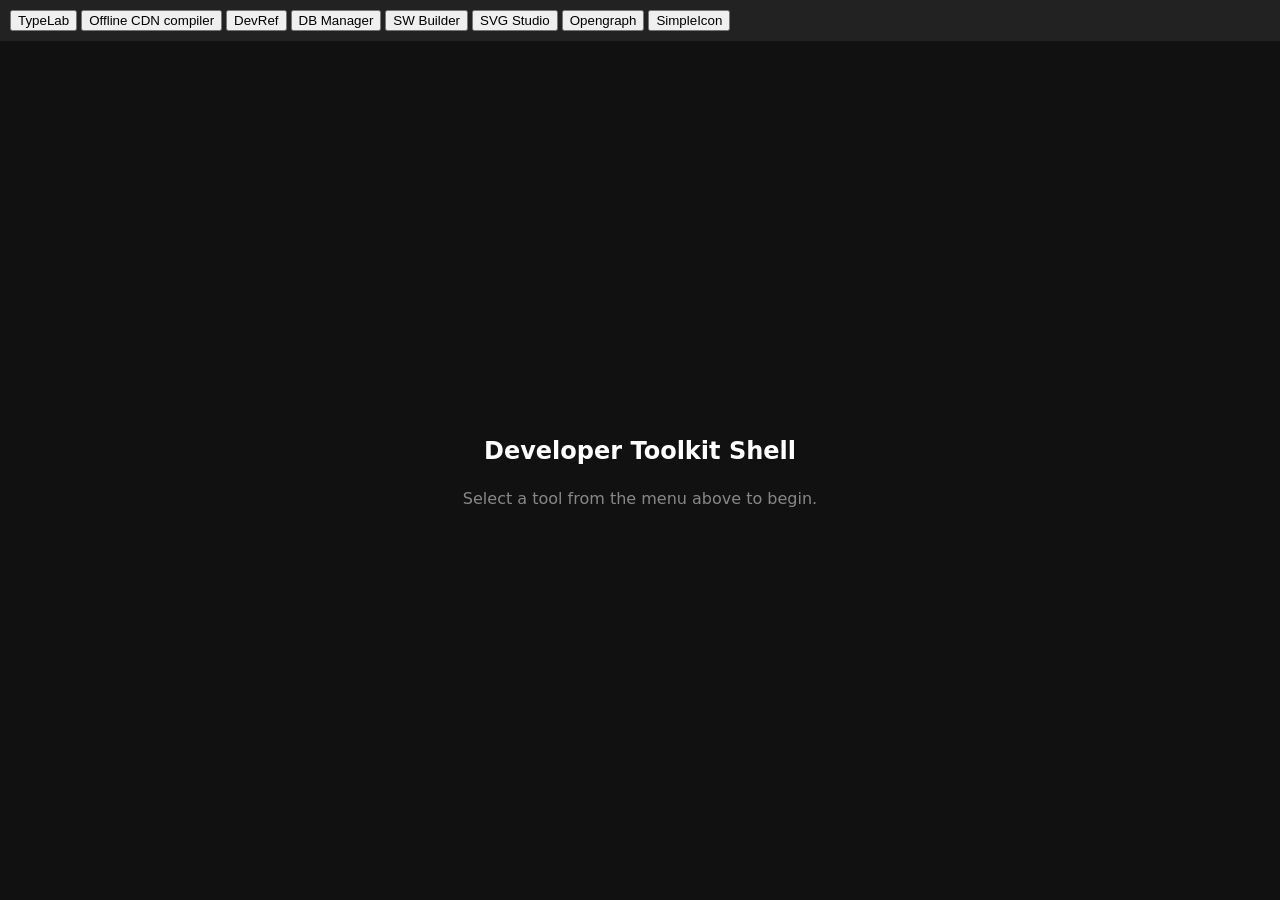
<file: index.html>
<!DOCTYPE html>
<html lang="en">
<head>
      <link rel="manifest" href="./manifest.json">
      <meta name="theme-color" content="#1e1e1e">
      <link rel="icon" type="image/png" sizes="192x192" href="./icon_192.png">
      <link rel="icon" type="image/png" sizes="512x512" href="./icon_512.png">
      <link rel="apple-touch-icon" href="./icon_512.png">
      <script>
        if ('serviceWorker' in navigator) {
          window.addEventListener('load', () => {
            navigator.serviceWorker.register('./sw.js')
              .then(reg => console.log('SW Registered:', reg.scope))
              .catch(err => console.error('SW Failed:', err));
          });
        }
      </script>
  <meta charset="UTF-8">
  <meta name="viewport" content="width=device-width, initial-scale=1.0">
  <title>Dev-in-Dev</title>
</head>
<style>
html, body {
  margin: 0;
  padding: 0;
  height: 100%;
  display: flex;
  flex-direction: column;
  background: #111; /* or your dark theme color */
}

header {
  padding: 10px;
  background: #222;
  flex-shrink: 0; /* Keeps header pinned to its natural height */
}

#tool-frame {
  width: 100%;
  flex: 1; /* Automatically expands iframe to fill remaining height */
  border: none;
}
</style>
<body>
<!-- Example Header Markup -->
<header>
     <button class="nav-btn" data-src="TypeLab.html">TypeLab</button>
  <button class="nav-btn" data-src="compiler.html">Offline CDN compiler</button>
<button class="nav-btn" data-src="devref.html">DevRef</button>
<button class="nav-btn" data-src="DBedit.html">DB Manager</button>
<button class="nav-btn" data-src="SWBuilder.html">SW Builder</button>
<button class="nav-btn" data-src="SVG Studio.html">SVG Studio</button>
<button class="nav-btn" data-src="opengraph.html">Opengraph</button>
<button class="nav-btn" data-src="icons2.html">SimpleIcon</button>
</header>

<iframe id="tool-frame" srcdoc="
  <!DOCTYPE html>
  <html>
    <head>
      <style>
        body {
          background: #111;
          color: #888;
          font-family: system-ui, sans-serif;
          display: flex;
          flex-direction: column;
          align-items: center;
          justify-content: center;
          height: 100vh;
          margin: 0;
          text-align: center;
        }
        h2 { color: #fff; margin-bottom: 8px; }
      </style>
    </head>
    <body>
      <h2>Developer Toolkit Shell</h2>
      <p>Select a tool from the menu above to begin.</p>
    </body>
  </html>
"></iframe>

<!-- Vanilla JS Switcher Script -->
<script>
  const frame = document.getElementById('tool-frame');
  const buttons = document.querySelectorAll('.nav-btn');

  buttons.forEach(btn => {
  btn.addEventListener('click', async (e) => {
    const targetSrc = e.currentTarget.getAttribute('data-src');

    // Remove active class from all buttons, add to clicked button
    buttons.forEach(b => b.classList.remove('active'));
    e.currentTarget.classList.add('active');

    try {
      // Fetch the file text directly and inject as executable HTML
      const response = await fetch(targetSrc);
      const htmlText = await response.text();
      frame.srcdoc = htmlText; 
    } catch (err) {
      // Fallback for standard web servers
      frame.src = targetSrc;
    }
  });
});
</script>

</body>
</html>
</file>
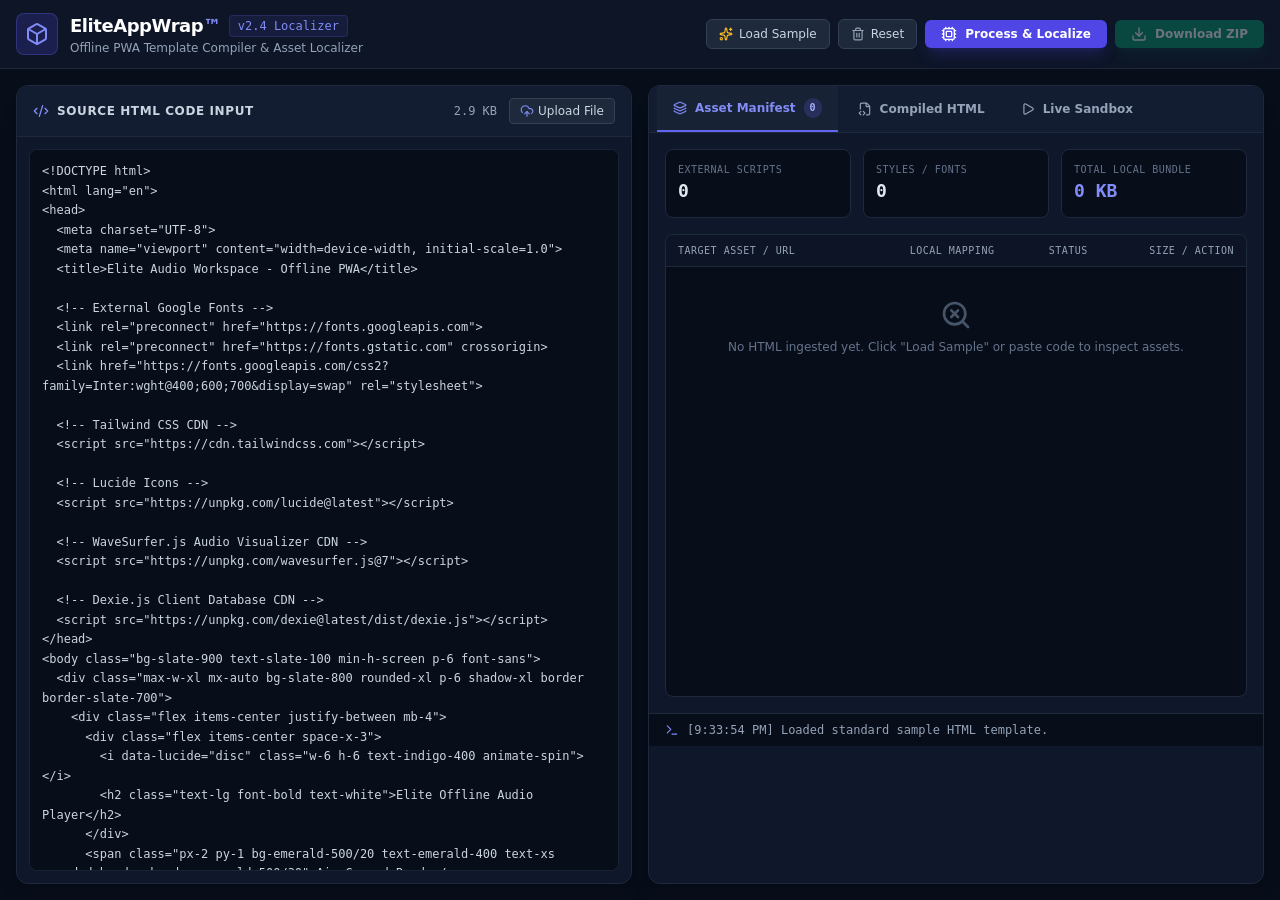
<file: compiler.html>
<!DOCTYPE html>
<html lang="en" class="dark"><head>
  <meta charset="UTF-8">
  <meta name="viewport" content="width=device-width, initial-scale=1.0">
  <title>EliteAppWrap™ | Offline PWA Template Compiler &amp; Asset Localizer</title>
  
  <!-- Tailwind CSS CDN for Compiler UI -->
  <link rel="stylesheet" href="compiler-tailwind.min.css">
  <!-- JSZip Library -->
  <script src="compiler-jszip.min.js"></script>
  <!-- Lucide Icons -->
  <script src="compiler-lucide.js"></script>


  <style>
    /* Custom Scrollbar */
    ::-webkit-scrollbar { width: 6px; height: 6px; }
    ::-webkit-scrollbar-track { background: #0f172a; }
    ::-webkit-scrollbar-thumb { background: #334155; border-radius: 3px; }
    ::-webkit-scrollbar-thumb:hover { background: #475569; }
    
    .drop-active {
      border-color: #6366f1 !important;
      background-color: rgba(99, 102, 241, 0.08) !important;
    }
    
    .tab-active {
      border-bottom: 2px solid #6366f1;
      color: #818cf8;
      background-color: rgba(30, 41, 59, 0.5);
    }
  </style>
</head>
<body class="bg-slate-950 text-slate-200 min-h-screen flex flex-col font-sans antialiased selection:bg-indigo-600 selection:text-white">

  <!-- Header & Toolbar -->
  <header class="border-b border-slate-800 bg-slate-900/90 backdrop-blur sticky top-0 z-40">
    <div class="max-w-7xl mx-auto px-4 py-3 flex flex-wrap items-center justify-between gap-4">
      <div class="flex items-center space-x-3">
        <div class="p-2 bg-indigo-600/20 border border-indigo-500/30 rounded-lg text-indigo-400">
          <i data-lucide="box" class="w-6 h-6"></i>
        </div>
        <div>
          <div class="flex items-center space-x-2">
            <h1 class="font-bold text-lg text-white tracking-tight">EliteAppWrap<span class="text-indigo-400">™</span></h1>
            <span class="px-2 py-0.5 text-xs font-mono bg-indigo-500/10 text-indigo-400 border border-indigo-500/20 rounded">v2.4 Localizer</span>
          </div>
          <p class="text-xs text-slate-400">Offline PWA Template Compiler &amp; Asset Localizer</p>
        </div>
      </div>

      <!-- Action Controls -->
      <div class="flex items-center space-x-2">
        <button id="btn-load-sample" onclick="loadSampleTemplate()" class="px-3 py-1.5 text-xs font-medium bg-slate-800 hover:bg-slate-700 text-slate-300 rounded-md border border-slate-700 transition flex items-center space-x-1.5">
          <i data-lucide="sparkles" class="w-3.5 h-3.5 text-amber-400"></i>
          <span>Load Sample</span>
        </button>
        <button id="btn-clear" onclick="clearWorkspace()" class="px-3 py-1.5 text-xs font-medium bg-slate-800 hover:bg-slate-700 text-slate-300 rounded-md border border-slate-700 transition flex items-center space-x-1.5">
          <i data-lucide="trash-2" class="w-3.5 h-3.5 text-slate-400"></i>
          <span>Reset</span>
        </button>
        <button id="btn-process" onclick="processSourceHtml()" class="px-4 py-1.5 text-xs font-semibold bg-indigo-600 hover:bg-indigo-500 text-white rounded-md shadow-lg shadow-indigo-600/20 transition flex items-center space-x-2">
          <i data-lucide="cpu" class="w-4 h-4"></i>
          <span>Process &amp; Localize</span>
        </button>
        <button id="btn-download" onclick="downloadZipBundle()" disabled="" class="px-4 py-1.5 text-xs font-semibold bg-emerald-600 hover:bg-emerald-500 disabled:opacity-40 disabled:cursor-not-allowed text-white rounded-md shadow-lg shadow-emerald-600/20 transition flex items-center space-x-2">
          <i data-lucide="download" class="w-4 h-4"></i>
          <span>Download ZIP</span>
        </button>
      </div>
    </div>
  </header>

  <!-- Main Dual-Pane Workspace -->
  <main class="flex-1 max-w-7xl w-full mx-auto p-4 grid grid-cols-1 lg:grid-cols-2 gap-4">

    <!-- LEFT PANE: Source Ingestion -->
    <section class="flex flex-col bg-slate-900 border border-slate-800 rounded-xl overflow-hidden shadow-xl">
      <!-- Pane Header -->
      <div class="px-4 py-3 bg-slate-850 border-b border-slate-800 flex items-center justify-between">
        <div class="flex items-center space-x-2">
          <i data-lucide="code-2" class="w-4 h-4 text-indigo-400"></i>
          <span class="text-xs font-semibold uppercase tracking-wider text-slate-300">Source HTML Code Input</span>
        </div>
        <div class="flex items-center space-x-3">
          <span id="source-size-badge" class="text-xs font-mono text-slate-400">0 KB</span>
          <label class="cursor-pointer text-xs bg-slate-800 hover:bg-slate-700 text-slate-300 px-2.5 py-1 rounded border border-slate-700 transition flex items-center space-x-1">
            <i data-lucide="upload-cloud" class="w-3.5 h-3.5 text-indigo-400"></i>
            <span>Upload File</span>
            <input type="file" id="file-input" accept=".html,.htm" onchange="handleFileUpload(event)" class="hidden">
          </label>
        </div>
      </div>

      <!-- File Drop Zone & Textarea Wrapper -->
      <div id="drop-zone" class="relative flex-1 flex flex-col p-3 transition-colors" ondragover="handleDragOver(event)" ondragleave="handleDragLeave(event)" ondrop="handleDrop(event)">
        <textarea id="source-input" placeholder="Paste your single-file HTML code here, or drag &amp; drop an HTML file..." oninput="updateSourceStats()" class="w-full flex-1 min-h-[480px] bg-slate-950 text-slate-300 font-mono text-xs p-3 rounded-lg border border-slate-800/80 focus:outline-none focus:border-indigo-500/50 resize-none leading-relaxed selection:bg-indigo-900/50"></textarea>
      </div>
    </section>

    <!-- RIGHT PANE: Output Inspection & Asset Manifest -->
    <section class="flex flex-col bg-slate-900 border border-slate-800 rounded-xl overflow-hidden shadow-xl">
      
      <!-- Tab Navigation Header -->
      <div class="bg-slate-850 border-b border-slate-800 flex items-center justify-between px-2">
        <div class="flex space-x-1">
          <button id="tab-btn-manifest" onclick="switchTab('manifest')" class="tab-active px-4 py-3 text-xs font-semibold text-slate-300 flex items-center space-x-2 transition">
            <i data-lucide="layers" class="w-3.5 h-3.5"></i>
            <span>Asset Manifest</span>
            <span id="manifest-count-badge" class="px-1.5 py-0.5 text-[10px] bg-indigo-500/20 text-indigo-300 rounded-full font-mono">0</span>
          </button>
          <button id="tab-btn-output" onclick="switchTab('output')" class="px-4 py-3 text-xs font-semibold text-slate-400 hover:text-slate-200 flex items-center space-x-2 transition">
            <i data-lucide="file-code-2" class="w-3.5 h-3.5"></i>
            <span>Compiled HTML</span>
          </button>
          <button id="tab-btn-sandbox" onclick="switchTab('sandbox')" class="px-4 py-3 text-xs font-semibold text-slate-400 hover:text-slate-200 flex items-center space-x-2 transition">
            <i data-lucide="play" class="w-3.5 h-3.5"></i>
            <span>Live Sandbox</span>
          </button>
        </div>

        <button onclick="copyCompiledCode()" id="btn-copy-code" class="hidden text-xs bg-slate-800 hover:bg-slate-700 text-slate-300 px-2.5 py-1 rounded border border-slate-700 transition flex items-center space-x-1 mr-2">
          <i data-lucide="copy" class="w-3.5 h-3.5"></i>
          <span>Copy HTML</span>
        </button>
      </div>

      <!-- Tab 1: Asset Manifest View -->
      <div id="tab-content-manifest" class="flex-1 p-4 flex flex-col space-y-4 overflow-y-auto max-h-[580px]">
        
        <!-- Summary Cards Grid -->
        <div class="grid grid-cols-3 gap-3">
          <div class="p-3 bg-slate-950 border border-slate-800 rounded-lg">
            <span class="text-[10px] uppercase font-mono tracking-wider text-slate-500 block">External Scripts</span>
            <span id="stat-scripts" class="text-lg font-bold text-slate-200 font-mono">0</span>
          </div>
          <div class="p-3 bg-slate-950 border border-slate-800 rounded-lg">
            <span class="text-[10px] uppercase font-mono tracking-wider text-slate-500 block">Styles / Fonts</span>
            <span id="stat-styles" class="text-lg font-bold text-slate-200 font-mono">0</span>
          </div>
          <div class="p-3 bg-slate-950 border border-slate-800 rounded-lg">
            <span class="text-[10px] uppercase font-mono tracking-wider text-slate-500 block">Total Local Bundle</span>
            <span id="stat-bundle-size" class="text-lg font-bold text-indigo-400 font-mono">0 KB</span>
          </div>
        </div>

        <!-- Asset Manifest Table / List -->
        <div class="flex-1 border border-slate-800 rounded-lg bg-slate-950 overflow-hidden flex flex-col">
          <div class="px-3 py-2 bg-slate-850/50 border-b border-slate-800 grid grid-cols-12 text-[10px] font-mono text-slate-400 uppercase tracking-wider">
            <span class="col-span-5">Target Asset / URL</span>
            <span class="col-span-3">Local Mapping</span>
            <span class="col-span-2">Status</span>
            <span class="col-span-2 text-right">Size / Action</span>
          </div>
          <div id="manifest-list" class="divide-y divide-slate-800/60 overflow-y-auto flex-1 max-h-[360px]">
            <!-- Empty state -->
            <div class="p-8 text-center text-slate-500 text-xs flex flex-col items-center justify-center space-y-2">
              <i data-lucide="search-x" class="w-8 h-8 text-slate-600"></i>
              <p>No HTML ingested yet. Click "Load Sample" or paste code to inspect assets.</p>
            </div>
          </div>
        </div>
      </div>

      <!-- Tab 2: Compiled HTML Code View -->
      <div id="tab-content-output" class="hidden flex-1 p-3 flex flex-col">
        <textarea id="compiled-output" readonly="" placeholder="Processed HTML code will appear here..." class="w-full flex-1 min-h-[480px] bg-slate-950 text-emerald-400 font-mono text-xs p-3 rounded-lg border border-slate-800 focus:outline-none resize-none leading-relaxed selection:bg-emerald-950"></textarea>
      </div>

      <!-- Tab 3: Live Sandbox Render View -->
      <div id="tab-content-sandbox" class="hidden flex-1 p-2 flex flex-col">
        <div class="w-full flex-1 min-h-[480px] bg-white rounded-lg overflow-hidden border border-slate-800 relative">
          <iframe id="sandbox-iframe" title="Offline Sandbox Render" class="w-full h-full border-0"></iframe>
        </div>
      </div>

      <!-- Live Activity Log Bar -->
      <div class="border-t border-slate-800 bg-slate-950 px-4 py-2 flex items-center justify-between text-xs font-mono">
        <div class="flex items-center space-x-2 text-slate-400 overflow-hidden">
          <i data-lucide="terminal" class="w-3.5 h-3.5 text-indigo-400 shrink-0"></i>
          <span id="log-status" class="truncate text-slate-400">Idle. Ready for processing.</span>
        </div>
        <div id="progress-bar-container" class="w-24 bg-slate-800 h-1.5 rounded-full overflow-hidden hidden shrink-0">
          <div id="progress-bar-fill" class="bg-indigo-500 h-full w-0 transition-all duration-200"></div>
        </div>
      </div>

    </section>
  </main>

  <!-- Modal: Manual Content Fallback Editor -->
  <div id="modal-override" class="fixed inset-0 bg-slate-950/80 backdrop-blur-sm z-50 flex items-center justify-center hidden p-4">
    <div class="bg-slate-900 border border-slate-800 rounded-xl w-full max-w-2xl shadow-2xl flex flex-col overflow-hidden">
      <div class="px-4 py-3 bg-slate-850 border-b border-slate-800 flex items-center justify-between">
        <div class="flex items-center space-x-2">
          <i data-lucide="edit-3" class="w-4 h-4 text-amber-400"></i>
          <span id="modal-title" class="text-xs font-semibold text-slate-200">Manual Asset Content Override</span>
        </div>
        <button onclick="closeModal()" class="text-slate-400 hover:text-white"><i data-lucide="x" class="w-4 h-4"></i></button>
      </div>
      <div class="p-4 flex flex-col space-y-3">
        <p class="text-xs text-slate-400">
          The asset failed to download automatically (likely due to CORS or network restrictions). Paste the source code manually below:
        </p>
        <textarea id="modal-editor" rows="12" class="w-full bg-slate-950 text-slate-200 font-mono text-xs p-3 rounded-lg border border-slate-800 focus:outline-none focus:border-indigo-500"></textarea>
      </div>
      <div class="px-4 py-3 bg-slate-850 border-t border-slate-800 flex justify-end space-x-2">
        <button onclick="closeModal()" class="px-3 py-1.5 text-xs bg-slate-800 hover:bg-slate-700 text-slate-300 rounded border border-slate-700">Cancel</button>
        <button onclick="saveModalContent()" class="px-3 py-1.5 text-xs bg-indigo-600 hover:bg-indigo-500 text-white font-medium rounded">Save Content</button>
      </div>
    </div>
  </div>

  <!-- Main Workstation JavaScript -->
  <script>
    // App State Store
    let manifest = [];
    let compiledHtmlResult = '';
    let currentActiveAssetIndex = null;

    // Escaped Sample Template to prevent HTML Parser Script Tag collisions
    const SAMPLE_HTML_TEMPLATE = `<!DOCTYPE html>
<html lang="en">
<head>
  <meta charset="UTF-8">
  <meta name="viewport" content="width=device-width, initial-scale=1.0">
  <title>Elite Audio Workspace - Offline PWA</title>
  
  <!-- External Google Fonts -->
  <link rel="preconnect" href="https://fonts.googleapis.com">
  <link rel="preconnect" href="https://fonts.gstatic.com" crossorigin>
  <link href="https://fonts.googleapis.com/css2?family=Inter:wght@400;600;700&display=swap" rel="stylesheet">

  <!-- Tailwind CSS CDN -->
  \u003Cscript src="https://cdn.tailwindcss.com"\u003E\u003C/script\u003E

  <!-- Lucide Icons -->
  \u003Cscript src="https://unpkg.com/lucide@latest"\u003E\u003C/script\u003E

  <!-- WaveSurfer.js Audio Visualizer CDN -->
  \u003Cscript src="https://unpkg.com/wavesurfer.js@7"\u003E\u003C/script\u003E

  <!-- Dexie.js Client Database CDN -->
  \u003Cscript src="https://unpkg.com/dexie@latest/dist/dexie.js"\u003E\u003C/script\u003E
</head>
<body class="bg-slate-900 text-slate-100 min-h-screen p-6 font-sans">
  <div class="max-w-xl mx-auto bg-slate-800 rounded-xl p-6 shadow-xl border border-slate-700">
    <div class="flex items-center justify-between mb-4">
      <div class="flex items-center space-x-3">
        <i data-lucide="disc" class="w-6 h-6 text-indigo-400 animate-spin"></i>
        <h2 class="text-lg font-bold text-white">Elite Offline Audio Player</h2>
      </div>
      <span class="px-2 py-1 bg-emerald-500/20 text-emerald-400 text-xs rounded border border-emerald-500/30">Air-Gapped Ready</span>
    </div>

    <p class="text-xs text-slate-400 mb-4">This template relies on Tailwind CSS, Lucide Icons, WaveSurfer.js, and Dexie.js. EliteAppWrap will localize all assets into a standalone ZIP.</p>

    <div class="p-4 bg-slate-900 rounded-lg border border-slate-700 mb-4 flex items-center justify-center space-x-4">
      <button class="p-3 bg-indigo-600 hover:bg-indigo-500 text-white rounded-full transition shadow">
        <i data-lucide="play" class="w-5 h-5"></i>
      </button>
      <div class="flex-1 bg-slate-800 h-2 rounded-full overflow-hidden">
        <div class="bg-indigo-500 h-full w-2/5"></div>
      </div>
      <span class="text-xs font-mono text-slate-400">01:42</span>
    </div>

    <div class="flex items-center justify-between text-xs text-slate-400 border-t border-slate-700 pt-3">
      <div class="flex items-center space-x-1">
        <i data-lucide="database" class="w-4 h-4 text-slate-500"></i>
        <span>Dexie DB Init: Ready</span>
      </div>
      <div class="flex items-center space-x-1">
        <i data-lucide="wifi-off" class="w-4 h-4 text-emerald-400"></i>
        <span>100% Offline Capable</span>
      </div>
    </div>
  </div>

  \u003Cscript\u003E
    // Initialize Lucide Icons
    if (window.lucide) { lucide.createIcons(); }
    
    // Initialize Dexie.js local database
    if (window.Dexie) {
      const db = new Dexie('OfflineAudioApp');
      db.version(1).stores({ tracks: 'id, title, duration' });
      console.log("Dexie Database initialized successfully offline!");
    }
  \u003C/script\u003E
</body>
</html>`;

    // Initialize UI on DOM load
    document.addEventListener('DOMContentLoaded', () => {
      if (window.lucide) lucide.createIcons();
      loadSampleTemplate();
    });

    function loadSampleTemplate() {
      document.getElementById('source-input').value = SAMPLE_HTML_TEMPLATE;
      updateSourceStats();
      logStatus("Loaded standard sample HTML template.");
    }

    function clearWorkspace() {
      document.getElementById('source-input').value = '';
      document.getElementById('compiled-output').value = '';
      document.getElementById('sandbox-iframe').srcdoc = '';
      manifest = [];
      compiledHtmlResult = '';
      updateSourceStats();
      renderManifestUI();
      document.getElementById('btn-download').disabled = true;
      logStatus("Workspace reset.");
    }

    function updateSourceStats() {
      const source = document.getElementById('source-input').value;
      const bytes = new Blob([source]).size;
      document.getElementById('source-size-badge').innerText = formatBytes(bytes);
    }

    function switchTab(tabName) {
      const tabs = ['manifest', 'output', 'sandbox'];
      tabs.forEach(t => {
        document.getElementById(`tab-content-${t}`).classList.add('hidden');
        document.getElementById(`tab-btn-${t}`).classList.remove('tab-active');
        document.getElementById(`tab-btn-${t}`).classList.add('text-slate-400');
      });

      document.getElementById(`tab-content-${tabName}`).classList.remove('hidden');
      document.getElementById(`tab-btn-${tabName}`).classList.add('tab-active');
      document.getElementById(`tab-btn-${tabName}`).classList.remove('text-slate-400');

      document.getElementById('btn-copy-code').classList.toggle('hidden', tabName !== 'output');

      if (tabName === 'sandbox' && compiledHtmlResult) {
        updateSandboxPreview();
      }
    }

    // Drag and Drop Handling
    function handleDragOver(e) {
      e.preventDefault();
      document.getElementById('drop-zone').classList.add('drop-active');
    }

    function handleDragLeave(e) {
      e.preventDefault();
      document.getElementById('drop-zone').classList.remove('drop-active');
    }

    function handleDrop(e) {
      e.preventDefault();
      document.getElementById('drop-zone').classList.remove('drop-active');
      if (e.dataTransfer.files && e.dataTransfer.files[0]) {
        const file = e.dataTransfer.files[0];
        const reader = new FileReader();
        reader.onload = (evt) => {
          document.getElementById('source-input').value = evt.target.result;
          updateSourceStats();
          logStatus(`Loaded file: ${file.name}`);
        };
        reader.readAsText(file);
      }
    }

    function handleFileUpload(e) {
      const file = e.target.files[0];
      if (file) {
        const reader = new FileReader();
        reader.onload = (evt) => {
          document.getElementById('source-input').value = evt.target.result;
          updateSourceStats();
          logStatus(`Uploaded file: ${file.name}`);
        };
        reader.readAsText(file);
      }
    }

    // Core Processing & Extraction Pipeline
    async function processSourceHtml() {
      const inputHtml = document.getElementById('source-input').value.trim();
      if (!inputHtml) {
        alert("Please enter or upload valid HTML source code.");
        return;
      }

      logStatus("Parsing HTML structure and discovering CDN assets...", true);
      showProgressBar(10);

      const parser = new DOMParser();
      const doc = parser.parseFromString(inputHtml, 'text/html');

      manifest = [];
      let assetCounter = 0;

      // 1. Scan for External Scripts (including Tailwind)
      const scripts = Array.from(doc.querySelectorAll('script[src]'));
      let tailwindAsset = null;

      scripts.forEach(script => {
        const src = script.getAttribute('src');
        if (src.includes('cdn.tailwindcss.com')) {
          tailwindAsset = {
            id: assetCounter++,
            type: 'tailwind',
            originalUrl: src,
            localPath: './tailwind.min.css',
            filename: 'tailwind.min.css',
            status: 'pending',
            content: '',
            size: 0,
            elementRef: script
          };
          manifest.push(tailwindAsset);
        } else if (isExternalUrl(src)) {
          manifest.push({
            id: assetCounter++,
            type: 'script',
            originalUrl: src,
            localPath: `./${deriveFilename(src, 'script')}`,
            filename: deriveFilename(src, 'script'),
            status: 'pending',
            content: '',
            size: 0,
            elementRef: script
          });
        }
      });

      // 2. Scan Stylesheets & Fonts
      const links = Array.from(doc.querySelectorAll('link[rel="stylesheet"], link[href*="fonts.googleapis.com"], link[href*="fonts.gstatic.com"]'));
      links.forEach(link => {
        const href = link.getAttribute('href') || '';
        if (href.includes('fonts.googleapis.com') || href.includes('fonts.gstatic.com')) {
          manifest.push({
            id: assetCounter++,
            type: 'font-fallback',
            originalUrl: href,
            localPath: 'System Font Guard Injected',
            filename: 'System Font Fallback',
            status: 'extracted',
            content: 'SYSTEM_FONT_GUARD',
            size: 0,
            elementRef: link
          });
        } else if (isExternalUrl(href)) {
          manifest.push({
            id: assetCounter++,
            type: 'style',
            originalUrl: href,
            localPath: `./${deriveFilename(href, 'style')}`,
            filename: deriveFilename(href, 'style'),
            status: 'pending',
            content: '',
            size: 0,
            elementRef: link
          });
        }
      });

      renderManifestUI();
      showProgressBar(25);

      // 3. Extract Tailwind Runtime Generated CSS (if detected)
      if (tailwindAsset) {
        logStatus("Mounting offscreen DOM runtime to extract Tailwind CSS...", true);
        try {
          const extractedTailwindCss = await extractTailwindRuntimeCss(inputHtml);
          tailwindAsset.content = extractedTailwindCss;
          tailwindAsset.size = new Blob([extractedTailwindCss]).size;
          tailwindAsset.status = 'success';
          logStatus("Successfully extracted and minified Tailwind runtime CSS.");
        } catch (err) {
          console.error("Tailwind Extraction Error:", err);
          tailwindAsset.status = 'failed';
          tailwindAsset.error = 'Failed to extract runtime CSS';
        }
        renderManifestUI();
      }

      showProgressBar(50);

      // 4. Download External JS & CSS Assets via Fetch
      const totalToFetch = manifest.filter(m => m.status === 'pending').length;
      let fetchedCount = 0;

      for (const asset of manifest) {
        if (asset.status === 'pending') {
          logStatus(`Fetching asset [${fetchedCount + 1}/${totalToFetch}]: ${asset.originalUrl}...`, true);
          await fetchAssetContent(asset);
          fetchedCount++;
          showProgressBar(50 + Math.floor((fetchedCount / (totalToFetch || 1)) * 35));
          renderManifestUI();
        }
      }

      showProgressBar(90);

      // 5. Rewrite Output HTML Document Tags
      logStatus("Rewriting HTML document tags to relative offline paths...");
      
      // Handle Tailwind CDN Replacement
      if (tailwindAsset && tailwindAsset.status === 'success') {
        const tailwindLink = doc.createElement('link');
        tailwindLink.setAttribute('rel', 'stylesheet');
        tailwindLink.setAttribute('href', tailwindAsset.localPath);
        
        const originalScript = doc.querySelector(`script[src="${tailwindAsset.originalUrl}"]`);
        if (originalScript && originalScript.parentNode) {
          originalScript.parentNode.replaceChild(tailwindLink, originalScript);
        }
      }

      // Handle Font Fallbacks Stripping & Injection
      const fontAssets = manifest.filter(m => m.type === 'font-fallback');
      fontAssets.forEach(fontItem => {
        const fontLinks = doc.querySelectorAll(`link[href="${fontItem.originalUrl}"]`);
        fontLinks.forEach(l => l.remove());
      });

      if (fontAssets.length > 0) {
        const fontGuardStyle = doc.createElement('style');
        fontGuardStyle.id = 'system-font-fallback-guard';
        fontGuardStyle.textContent = `
          /* System Font Fallback Guard injected by EliteAppWrap */
          :root, body, html {
            font-family: -apple-system, BlinkMacSystemFont, "Segoe UI", Roboto, Oxygen, Ubuntu, Cantarell, "Fira Sans", "Droid Sans", "Helvetica Neue", sans-serif !important;
          }
        `;
        doc.head.insertBefore(fontGuardStyle, doc.head.firstChild);
      }

      // Handle Relative Path Tag Rewriting for JS / CSS
      manifest.forEach(asset => {
        if (asset.type === 'script' && asset.status === 'success') {
          const scriptTags = doc.querySelectorAll(`script[src="${asset.originalUrl}"]`);
          scriptTags.forEach(s => s.setAttribute('src', asset.localPath));
        } else if (asset.type === 'style' && asset.status === 'success') {
          const styleTags = doc.querySelectorAll(`link[href="${asset.originalUrl}"]`);
          styleTags.forEach(l => l.setAttribute('href', asset.localPath));
        }
      });

      // Serialize Final HTML
      compiledHtmlResult = '<!DOCTYPE html>\n' + doc.documentElement.outerHTML;
      document.getElementById('compiled-output').value = compiledHtmlResult;

      showProgressBar(100);
      setTimeout(hideProgressBar, 600);

      document.getElementById('btn-download').disabled = false;
      logStatus("Localization complete! Offline ZIP bundle ready for export.");
      if (window.lucide) lucide.createIcons();
    }

    // Extract Tailwind Runtime CSS using Offscreen Sandbox Frame
    function extractTailwindRuntimeCss(fullHtml) {
      return new Promise((resolve) => {
        const iframe = document.createElement('iframe');
        iframe.style.position = 'fixed';
        iframe.style.top = '-9999px';
        iframe.style.left = '-9999px';
        iframe.style.width = '1280px';
        iframe.style.height = '800px';
        iframe.style.opacity = '0';
        iframe.style.pointerEvents = 'none';

        document.body.appendChild(iframe);

        const iframeDoc = iframe.contentWindow.document;
        iframeDoc.open();
        iframeDoc.write(fullHtml);
        iframeDoc.close();

        let attempts = 0;
        const maxAttempts = 30; // 3.0s ceiling

        const pollInterval = setInterval(() => {
          attempts++;
          let extractedCss = '';

          const styles = iframeDoc.querySelectorAll('head style, body style');
          styles.forEach(s => {
            const content = s.textContent || '';
            if (content.includes('--tw-') || content.includes('tailwind') || s.id.includes('tailwind') || content.length > 300) {
              extractedCss += content + '\n';
            }
          });

          if (extractedCss.trim().length > 100 || attempts >= maxAttempts) {
            clearInterval(pollInterval);
            if (iframe.parentNode) document.body.removeChild(iframe);

            const minifiedCss = extractedCss
              .replace(/\/\*[\s\S]*?\*\//g, '')
              .replace(/\s+/g, ' ')
              .replace(/\s*([{}:;,])\s*/g, '$1')
              .trim();

            resolve(minifiedCss || '/* Tailwind CSS Extracted Block */');
          }
        }, 100);
      });
    }

    // Fetch Asset Helper with Fallback Handling
    async function fetchAssetContent(asset) {
      try {
        let fetchUrl = asset.originalUrl;
        if (fetchUrl.startsWith('//')) {
          fetchUrl = 'https:' + fetchUrl;
        }

        const res = await fetch(fetchUrl);
        if (!res.ok) throw new Error(`HTTP ${res.status}`);

        const text = await res.text();
        asset.content = text;
        asset.size = new Blob([text]).size;
        asset.status = 'success';
      } catch (err) {
        console.warn(`Fetch failed for ${asset.originalUrl}:`, err);
        asset.status = 'failed';
        asset.error = 'CORS Blocked or Offline';
      }
    }

    // ZIP Package Generation using JSZip
    async function downloadZipBundle() {
      if (!compiledHtmlResult) return;

      logStatus("Packaging localized assets into ZIP archive...", true);
      showProgressBar(30);

      const zip = new JSZip();

      // 1. Add Compiled index.html
      zip.file('index.html', compiledHtmlResult);

      // 2. Add Localized JS / CSS / Tailwind Assets
      let zipCount = 0;
      manifest.forEach(asset => {
        if (asset.content && asset.type !== 'font-fallback') {
          zip.file(asset.filename, asset.content);
          zipCount++;
        }
      });

      showProgressBar(70);

      // 3. Generate Blob and Trigger Download
      const blob = await zip.generateAsync({ type: 'blob' });
      const url = URL.createObjectURL(blob);

      const a = document.createElement('a');
      a.href = url;
      a.download = 'elite-app-offline-bundle.zip';
      document.body.appendChild(a);
      a.click();
      document.body.removeChild(a);
      URL.revokeObjectURL(url);

      showProgressBar(100);
      setTimeout(hideProgressBar, 500);

      logStatus(`Downloaded ZIP archive containing index.html + ${zipCount} localized assets.`);
    }

    // Render Asset Manifest UI
    function renderManifestUI() {
      const container = document.getElementById('manifest-list');
      container.innerHTML = '';

      document.getElementById('manifest-count-badge').innerText = manifest.length;

      let totalScripts = 0;
      let totalStyles = 0;
      let totalBytes = 0;

      manifest.forEach((asset, idx) => {
        if (asset.type === 'script') totalScripts++;
        if (asset.type === 'style' || asset.type === 'tailwind' || asset.type === 'font-fallback') totalStyles++;
        totalBytes += asset.size || 0;

        const row = document.createElement('div');
        row.className = 'px-3 py-2.5 grid grid-cols-12 items-center text-xs hover:bg-slate-900/60 transition';

        let statusBadge = '';
        if (asset.status === 'success') {
          statusBadge = `<span class="px-2 py-0.5 text-[10px] bg-emerald-500/10 text-emerald-400 border border-emerald-500/20 rounded font-medium flex items-center w-fit space-x-1"><i data-lucide="check" class="w-3 h-3"></i><span>Local</span></span>`;
        } else if (asset.status === 'extracted') {
          statusBadge = `<span class="px-2 py-0.5 text-[10px] bg-indigo-500/10 text-indigo-400 border border-indigo-500/20 rounded font-medium flex items-center w-fit space-x-1"><i data-lucide="zap" class="w-3 h-3"></i><span>Extracted</span></span>`;
        } else if (asset.status === 'failed') {
          statusBadge = `<span class="px-2 py-0.5 text-[10px] bg-rose-500/10 text-rose-400 border border-rose-500/20 rounded font-medium flex items-center w-fit space-x-1"><i data-lucide="alert-triangle" class="w-3 h-3"></i><span>Failed</span></span>`;
        } else {
          statusBadge = `<span class="px-2 py-0.5 text-[10px] bg-amber-500/10 text-amber-400 border border-amber-500/20 rounded font-medium flex items-center w-fit space-x-1"><i data-lucide="loader" class="w-3 h-3 animate-spin"></i><span>Pending</span></span>`;
        }

        row.innerHTML = `
          <div class="col-span-5 flex flex-col pr-2 overflow-hidden">
            <span class="font-mono text-slate-200 truncate text-[11px]" title="${escapeHtml(asset.originalUrl)}">${escapeHtml(asset.originalUrl)}</span>
            <span class="text-[10px] text-slate-500 font-mono uppercase">${asset.type}</span>
          </div>
          <div class="col-span-3 font-mono text-slate-400 text-[11px] truncate">
            ${escapeHtml(asset.localPath)}
          </div>
          <div class="col-span-2">
            ${statusBadge}
          </div>
          <div class="col-span-2 text-right font-mono text-slate-400 text-[11px] flex items-center justify-end space-x-2">
            <span>${asset.size > 0 ? formatBytes(asset.size) : '--'}</span>
            ${asset.status === 'failed' ? `<button onclick="openModal(${idx})" class="p-1 hover:bg-slate-800 rounded text-amber-400" title="Manual Code Override"><i data-lucide="edit-3" class="w-3.5 h-3.5"></i></button>` : ''}
          </div>
        `;
        container.appendChild(row);
      });

      document.getElementById('stat-scripts').innerText = totalScripts;
      document.getElementById('stat-styles').innerText = totalStyles;
      document.getElementById('stat-bundle-size').innerText = formatBytes(totalBytes);

      if (window.lucide) lucide.createIcons();
    }

    // Live Sandbox Preview Generator
    function updateSandboxPreview() {
      const iframe = document.getElementById('sandbox-iframe');
      let previewDoc = compiledHtmlResult;
      
      manifest.forEach(asset => {
        if (asset.content) {
          if (asset.type === 'tailwind' || asset.type === 'style') {
            previewDoc = previewDoc.replace(`\u003Clink rel="stylesheet" href="${asset.localPath}"\u003E`, `\u003Cstyle\u003E${asset.content}\u003C/style\u003E`);
          } else if (asset.type === 'script') {
            previewDoc = previewDoc.replace(`\u003Cscript src="${asset.localPath}"\u003E\u003C/script\u003E`, `\u003Cscript\u003E${asset.content}\u003C/script\u003E`);
          }
        }
      });

      iframe.srcdoc = previewDoc;
    }

    // Modal Manual Content Editor for CORS/Failed Assets
    function openModal(index) {
      currentActiveAssetIndex = index;
      const asset = manifest[index];
      document.getElementById('modal-title').innerText = `Manual Override: ${asset.filename}`;
      document.getElementById('modal-editor').value = asset.content || '';
      document.getElementById('modal-override').classList.remove('hidden');
    }

    function closeModal() {
      document.getElementById('modal-override').classList.add('hidden');
      currentActiveAssetIndex = null;
    }

    function saveModalContent() {
      if (currentActiveAssetIndex !== null) {
        const asset = manifest[currentActiveAssetIndex];
        const content = document.getElementById('modal-editor').value;
        asset.content = content;
        asset.size = new Blob([content]).size;
        asset.status = 'success';
        closeModal();
        renderManifestUI();
        logStatus(`Updated manual content override for ${asset.filename}`);
      }
    }

    function copyCompiledCode() {
      const code = document.getElementById('compiled-output').value;
      if (!code) return;
      navigator.clipboard.writeText(code).then(() => {
        logStatus("Compiled HTML copied to clipboard!");
      });
    }

    // Helper Utilities
    function deriveFilename(url, type) {
      try {
        const cleanUrl = url.split('?')[0].split('#')[0];
        const parts = cleanUrl.split('/');
        let name = parts[parts.length - 1];
        if (!name || name.length < 3) {
          name = type === 'script' ? 'script.js' : 'style.css';
        }
        if (type === 'script' && !name.endsWith('.js')) name += '.js';
        if (type === 'style' && !name.endsWith('.css')) name += '.css';
        return name;
      } catch (e) {
        return type === 'script' ? 'asset.js' : 'asset.css';
      }
    }

    function isExternalUrl(url) {
      return url && (url.startsWith('http://') || url.startsWith('https://') || url.startsWith('//'));
    }

    function formatBytes(bytes) {
      if (bytes === 0) return '0 B';
      const k = 1024;
      const sizes = ['B', 'KB', 'MB', 'GB'];
      const i = Math.floor(Math.log(bytes) / Math.log(k));
      return parseFloat((bytes / Math.pow(k, i)).toFixed(1)) + ' ' + sizes[i];
    }

    function escapeHtml(str) {
      return str.replace(/&/g, '&amp;').replace(/</g, '&lt;').replace(/>/g, '&gt;').replace(/"/g, '&quot;');
    }

    function logStatus(msg, isProcessing = false) {
      const logEl = document.getElementById('log-status');
      logEl.innerText = `[${new Date().toLocaleTimeString()}] ${msg}`;
    }

    function showProgressBar(percent) {
      const container = document.getElementById('progress-bar-container');
      const fill = document.getElementById('progress-bar-fill');
      container.classList.remove('hidden');
      fill.style.width = `${percent}%`;
    }

    function hideProgressBar() {
      const container = document.getElementById('progress-bar-container');
      container.classList.add('hidden');
    }
  </script>

</body></html>
</file>
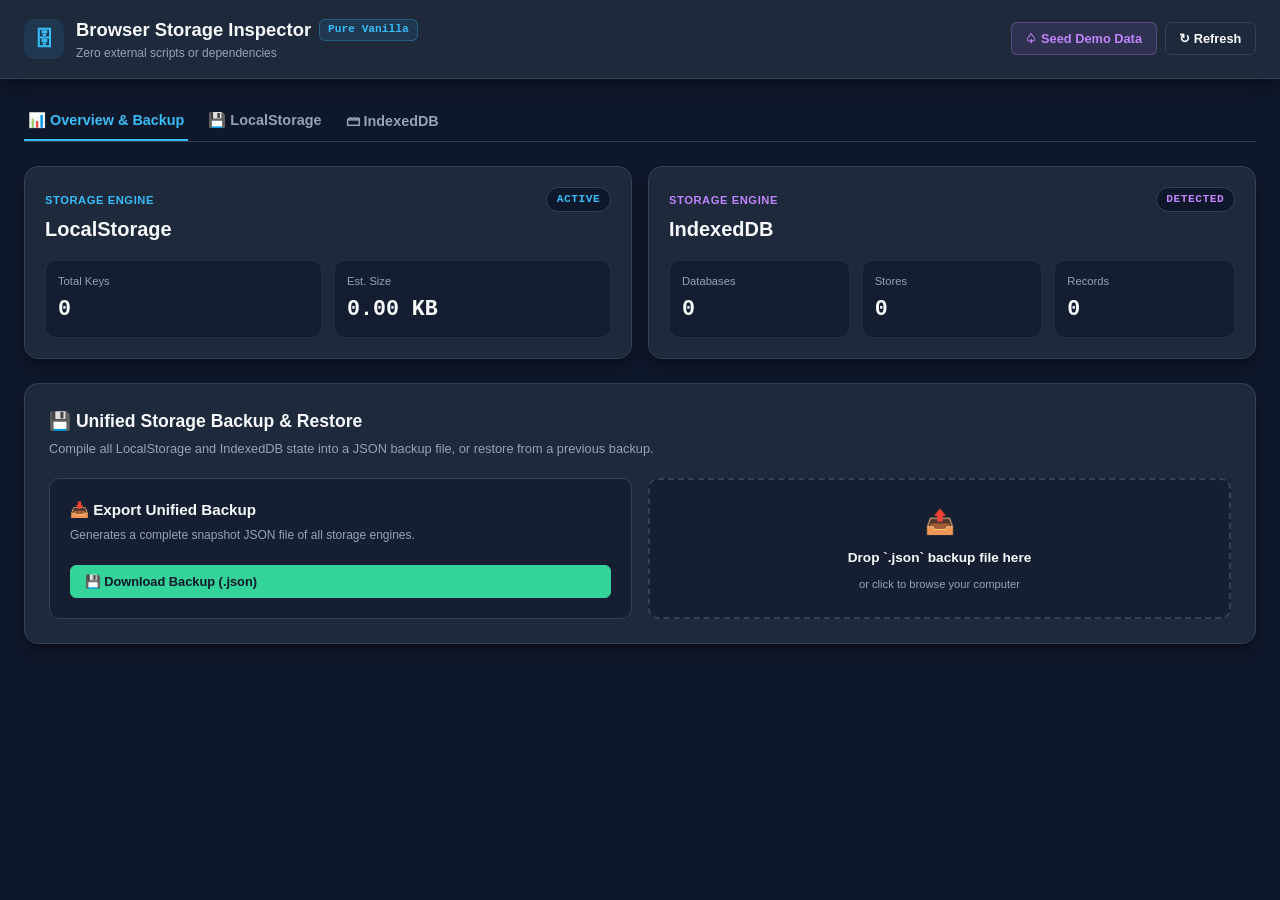
<file: DBedit.html>
<!DOCTYPE html>
<html lang="en">
<head>
    <meta charset="UTF-8">
    <meta name="viewport" content="width=device-width, initial-scale=1.0">
    <title>Browser DB Inspector (Pure Vanilla)</title>
    <style>
        :root {
            --bg-color: #0f172a;
            --card-bg: #1e293b;
            --card-bg-hover: #26334d;
            --border-color: #334155;
            --text-main: #f8fafc;
            --text-muted: #94a3b8;
            --primary: #38bdf8;
            --primary-hover: #0284c7;
            --primary-light: rgba(56, 189, 248, 0.1);
            --purple: #c084fc;
            --purple-light: rgba(192, 132, 252, 0.1);
            --emerald: #34d399;
            --emerald-hover: #059669;
            --emerald-light: rgba(52, 211, 153, 0.1);
            --rose: #f43f5e;
            --rose-hover: #e11d48;
            --rose-light: rgba(244, 63, 94, 0.1);
            --font-sans: -apple-system, BlinkMacSystemFont, "Segoe UI", Roboto, Helvetica, Arial, sans-serif;
            --font-mono: "Fira Code", "JetBrains Mono", Consolas, Monaco, "Courier New", monospace;
            --radius-sm: 6px;
            --radius-md: 10px;
            --radius-lg: 14px;
            --shadow: 0 10px 15px -3px rgba(0, 0, 0, 0.3), 0 4px 6px -4px rgba(0, 0, 0, 0.2);
        }

        * { box-sizing: border-box; margin: 0; padding: 0; }

        body {
            background-color: var(--bg-color);
            color: var(--text-main);
            font-family: var(--font-sans);
            min-height: 100vh;
            display: flex;
            flex-direction: column;
            line-height: 1.5;
        }

        header {
            background-color: var(--card-bg);
            border-bottom: 1px solid var(--border-color);
            padding: 1rem 1.5rem;
            display: flex;
            flex-wrap: wrap;
            justify-content: space-between;
            align-items: center;
            gap: 1rem;
            position: sticky;
            top: 0;
            z-index: 30;
            box-shadow: var(--shadow);
        }

        .logo-group {
            display: flex;
            align-items: center;
            gap: 0.75rem;
        }

        .logo-icon {
            background: var(--primary-light);
            color: var(--primary);
            width: 40px;
            height: 40px;
            border-radius: var(--radius-md);
            display: flex;
            align-items: center;
            justify-content: center;
            font-weight: bold;
            font-size: 1.25rem;
        }

        .logo-text h1 {
            font-size: 1.15rem;
            font-weight: 700;
            display: flex;
            align-items: center;
            gap: 0.5rem;
        }

        .version-tag {
            font-size: 0.7rem;
            font-family: var(--font-mono);
            background: var(--primary-light);
            color: var(--primary);
            padding: 0.1rem 0.5rem;
            border-radius: var(--radius-sm);
            border: 1px solid rgba(56, 189, 248, 0.3);
        }

        .logo-text p {
            font-size: 0.75rem;
            color: var(--text-muted);
        }

        .header-actions {
            display: flex;
            gap: 0.5rem;
            align-items: center;
        }

        .btn {
            background: var(--card-bg);
            color: var(--text-main);
            border: 1px solid var(--border-color);
            padding: 0.5rem 0.85rem;
            border-radius: var(--radius-sm);
            font-size: 0.8rem;
            font-weight: 600;
            cursor: pointer;
            transition: all 0.2s ease;
            display: inline-flex;
            align-items: center;
            gap: 0.4rem;
            text-decoration: none;
        }

        .btn:hover {
            background: var(--card-bg-hover);
            border-color: var(--text-muted);
        }

        .btn-primary {
            background: var(--primary);
            color: #0f172a;
            border-color: var(--primary);
        }

        .btn-primary:hover {
            background: var(--primary-hover);
            border-color: var(--primary-hover);
        }

        .btn-purple {
            background: var(--purple-light);
            color: var(--purple);
            border-color: rgba(192, 132, 252, 0.3);
        }

        .btn-purple:hover {
            background: rgba(192, 132, 252, 0.2);
        }

        .btn-emerald {
            background: var(--emerald);
            color: #0f172a;
            border-color: var(--emerald);
        }

        .btn-emerald:hover {
            background: var(--emerald-hover);
            border-color: var(--emerald-hover);
        }

        .btn-rose {
            background: var(--rose-light);
            color: var(--rose);
            border-color: rgba(244, 63, 94, 0.3);
        }

        .btn-rose:hover {
            background: rgba(244, 63, 94, 0.2);
        }

        .btn-sm {
            padding: 0.25rem 0.5rem;
            font-size: 0.75rem;
        }

        main {
            max-width: 1280px;
            width: 100%;
            margin: 0 auto;
            padding: 1.5rem;
            flex-grow: 1;
            display: flex;
            flex-direction: column;
            gap: 1.5rem;
        }

        .nav-tabs {
            display: flex;
            border-bottom: 1px solid var(--border-color);
            gap: 1rem;
        }

        .tab-btn {
            background: none;
            border: none;
            color: var(--text-muted);
            padding: 0.6rem 0.25rem;
            font-size: 0.9rem;
            font-weight: 600;
            cursor: pointer;
            border-bottom: 2px solid transparent;
            transition: all 0.2s ease;
        }

        .tab-btn:hover {
            color: var(--text-main);
        }

        .tab-btn.active {
            color: var(--primary);
            border-bottom-color: var(--primary);
        }

        .tab-content {
            display: none;
            flex-direction: column;
            gap: 1.5rem;
        }

        .tab-content.active {
            display: flex;
        }

        .cards-grid {
            display: grid;
            grid-template-columns: repeat(auto-fit, minmax(320px, 1fr));
            gap: 1rem;
        }

        .summary-card {
            background: var(--card-bg);
            border: 1px solid var(--border-color);
            border-radius: var(--radius-lg);
            padding: 1.25rem;
            display: flex;
            flex-direction: column;
            gap: 1rem;
            box-shadow: var(--shadow);
            position: relative;
        }

        .card-header {
            display: flex;
            justify-content: space-between;
            align-items: flex-start;
        }

        .card-header span {
            font-size: 0.7rem;
            font-weight: 700;
            text-transform: uppercase;
            letter-spacing: 0.05em;
        }

        .card-header.primary span { color: var(--primary); }
        .card-header.purple span { color: var(--purple); }

        .card-header h3 {
            font-size: 1.25rem;
            margin-top: 0.2rem;
        }

        .status-badge {
            font-size: 0.7rem;
            font-family: var(--font-mono);
            background: var(--bg-color);
            color: var(--text-muted);
            padding: 0.2rem 0.6rem;
            border-radius: 9999px;
            border: 1px solid var(--border-color);
        }

        .metrics-grid {
            display: grid;
            grid-template-columns: repeat(auto-fit, minmax(90px, 1fr));
            gap: 0.75rem;
        }

        .metric-box {
            background: rgba(15, 23, 42, 0.6);
            border: 1px solid rgba(51, 65, 85, 0.5);
            padding: 0.75rem;
            border-radius: var(--radius-md);
        }

        .metric-label {
            font-size: 0.7rem;
            color: var(--text-muted);
            display: block;
            margin-bottom: 0.2rem;
        }

        .metric-value {
            font-size: 1.35rem;
            font-weight: 700;
            font-family: var(--font-mono);
        }

        .module-card {
            background: var(--card-bg);
            border: 1px solid var(--border-color);
            border-radius: var(--radius-lg);
            padding: 1.5rem;
            display: flex;
            flex-direction: column;
            gap: 1.25rem;
            box-shadow: var(--shadow);
        }

        .module-header h3 {
            font-size: 1.1rem;
            display: flex;
            align-items: center;
            gap: 0.5rem;
        }

        .module-header p {
            font-size: 0.8rem;
            color: var(--text-muted);
            margin-top: 0.25rem;
        }

        .backup-grid {
            display: grid;
            grid-template-columns: repeat(auto-fit, minmax(280px, 1fr));
            gap: 1rem;
        }

        .backup-box {
            background: rgba(15, 23, 42, 0.5);
            border: 1px solid var(--border-color);
            border-radius: var(--radius-md);
            padding: 1.25rem;
            display: flex;
            flex-direction: column;
            justify-content: space-between;
            gap: 1rem;
        }

        .dropzone {
            border: 2px dashed var(--border-color);
            border-radius: var(--radius-md);
            padding: 1.5rem;
            text-align: center;
            background: rgba(15, 23, 42, 0.5);
            cursor: pointer;
            transition: all 0.2s ease;
            position: relative;
            display: flex;
            flex-direction: column;
            align-items: center;
            justify-content: center;
            gap: 0.5rem;
        }

        .dropzone:hover, .dropzone.dragover {
            border-color: var(--primary);
            background: var(--primary-light);
        }

        .dropzone input[type="file"] {
            position: absolute;
            inset: 0;
            width: 100%;
            height: 100%;
            opacity: 0;
            cursor: pointer;
        }

        .toolbar {
            background: var(--card-bg);
            border: 1px solid var(--border-color);
            padding: 0.85rem 1rem;
            border-radius: var(--radius-md);
            display: flex;
            flex-wrap: wrap;
            gap: 0.75rem;
            justify-content: space-between;
            align-items: center;
        }

        .input-text, .select-input {
            background: var(--bg-color);
            border: 1px solid var(--border-color);
            color: var(--text-main);
            padding: 0.45rem 0.75rem;
            border-radius: var(--radius-sm);
            font-size: 0.8rem;
            font-family: inherit;
            outline: none;
            transition: border-color 0.2s ease;
        }

        .input-text:focus, .select-input:focus {
            border-color: var(--primary);
        }

        .search-box {
            min-width: 240px;
            flex: 1;
        }

        .table-container {
            background: var(--card-bg);
            border: 1px solid var(--border-color);
            border-radius: var(--radius-md);
            overflow: hidden;
            box-shadow: var(--shadow);
        }

        .table-scroll {
            overflow-x: auto;
        }

        table {
            width: 100%;
            border-collapse: collapse;
            text-align: left;
            font-size: 0.8rem;
        }

        thead {
            background: rgba(15, 23, 42, 0.8);
            border-bottom: 1px solid var(--border-color);
            font-family: var(--font-mono);
            text-transform: uppercase;
            font-size: 0.7rem;
            color: var(--text-muted);
            letter-spacing: 0.05em;
        }

        th, td {
            padding: 0.75rem 1rem;
            border-bottom: 1px solid rgba(51, 65, 85, 0.6);
            vertical-align: top;
        }

        tbody tr:hover {
            background: rgba(15, 23, 42, 0.4);
        }

        tbody tr:last-child td {
            border-bottom: none;
        }

        .code-cell {
            font-family: var(--font-mono);
            word-break: break-all;
        }

        .type-badge {
            display: inline-block;
            padding: 0.15rem 0.4rem;
            border-radius: var(--radius-sm);
            font-size: 0.65rem;
            font-family: var(--font-mono);
            border: 1px solid var(--border-color);
            background: var(--bg-color);
            color: var(--text-muted);
        }

        .type-badge.json {
            background: var(--emerald-light);
            color: var(--emerald);
            border-color: rgba(52, 211, 153, 0.3);
        }

        .json-tree {
            font-family: var(--font-mono);
            font-size: 0.8rem;
            line-height: 1.4;
            max-height: 250px;
            overflow-y: auto;
            background: var(--bg-color);
            padding: 0.5rem 0.75rem;
            border-radius: var(--radius-sm);
            border: 1px solid var(--border-color);
        }

        .json-key { color: var(--primary); }
        .json-string { color: var(--emerald); }
        .json-number { color: var(--purple); }
        .json-boolean { color: #f59e0b; }
        .json-null { color: var(--rose); }

        .tree-node { margin-left: 1rem; }
        .tree-toggle {
            cursor: pointer;
            user-select: none;
            color: var(--text-muted);
            font-weight: bold;
            display: inline-block;
            width: 1rem;
        }
        .tree-toggle:hover { color: var(--text-main); }

        .modal-overlay {
            position: fixed;
            inset: 0;
            background: rgba(2, 6, 23, 0.75);
            backdrop-filter: blur(4px);
            z-index: 50;
            display: flex;
            align-items: center;
            justify-content: center;
            padding: 1rem;
            opacity: 0;
            pointer-events: none;
            transition: opacity 0.2s ease;
        }

        .modal-overlay.open {
            opacity: 1;
            pointer-events: auto;
        }

        .modal {
            background: var(--card-bg);
            border: 1px solid var(--border-color);
            border-radius: var(--radius-lg);
            width: 100%;
            max-width: 540px;
            padding: 1.5rem;
            display: flex;
            flex-direction: column;
            gap: 1rem;
            box-shadow: 0 25px 50px -12px rgba(0, 0, 0, 0.5);
            transform: translateY(10px);
            transition: transform 0.2s ease;
        }

        .modal-overlay.open .modal {
            transform: translateY(0);
        }

        .modal-header {
            display: flex;
            justify-content: space-between;
            align-items: center;
            border-bottom: 1px solid var(--border-color);
            padding-bottom: 0.75rem;
        }

        .modal-header h3 { font-size: 1.1rem; }

        .modal-close {
            background: none;
            border: none;
            color: var(--text-muted);
            font-size: 1.25rem;
            cursor: pointer;
        }

        .modal-close:hover { color: var(--text-main); }

        .form-group {
            display: flex;
            flex-direction: column;
            gap: 0.4rem;
        }

        .form-group label {
            font-size: 0.75rem;
            color: var(--text-muted);
            font-weight: 600;
        }

        .textarea-input {
            background: var(--bg-color);
            border: 1px solid var(--border-color);
            color: var(--text-main);
            padding: 0.6rem;
            border-radius: var(--radius-sm);
            font-family: var(--font-mono);
            font-size: 0.8rem;
            resize: vertical;
            min-height: 120px;
            outline: none;
        }

        .textarea-input:focus { border-color: var(--primary); }

        .modal-footer {
            display: flex;
            justify-content: flex-end;
            gap: 0.5rem;
            padding-top: 0.5rem;
        }

        #toastContainer {
            position: fixed;
            bottom: 1.25rem;
            right: 1.25rem;
            z-index: 60;
            display: flex;
            flex-direction: column;
            gap: 0.5rem;
            pointer-events: none;
        }

        .toast {
            background: var(--card-bg);
            border: 1px solid var(--border-color);
            color: var(--text-main);
            padding: 0.6rem 1rem;
            border-radius: var(--radius-md);
            font-size: 0.8rem;
            box-shadow: var(--shadow);
            opacity: 0;
            transform: translateY(10px);
            transition: all 0.25s ease;
            display: flex;
            align-items: center;
            gap: 0.5rem;
        }

        .toast.show {
            opacity: 1;
            transform: translateY(0);
        }

        .toast.success { border-color: var(--emerald); background: rgba(5, 150, 105, 0.2); }
        .toast.error { border-color: var(--rose); background: rgba(225, 29, 72, 0.2); }
        .toast.info { border-color: var(--primary); background: rgba(2, 132, 199, 0.2); }
    </style>
</head>
<body>

    <header>
        <div class="logo-group">
            <div class="logo-icon">&#128452;</div>
            <div class="logo-text">
                <h1>Browser Storage Inspector <span class="version-tag">Pure Vanilla</span></h1>
                <p>Zero external scripts or dependencies</p>
            </div>
        </div>

        <div class="header-actions">
            <button onclick="generateDemoData()" class="btn btn-purple">
                &#9828; Seed Demo Data
            </button>
            <button onclick="refreshAll()" class="btn">
                &#8635; Refresh
            </button>
        </div>
    </header>

    <main>
        <!-- Navigation Tabs -->
        <div class="nav-tabs">
            <button id="tabBtn-overview" onclick="switchTab('overview')" class="tab-btn active">
                &#128202; Overview & Backup
            </button>
            <button id="tabBtn-localstorage" onclick="switchTab('localstorage')" class="tab-btn">
                &#128190; LocalStorage
            </button>
            <button id="tabBtn-indexeddb" onclick="switchTab('indexeddb')" class="tab-btn">
                &#128451; IndexedDB
            </button>
        </div>

        <!-- TAB 1: OVERVIEW & BACKUP -->
        <section id="tab-overview" class="tab-content active">
            <div class="cards-grid">
                <!-- LocalStorage Summary -->
                <div class="summary-card">
                    <div class="card-header primary">
                        <div>
                            <span>Storage Engine</span>
                            <h3>LocalStorage</h3>
                        </div>
                        <span class="status-badge">Active</span>
                    </div>
                    <div class="metrics-grid">
                        <div class="metric-box">
                            <span class="metric-label">Total Keys</span>
                            <span id="lsCount" class="metric-value">0</span>
                        </div>
                        <div class="metric-box">
                            <span class="metric-label">Est. Size</span>
                            <span id="lsSize" class="metric-value">0 KB</span>
                        </div>
                    </div>
                </div>

                <!-- IndexedDB Summary -->
                <div class="summary-card">
                    <div class="card-header purple">
                        <div>
                            <span>Storage Engine</span>
                            <h3>IndexedDB</h3>
                        </div>
                        <span id="idbBadge" class="status-badge">Detected</span>
                    </div>
                    <div class="metrics-grid">
                        <div class="metric-box">
                            <span class="metric-label">Databases</span>
                            <span id="idbDbCount" class="metric-value">0</span>
                        </div>
                        <div class="metric-box">
                            <span class="metric-label">Stores</span>
                            <span id="idbStoreCount" class="metric-value">0</span>
                        </div>
                        <div class="metric-box">
                            <span class="metric-label">Records</span>
                            <span id="idbRecordCount" class="metric-value">0</span>
                        </div>
                    </div>
                </div>
            </div>

            <!-- Export & Restore Module -->
            <div class="module-card">
                <div class="module-header">
                    <h3>&#128190; Unified Storage Backup & Restore</h3>
                    <p>Compile all LocalStorage and IndexedDB state into a JSON backup file, or restore from a previous backup.</p>
                </div>

                <div class="backup-grid">
                    <div class="backup-box">
                        <div>
                            <h4 style="font-size: 0.95rem; margin-bottom: 0.25rem;">&#128229; Export Unified Backup</h4>
                            <p style="font-size: 0.75rem; color: var(--text-muted);">Generates a complete snapshot JSON file of all storage engines.</p>
                        </div>
                        <button onclick="exportBackup()" class="btn btn-emerald">
                            &#128190; Download Backup (.json)
                        </button>
                    </div>

                    <div class="dropzone" id="dropZone">
                        <input type="file" id="restoreFileInput" accept=".json" onchange="handleFileSelect(event)">
                        <span style="font-size: 1.5rem;">&#128228;</span>
                        <h4 style="font-size: 0.85rem;">Drop `.json` backup file here</h4>
                        <p style="font-size: 0.7rem; color: var(--text-muted);">or click to browse your computer</p>
                    </div>
                </div>
            </div>
        </section>

        <!-- TAB 2: LOCALSTORAGE MANAGER -->
        <section id="tab-localstorage" class="tab-content">
            <div class="toolbar">
                <input type="text" id="lsSearch" oninput="renderLocalStorageTable()" placeholder="Filter keys or values..." class="input-text search-box">
                <div style="display: flex; gap: 0.5rem;">
                    <button onclick="openLSModal()" class="btn btn-primary">&#43; Add Key</button>
                    <button onclick="clearLocalStorage()" class="btn btn-rose">&#128465; Clear LocalStorage</button>
                </div>
            </div>

            <div class="table-container">
                <div class="table-scroll">
                    <table>
                        <thead>
                            <tr>
                                <th style="width: 20%;">Key</th>
                                <th>Value</th>
                                <th style="width: 10%;">Type</th>
                                <th style="width: 10%;">Size</th>
                                <th style="width: 15%; text-align: right;">Actions</th>
                            </tr>
                        </thead>
                        <tbody id="lsTableBody">
                            <!-- Populated dynamically -->
                        </tbody>
                    </table>
                </div>
            </div>
        </section>

        <!-- TAB 3: INDEXEDDB MANAGER -->
        <section id="tab-indexeddb" class="tab-content">
            <div class="toolbar">
                <div style="display: flex; align-items: center; gap: 0.5rem; flex: 1; min-width: 260px;">
                    <label style="font-size: 0.8rem; color: var(--text-muted); font-weight: 600;">Store:</label>
                    <select id="idbSelector" onchange="renderIDBTable()" class="select-input" style="flex: 1;">
                        <!-- Populated dynamically -->
                    </select>
                </div>
                <input type="text" id="idbSearch" oninput="renderIDBTable()" placeholder="Filter records..." class="input-text" style="width: 200px;">
                <div style="display: flex; gap: 0.5rem;">
                    <button onclick="openIDBModal()" class="btn btn-primary">&#43; Add Record</button>
                    <button onclick="clearCurrentIDBStore()" class="btn btn-rose">&#128465; Clear Store</button>
                </div>
            </div>

            <div class="table-container">
                <div class="table-scroll">
                    <table>
                        <thead>
                            <tr>
                                <th style="width: 25%;">Primary Key</th>
                                <th>Record Content</th>
                                <th style="width: 15%; text-align: right;">Actions</th>
                            </tr>
                        </thead>
                        <tbody id="idbTableBody">
                            <!-- Populated dynamically -->
                        </tbody>
                    </table>
                </div>
            </div>
        </section>
    </main>

    <!-- Modal Dialog -->
    <div id="modalOverlay" class="modal-overlay">
        <div class="modal">
            <div class="modal-header">
                <h3 id="modalTitle">Modal Title</h3>
                <button onclick="closeModal()" class="modal-close">&times;</button>
            </div>
            <div class="modal-body" style="display: flex; flex-direction: column; gap: 0.75rem;">
                <div class="form-group">
                    <label id="modalKeyLabel">Key / Primary Key</label>
                    <input type="text" id="modalKey" class="input-text code-cell">
                </div>
                <div class="form-group">
                    <label>Value (Plain Text or JSON)</label>
                    <textarea id="modalValue" class="textarea-input"></textarea>
                </div>
            </div>
            <div class="modal-footer">
                <button onclick="closeModal()" class="btn">Cancel</button>
                <button id="modalSaveBtn" onclick="saveModalData()" class="btn btn-primary">Save Record</button>
            </div>
        </div>
    </div>

    <!-- Toast Notification Container -->
    <div id="toastContainer"></div>

    <script>
        let currentTab = 'overview';
        let idbDataCache = {}; 
        let activeModalMode = null; // 'ls' or 'idb'
        let editingLSKey = null;

        window.addEventListener('DOMContentLoaded', () => {
            refreshAll();
            setupDragAndDrop();
        });

        function switchTab(tabId) {
            currentTab = tabId;
            document.querySelectorAll('.tab-btn').forEach(btn => btn.classList.remove('active'));
            document.querySelectorAll('.tab-content').forEach(c => c.classList.remove('active'));

            const targetBtn = document.getElementById(`tabBtn-${tabId}`);
            const targetContent = document.getElementById(`tab-${tabId}`);

            if (targetBtn) targetBtn.classList.add('active');
            if (targetContent) targetContent.classList.add('active');

            if (tabId === 'localstorage') renderLocalStorageTable();
            if (tabId === 'indexeddb') renderIDBTable();
        }

        async function refreshAll() {
            updateLocalStorageOverview();
            await scanIndexedDB();

            if (currentTab === 'localstorage') renderLocalStorageTable();
            if (currentTab === 'indexeddb') renderIDBTable();
        }

        function updateLocalStorageOverview() {
            const count = localStorage.length;
            let totalBytes = 0;

            for (let i = 0; i < count; i++) {
                const key = localStorage.key(i);
                const val = localStorage.getItem(key);
                totalBytes += (key.length + (val ? val.length : 0)) * 2;
            }

            const kb = (totalBytes / 1024).toFixed(2);
            document.getElementById('lsCount').innerText = count;
            document.getElementById('lsSize').innerText = `${kb} KB`;
        }

        function renderLocalStorageTable() {
            updateLocalStorageOverview();
            const tbody = document.getElementById('lsTableBody');
            const query = (document.getElementById('lsSearch').value || '').toLowerCase();
            tbody.innerHTML = '';

            const keys = [];
            for (let i = 0; i < localStorage.length; i++) {
                keys.push(localStorage.key(i));
            }

            const filtered = keys.filter(k => {
                const v = localStorage.getItem(k) || '';
                return k.toLowerCase().includes(query) || v.toLowerCase().includes(query);
            });

            if (filtered.length === 0) {
                tbody.innerHTML = `<tr><td colspan="5" style="text-align:center; color: var(--text-muted); padding: 2rem;">No matching LocalStorage entries found</td></tr>`;
                return;
            }

            filtered.forEach(key => {
                const val = localStorage.getItem(key);
                const byteSize = (key.length + (val ? val.length : 0)) * 2;
                const parsed = safeJSONParse(val);

                const tr = document.createElement('tr');
                
                let valueContentHTML = '';
                if (parsed.isJSON) {
                    valueContentHTML = renderJSONTree(parsed.data);
                } else {
                    valueContentHTML = `<div class="code-cell" style="max-height: 120px; overflow-y: auto;">${escapeHTML(val)}</div>`;
                }

                tr.innerHTML = `
                    <td class="code-cell" style="font-weight: 600; color: var(--primary);">${escapeHTML(key)}</td>
                    <td>${valueContentHTML}</td>
                    <td><span class="type-badge ${parsed.isJSON ? 'json' : ''}">${parsed.isJSON ? 'JSON' : typeof parsed.data}</span></td>
                    <td style="color: var(--text-muted); font-family: var(--font-mono);">${byteSize} B</td>
                    <td style="text-align: right;">
                        <button onclick="copyToClipboard('${escapeJs(val)}')" class="btn btn-sm">&#128203;</button>
                        <button onclick="editLSItem('${escapeJs(key)}')" class="btn btn-sm">&#9998;</button>
                        <button onclick="deleteLSItem('${escapeJs(key)}')" class="btn btn-sm btn-rose">&#128465;</button>
                    </td>
                `;
                tbody.appendChild(tr);
            });
        }

        function deleteLSItem(key) {
            localStorage.removeItem(key);
            showToast(`Deleted key: "${key}"`, 'info');
            renderLocalStorageTable();
        }

        function clearLocalStorage() {
            if (confirm('Are you sure you want to clear ALL LocalStorage keys?')) {
                localStorage.clear();
                showToast('LocalStorage cleared', 'info');
                renderLocalStorageTable();
            }
        }

        async function scanIndexedDB() {
            idbDataCache = {};
            const selector = document.getElementById('idbSelector');
            const prevSelected = selector.value;
            selector.innerHTML = '';

            if (!('indexedDB' in window) || !indexedDB.databases) {
                document.getElementById('idbBadge').innerText = 'Not Supported';
                return;
            }

            try {
                const dbs = await indexedDB.databases();
                document.getElementById('idbDbCount').innerText = dbs.length;

                let totalStores = 0;
                let totalRecords = 0;

                for (const dbInfo of dbs) {
                    if (!dbInfo.name) continue;
                    const db = await openIDB(dbInfo.name);
                    const storeNames = Array.from(db.objectStoreNames);
                    totalStores += storeNames.length;

                    for (const storeName of storeNames) {
                        const records = await getAllIDBRecords(db, storeName);
                        const key = `${dbInfo.name}|${storeName}`;
                        idbDataCache[key] = records;
                        totalRecords += records.length;

                        const option = document.createElement('option');
                        option.value = key;
                        option.textContent = `${dbInfo.name} ➔ ${storeName} (${records.length} items)`;
                        selector.appendChild(option);
                    }
                    db.close();
                }

                document.getElementById('idbStoreCount').innerText = totalStores;
                document.getElementById('idbRecordCount').innerText = totalRecords;

                if (prevSelected && idbDataCache[prevSelected]) {
                    selector.value = prevSelected;
                }
            } catch (e) {
                console.error("IndexedDB scan failed:", e);
                showToast("Failed scanning IndexedDB databases", "error");
            }
        }

        function renderIDBTable() {
            const selector = document.getElementById('idbSelector');
            const tbody = document.getElementById('idbTableBody');
            const query = (document.getElementById('idbSearch').value || '').toLowerCase();
            tbody.innerHTML = '';

            const selectedKey = selector.value;
            if (!selectedKey || !idbDataCache[selectedKey]) {
                tbody.innerHTML = `<tr><td colspan="3" style="text-align:center; color: var(--text-muted); padding: 2rem;">No IndexedDB store selected or available</td></tr>`;
                return;
            }

            const records = idbDataCache[selectedKey];
            const filtered = records.filter(item => {
                const keyStr = String(item.key).toLowerCase();
                const valStr = JSON.stringify(item.value).toLowerCase();
                return keyStr.includes(query) || valStr.includes(query);
            });

            if (filtered.length === 0) {
                tbody.innerHTML = `<tr><td colspan="3" style="text-align:center; color: var(--text-muted); padding: 2rem;">No matching records found in store</td></tr>`;
                return;
            }

            filtered.forEach(item => {
                const tr = document.createElement('tr');
                tr.innerHTML = `
                    <td class="code-cell" style="color: var(--purple); font-weight: 600;">${escapeHTML(String(item.key))}</td>
                    <td>${renderJSONTree(item.value)}</td>
                    <td style="text-align: right;">
                        <button onclick="copyToClipboard('${escapeJs(JSON.stringify(item.value))}')" class="btn btn-sm">&#128203;</button>
                        <button onclick="deleteIDBRecord('${selectedKey}', '${escapeJs(item.key)}')" class="btn btn-sm btn-rose">&#128465;</button>
                    </td>
                `;
                tbody.appendChild(tr);
            });
        }

        async function deleteIDBRecord(storeKey, recKey) {
            const [dbName, storeName] = storeKey.split('|');
            const db = await openIDB(dbName);
            const tx = db.transaction(storeName, 'readwrite');
            const store = tx.objectStore(storeName);
            
            // Try numeric conversion if applicable
            const keyToDel = !isNaN(recKey) ? Number(recKey) : recKey;
            store.delete(keyToDel);

            tx.oncomplete = async () => {
                db.close();
                showToast(`Deleted record "${recKey}"`, 'info');
                await scanIndexedDB();
                renderIDBTable();
            };
        }

        async function clearCurrentIDBStore() {
            const selector = document.getElementById('idbSelector');
            if (!selector.value) return;

            if (confirm(`Clear all items in store "${selector.value}"?`)) {
                const [dbName, storeName] = selector.value.split('|');
                const db = await openIDB(dbName);
                const tx = db.transaction(storeName, 'readwrite');
                tx.objectStore(storeName).clear();

                tx.oncomplete = async () => {
                    db.close();
                    showToast(`Store cleared`, 'info');
                    await scanIndexedDB();
                    renderIDBTable();
                };
            }
        }

        async function exportBackup() {
            showToast('Generating storage backup...', 'info');

            const backup = {
                metadata: {
                    timestamp: new Date().toISOString(),
                    origin: window.location.origin
                },
                localStorage: {},
                indexedDB: {}
            };

            for (let i = 0; i < localStorage.length; i++) {
                const k = localStorage.key(i);
                backup.localStorage[k] = localStorage.getItem(k);
            }

            if ('indexedDB' in window && indexedDB.databases) {
                const dbs = await indexedDB.databases();
                for (const dbInfo of dbs) {
                    if (!dbInfo.name) continue;
                    backup.indexedDB[dbInfo.name] = {};
                    const db = await openIDB(dbInfo.name);
                    for (const storeName of Array.from(db.objectStoreNames)) {
                        backup.indexedDB[dbInfo.name][storeName] = await getAllIDBRecords(db, storeName);
                    }
                    db.close();
                }
            }

            const jsonStr = JSON.stringify(backup, null, 2);
            const blob = new Blob([jsonStr], { type: 'application/json' });
            const url = URL.createObjectURL(blob);

            const a = document.createElement('a');
            a.href = url;
            a.download = `browser-db-backup-${new Date().toISOString().slice(0,10)}.json`;
            document.body.appendChild(a);
            a.click();
            document.body.removeChild(a);
            URL.revokeObjectURL(url);

            showToast('Backup JSON downloaded!', 'success');
        }

        function setupDragAndDrop() {
            const dropZone = document.getElementById('dropZone');
            ['dragenter', 'dragover'].forEach(name => {
                dropZone.addEventListener(name, (e) => { e.preventDefault(); dropZone.classList.add('dragover'); });
            });
            ['dragleave', 'drop'].forEach(name => {
                dropZone.addEventListener(name, (e) => { e.preventDefault(); dropZone.classList.remove('dragover'); });
            });
            dropZone.addEventListener('drop', (e) => {
                const files = e.dataTransfer.files;
                if (files.length) processRestoreFile(files[0]);
            });
        }

        function handleFileSelect(e) {
            const files = e.target.files;
            if (files.length) processRestoreFile(files[0]);
        }

        function processRestoreFile(file) {
            const reader = new FileReader();
            reader.onload = async (e) => {
                try {
                    const data = JSON.parse(e.target.result);
                    if (confirm('Restore backup into browser storage? Existing entries will be merged.')) {
                        if (data.localStorage) {
                            Object.entries(data.localStorage).forEach(([k, v]) => localStorage.setItem(k, v));
                        }

                        if (data.indexedDB) {
                            for (const [dbName, stores] of Object.entries(data.indexedDB)) {
                                const storeNames = Object.keys(stores);
                                const db = await openIDBWithStores(dbName, storeNames);

                                for (const [storeName, records] of Object.entries(stores)) {
                                    const tx = db.transaction(storeName, 'readwrite');
                                    const store = tx.objectStore(storeName);
                                    records.forEach(rec => store.put(rec.value, rec.key));
                                }
                                db.close();
                            }
                        }

                        showToast('Restore completed successfully!', 'success');
                        refreshAll();
                    }
                } catch (err) {
                    showToast('Failed to parse backup JSON file', 'error');
                }
            };
            reader.readAsText(file);
        }

        async function generateDemoData() {
            localStorage.setItem('user_settings', JSON.stringify({ theme: 'dark', notifications: true, lang: 'en-US' }));
            localStorage.setItem('auth_token', 'eyJhbGciOiJIUzI1NiIsInR5cCI6IkpXVCJ9.demo_payload');

            const db = await openIDBWithStores('AppDemoDB', ['users', 'settings']);
            
            const tx1 = db.transaction('users', 'readwrite');
            tx1.objectStore('users').put({ name: 'Alice Smith', role: 'Developer', active: true }, 101);
            tx1.objectStore('users').put({ name: 'Bob Jones', role: 'Designer', active: false }, 102);

            const tx2 = db.transaction('settings', 'readwrite');
            tx2.objectStore('settings').put({ key: 'app_version', value: '2.4.0' }, 'v_key');
            tx2.objectStore('settings').put({ key: 'maintenance_mode', value: false }, 'm_key');

            db.close();

            showToast('Demo mock data populated!', 'success');
            refreshAll();
        }

        function openLSModal() {
            activeModalMode = 'ls';
            editingLSKey = null;
            document.getElementById('modalTitle').innerText = 'Add LocalStorage Item';
            document.getElementById('modalKeyLabel').innerText = 'Key Name';
            document.getElementById('modalKey').value = '';
            document.getElementById('modalKey').disabled = false;
            document.getElementById('modalValue').value = '';
            document.getElementById('modalOverlay').classList.add('open');
        }

        function editLSItem(key) {
            activeModalMode = 'ls';
            editingLSKey = key;
            document.getElementById('modalTitle').innerText = 'Edit LocalStorage Item';
            document.getElementById('modalKeyLabel').innerText = 'Key Name';
            document.getElementById('modalKey').value = key;
            document.getElementById('modalKey').disabled = true;
            document.getElementById('modalValue').value = localStorage.getItem(key) || '';
            document.getElementById('modalOverlay').classList.add('open');
        }

        function openIDBModal() {
            const selector = document.getElementById('idbSelector');
            if (!selector.value) {
                showToast('No active IndexedDB store selected', 'error');
                return;
            }

            activeModalMode = 'idb';
            document.getElementById('modalTitle').innerText = 'Add Record to IndexedDB';
            document.getElementById('modalKeyLabel').innerText = 'Primary Key';
            document.getElementById('modalKey').value = '';
            document.getElementById('modalKey').disabled = false;
            document.getElementById('modalValue').value = '{\n  "example": "data"\n}';
            document.getElementById('modalOverlay').classList.add('open');
        }

        function closeModal() {
            document.getElementById('modalOverlay').classList.remove('open');
        }

        async function saveModalData() {
            const key = document.getElementById('modalKey').value.trim();
            const valStr = document.getElementById('modalValue').value;

            if (!key) {
                showToast('Key cannot be empty', 'error');
                return;
            }

            if (activeModalMode === 'ls') {
                localStorage.setItem(key, valStr);
                showToast(`Saved LocalStorage key: "${key}"`, 'success');
                renderLocalStorageTable();
            } else if (activeModalMode === 'idb') {
                const selector = document.getElementById('idbSelector');
                const [dbName, storeName] = selector.value.split('|');
                const parsed = safeJSONParse(valStr);

                const db = await openIDB(dbName);
                const tx = db.transaction(storeName, 'readwrite');
                const store = tx.objectStore(storeName);

                const recKey = !isNaN(key) ? Number(key) : key;
                store.put(parsed.data, recKey);

                tx.oncomplete = async () => {
                    db.close();
                    showToast(`Saved record to store`, 'success');
                    await scanIndexedDB();
                    renderIDBTable();
                };
            }

            closeModal();
        }

        /* JSON Collapsible Tree Builder */
        function renderJSONTree(obj) {
            const treeContainer = document.createElement('div');
            treeContainer.className = 'json-tree';
            treeContainer.appendChild(buildTreeNode(obj));
            return treeContainer.outerHTML;
        }

        function buildTreeNode(val, key = null) {
            const node = document.createElement('div');
            const keySpan = key !== null ? `<span class="json-key">"${escapeHTML(key)}": </span>` : '';

            if (val === null) {
                node.innerHTML = `${keySpan}<span class="json-null">null</span>`;
            } else if (typeof val === 'boolean') {
                node.innerHTML = `${keySpan}<span class="json-boolean">${val}</span>`;
            } else if (typeof val === 'number') {
                node.innerHTML = `${keySpan}<span class="json-number">${val}</span>`;
            } else if (typeof val === 'string') {
                node.innerHTML = `${keySpan}<span class="json-string">"${escapeHTML(val)}"</span>`;
            } else if (typeof val === 'object') {
                const isArray = Array.isArray(val);
                const openBracket = isArray ? '[' : '{';
                const closeBracket = isArray ? ']' : '}';
                const keys = Object.keys(val);

                if (keys.length === 0) {
                    node.innerHTML = `${keySpan}${openBracket}${closeBracket}`;
                } else {
                    node.innerHTML = `${keySpan}<span>${openBracket}</span>`;
                    const childrenContainer = document.createElement('div');
                    childrenContainer.className = 'tree-node';

                    keys.forEach(k => {
                        childrenContainer.appendChild(buildTreeNode(val[k], k));
                    });

                    node.appendChild(childrenContainer);
                    node.insertAdjacentHTML('beforeend', `<span>${closeBracket}</span>`);
                }
            }
            return node;
        }

        /* IndexedDB Helpers */
        function openIDB(dbName) {
            return new Promise((resolve, reject) => {
                const req = indexedDB.open(dbName);
                req.onsuccess = () => resolve(req.result);
                req.onerror = () => reject(req.error);
            });
        }

        function openIDBWithStores(dbName, storeNames) {
            return new Promise((resolve, reject) => {
                const req = indexedDB.open(dbName, Date.now());
                req.onupgradeneeded = (e) => {
                    const db = e.target.result;
                    storeNames.forEach(s => {
                        if (!db.objectStoreNames.contains(s)) db.createObjectStore(s);
                    });
                };
                req.onsuccess = () => resolve(req.result);
                req.onerror = () => reject(req.error);
            });
        }

        function getAllIDBRecords(db, storeName) {
            return new Promise((resolve) => {
                const records = [];
                const tx = db.transaction(storeName, 'readonly');
                const store = tx.objectStore(storeName);
                const req = store.openCursor();

                req.onsuccess = (e) => {
                    const cursor = e.target.result;
                    if (cursor) {
                        records.push({ key: cursor.key, value: cursor.value });
                        cursor.continue();
                    } else {
                        resolve(records);
                    }
                };
                req.onerror = () => resolve([]);
            });
        }

        function safeJSONParse(str) {
            try {
                const data = JSON.parse(str);
                return { isJSON: typeof data === 'object' && data !== null, data };
            } catch (e) {
                return { isJSON: false, data: str };
            }
        }

        function escapeHTML(str) {
            return String(str)
                .replace(/&/g, "&amp;")
                .replace(/</g, "&lt;")
                .replace(/>/g, "&gt;")
                .replace(/"/g, "&quot;")
                .replace(/'/g, "&#039;");
        }

        function escapeJs(str) {
            return String(str).replace(/\\/g, '\\\\').replace(/'/g, "\\'").replace(/"/g, '\\"');
        }

        function copyToClipboard(text) {
            const textarea = document.createElement('textarea');
            textarea.value = text;
            document.body.appendChild(textarea);
            textarea.select();
            document.execCommand('copy');
            document.body.removeChild(textarea);
            showToast('Copied to clipboard!', 'info');
        }

        function showToast(msg, type = 'info') {
            const container = document.getElementById('toastContainer');
            const toast = document.createElement('div');
            toast.className = `toast ${type}`;
            toast.innerText = msg;

            container.appendChild(toast);

            setTimeout(() => toast.classList.add('show'), 10);
            setTimeout(() => {
                toast.classList.remove('show');
                setTimeout(() => toast.remove(), 300);
            }, 2500);
        }
    </script>
</body>
</html>
</file>
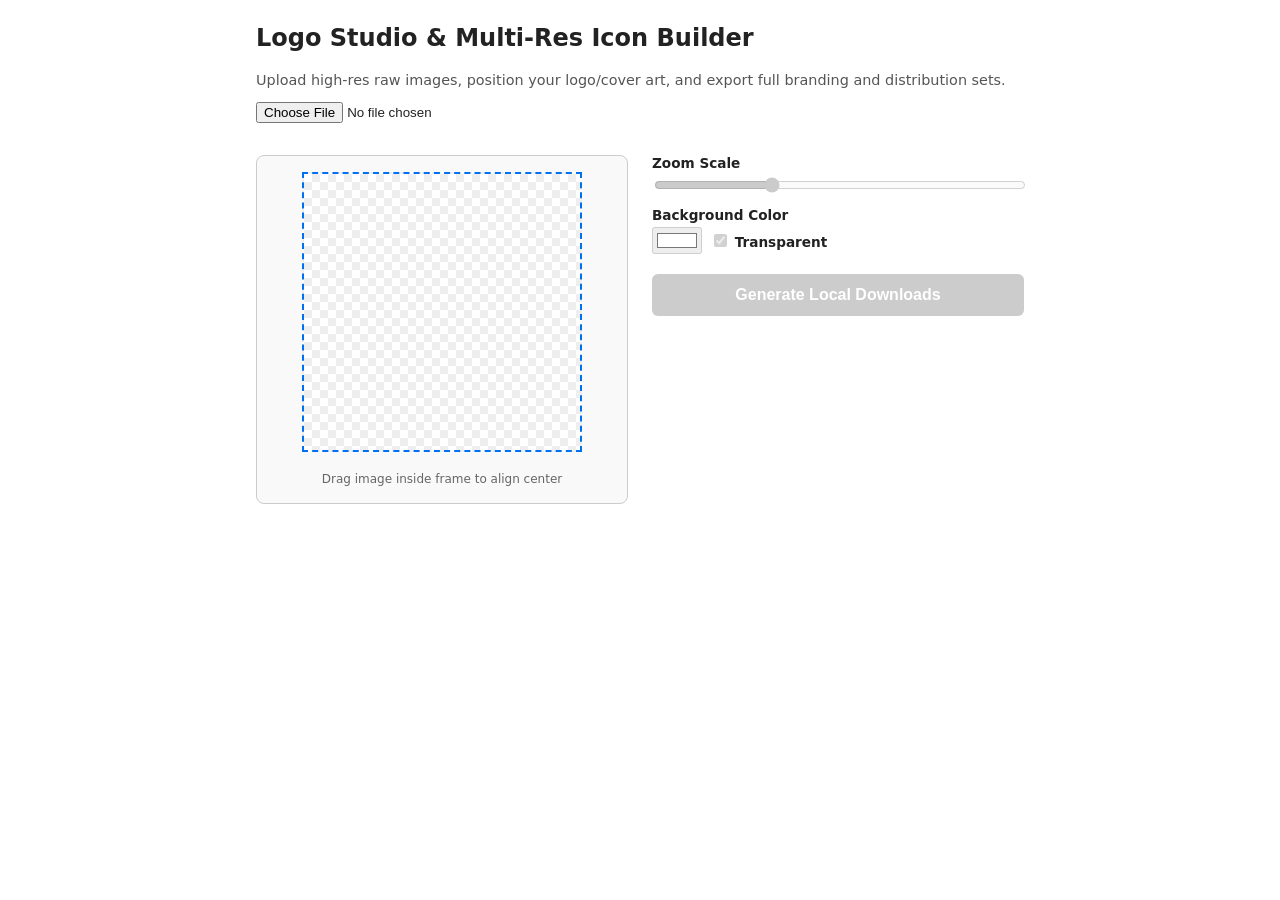
<file: icons2.html>
<!DOCTYPE html>
<html lang="en">
<head>
  <meta charset="UTF-8">
  <title>Logo Design & Icon Studio</title>
  <style>
    * { box-sizing: border-box; }
    body { font-family: system-ui, sans-serif; max-width: 800px; margin: 1.5rem auto; padding: 0 1rem; color: #222; }
    .studio-grid { display: grid; grid-template-columns: 1fr 1fr; gap: 1.5rem; margin-top: 1rem; }
    @media (max-width: 600px) { .studio-grid { grid-template-columns: 1fr; } }

    .editor-box { border: 1px solid #ccc; border-radius: 8px; padding: 1rem; background: #f9f9f9; text-align: center; }
    .canvas-container { position: relative; width: 280px; height: 280px; margin: 0 auto 1rem; border: 2px dashed #0070f3; cursor: grab; overflow: hidden; background-color: #fff; background-image: repeating-linear-gradient(45deg, #eee 25%, transparent 25%, transparent 75%, #eee 75%, #eee), repeating-linear-gradient(45deg, #eee 25%, #fff 25%, #fff 75%, #eee 75%, #eee); background-size: 16px 16px; background-position: 0 0, 8px 8px; }
    .canvas-container:active { cursor: grabbing; }
    canvas#viewport { display: block; width: 100%; height: 100%; }

    .controls { display: flex; flex-direction: column; gap: 0.75rem; text-align: left; }
    .control-group { display: flex; flex-direction: column; gap: 0.25rem; font-size: 0.85rem; font-weight: bold; }
    input[type="range"] { width: 100%; }

    .btn { padding: 0.75rem 1rem; font-size: 1rem; font-weight: bold; color: #fff; background: #0070f3; border: none; border-radius: 6px; cursor: pointer; width: 100%; margin-top: 0.5rem; }
    .btn:disabled { background: #ccc; cursor: not-allowed; }

    #output { margin-top: 1.5rem; display: flex; flex-direction: column; gap: 0.5rem; }
    .icon-row { display: flex; align-items: center; justify-content: space-between; padding: 0.6rem; border: 1px solid #eee; border-radius: 6px; background: #fff; }
    .badge { font-size: 0.75rem; background: #e0e0e0; padding: 2px 6px; border-radius: 4px; font-weight: normal; }
  </style>
</head>
<body>

  <h2>Logo Studio & Multi-Res Icon Builder</h2>
  <p style="font-size: 0.9rem; color: #555;">Upload high-res raw images, position your logo/cover art, and export full branding and distribution sets.</p>

  <input type="file" id="imageInput" accept="image/*" style="margin-bottom: 1rem;">

  <div class="studio-grid">
    <div class="editor-box">
      <div class="canvas-container" id="canvasContainer">
        <canvas id="viewport" width="280" height="280"></canvas>
      </div>
      <span style="font-size: 0.75rem; color: #666;">Drag image inside frame to align center</span>
    </div>

    <div class="controls">
      <div class="control-group">
        <label for="zoom">Zoom Scale</label>
        <input type="range" id="zoom" min="0.1" max="3" step="0.01" value="1" disabled>
      </div>

      <div class="control-group">
        <label for="bgColor">Background Color</label>
        <div style="display:flex; gap:0.5rem; align-items:center;">
          <input type="color" id="bgColor" value="#ffffff" disabled>
          <label><input type="checkbox" id="transparentBg" checked disabled> Transparent</label>
        </div>
      </div>

      <button id="generateBtn" class="btn" disabled>Generate Local Downloads</button>
    </div>
  </div>

  <div id="output"></div>

  <script>
    const imageInput = document.getElementById('imageInput');
    const viewport = document.getElementById('viewport');
    const ctx = viewport.getContext('2d');
    const zoomInput = document.getElementById('zoom');
    const bgColorInput = document.getElementById('bgColor');
    const transparentBg = document.getElementById('transparentBg');
    const generateBtn = document.getElementById('generateBtn');
    const output = document.getElementById('output');

    let rawImg = null;
    let posX = 0, posY = 0;
    let isDragging = false, startX = 0, startY = 0;

    const targets = [
      { name: 'cover-art-3000.jpg', w: 3000, h: 3000, tag: 'Music Distributor Cover', format: 'image/jpeg', quality: 0.92 },
      { name: 'logo-master-2048.png', w: 2048, h: 2048, tag: 'High-Res Master' },
      { name: 'app-icon-1024.png', w: 1024, h: 1024, tag: 'App Stores' },
      { name: 'icon-512x512.png', w: 512, h: 512, tag: 'PWA Web App' },
      { name: 'icon-192x192.png', w: 192, h: 192, tag: 'Android / PWA' },
      { name: 'apple-touch-icon.png', w: 180, h: 180, tag: 'iOS Touch' },
      { name: 'favicon-32x32.png', w: 32, h: 32, tag: 'Tab Favicon' },
      { name: 'favicon-16x16.png', w: 16, h: 16, tag: 'Small Favicon' },
      { name: 'favicon.ico', w: 32, h: 32, tag: 'Legacy ICO', isIco: true }
    ];

    imageInput.addEventListener('change', (e) => {
      const file = e.target.files[0];
      if (!file) return;

      const reader = new FileReader();
      reader.onload = (evt) => {
        const img = new Image();
        img.onload = () => {
          rawImg = img;

          const scale = Math.min(280 / img.width, 280 / img.height);
          zoomInput.value = scale;
          posX = (280 - img.width * scale) / 2;
          posY = (280 - img.height * scale) / 2;

          zoomInput.disabled = false;
          bgColorInput.disabled = false;
          transparentBg.disabled = false;
          generateBtn.disabled = false;

          renderViewport();
        };
        img.src = evt.target.result;
      };
      reader.readAsDataURL(file);
    });

    function renderViewport() {
      if (!rawImg) return;
      const zoom = parseFloat(zoomInput.value);

      ctx.clearRect(0, 0, 280, 280);

      if (!transparentBg.checked) {
        ctx.fillStyle = bgColorInput.value;
        ctx.fillRect(0, 0, 280, 280);
      }

      ctx.imageSmoothingEnabled = true;
      ctx.imageSmoothingQuality = 'high';

      ctx.drawImage(rawImg, posX, posY, rawImg.width * zoom, rawImg.height * zoom);
    }

    function getClientPos(e) {
      if (e.touches && e.touches.length > 0) {
        return { x: e.touches[0].clientX, y: e.touches[0].clientY };
      }
      return { x: e.clientX, y: e.clientY };
    }

    function startDrag(e) {
      if (!rawImg) return;
      isDragging = true;
      const pos = getClientPos(e);
      startX = pos.x - posX;
      startY = pos.y - posY;
    }

    function moveDrag(e) {
      if (!isDragging) return;
      if (e.touches) e.preventDefault();

      const pos = getClientPos(e);
      posX = pos.x - startX;
      posY = pos.y - startY;
      renderViewport();
    }

    function endDrag() {
      isDragging = false;
    }

    viewport.addEventListener('mousedown', startDrag);
    window.addEventListener('mousemove', moveDrag);
    window.addEventListener('mouseup', endDrag);

    viewport.addEventListener('touchstart', startDrag, { passive: false });
    window.addEventListener('touchmove', moveDrag, { passive: false });
    window.addEventListener('touchend', endDrag);

    zoomInput.addEventListener('input', renderViewport);
    bgColorInput.addEventListener('input', renderViewport);
    transparentBg.addEventListener('change', renderViewport);

    async function createIcoBlob(canvas) {
      const pngBlob = await new Promise(r => canvas.toBlob(r, 'image/png'));
      const pngBytes = new Uint8Array(await pngBlob.arrayBuffer());

      const icoHeaderSize = 22;
      const icoBuffer = new Uint8Array(icoHeaderSize + pngBytes.length);
      const view = new DataView(icoBuffer.buffer);

      view.setUint16(0, 0, true);
      view.setUint16(2, 1, true);
      view.setUint16(4, 1, true);

      icoBuffer[6] = canvas.width >= 256 ? 0 : canvas.width;
      icoBuffer[7] = canvas.height >= 256 ? 0 : canvas.height;
      view.setUint16(10, 1, true);
      view.setUint16(12, 32, true);
      view.setUint32(14, pngBytes.length, true);
      view.setUint32(18, icoHeaderSize, true);

      icoBuffer.set(pngBytes, icoHeaderSize);
      return new Blob([icoBuffer], { type: 'image/x-icon' });
    }

    // Helper to generate a single target canvas blob
    async function renderTargetBlob(target) {
      const masterCanvas = document.createElement('canvas');
      const mCtx = masterCanvas.getContext('2d');
      masterCanvas.width = target.w;
      masterCanvas.height = target.h;

      const ratio = target.w / 280;
      mCtx.clearRect(0, 0, target.w, target.h);

      // JPEGs do not support transparency; default to selected background color or solid white
      const isJpeg = target.format === 'image/jpeg';
      if (!transparentBg.checked || isJpeg) {
        mCtx.fillStyle = (!transparentBg.checked) ? bgColorInput.value : '#ffffff';
        mCtx.fillRect(0, 0, target.w, target.h);
      }

      mCtx.imageSmoothingEnabled = true;
      mCtx.imageSmoothingQuality = 'high';

      mCtx.drawImage(
        rawImg, 
        posX * ratio, 
        posY * ratio, 
        (rawImg.width * parseFloat(zoomInput.value)) * ratio, 
        (rawImg.height * parseFloat(zoomInput.value)) * ratio
      );

      if (target.isIco) {
        return await createIcoBlob(masterCanvas);
      } else {
        const mimeType = target.format || 'image/png';
        const quality = target.quality || 0.92;
        return await new Promise(r => masterCanvas.toBlob(r, mimeType, quality));
      }
    }

    // Standard Download Output
    generateBtn.addEventListener('click', async () => {
      if (!rawImg) return;
      output.innerHTML = '';

      for (const target of targets) {
        const blob = await renderTargetBlob(target);
        const downloadUrl = URL.createObjectURL(blob);

        const row = document.createElement('div');
        row.className = 'icon-row';
        row.innerHTML = `
          <div>
            <strong>${target.name}</strong> (${target.w}x${target.h}px)
            <span class="badge">${target.tag}</span>
          </div>
          <a href="${downloadUrl}" download="${target.name}">Download</a>
        `;
        output.appendChild(row);
      }
    });
  </script>

</body>
</html>
</file>
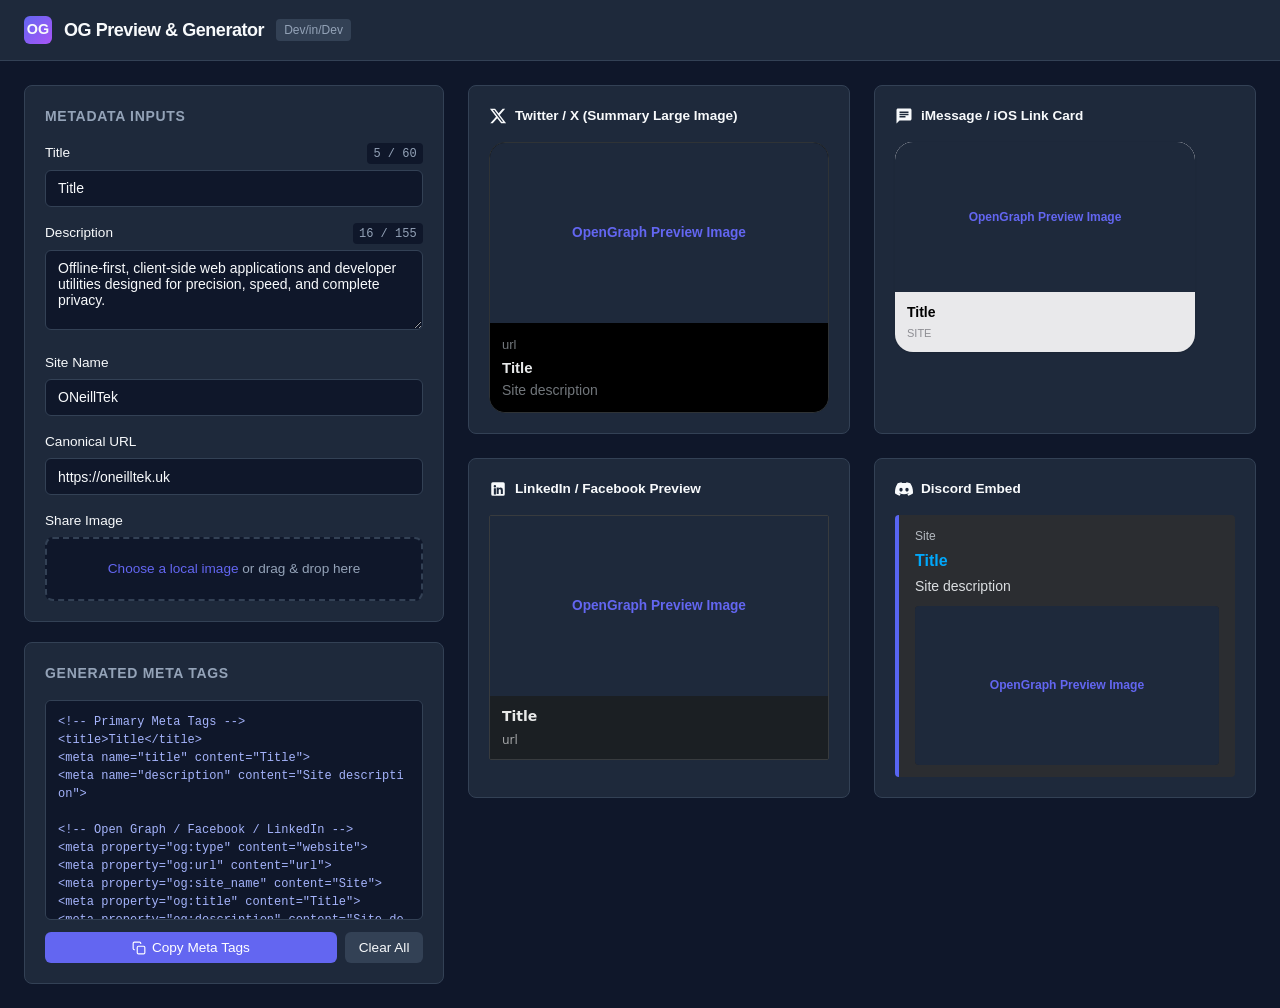
<file: opengraph.html>
<!DOCTYPE html>
<html lang="en">
<head>
  <meta charset="UTF-8">
  <meta name="viewport" content="width=device-width, initial-scale=1.0">
  <title>OG & Social Card Previewer | Dev/in/Dev</title>
  <style>
    :root {
      --bg-main: #0f172a;
      --bg-card: #1e293b;
      --bg-input: #0f172a;
      --bg-hover: #334155;
      --border-color: #334155;
      --text-main: #f8fafc;
      --text-muted: #94a3b8;
      --accent: #6366f1;
      --accent-hover: #4f46e5;
      --warning: #f59e0b;
      --danger: #ef4444;
      --success: #10b981;
      --radius: 8px;
      --font-stack: -apple-system, BlinkMacSystemFont, "Segoe UI", Roboto, Helvetica, Arial, sans-serif;
      --font-mono: ui-monospace, SFMono-Regular, Menlo, Monaco, Consolas, "Liberation Mono", "Courier New", monospace;
    }

    * {
      box-sizing: border-box;
      margin: 0;
      padding: 0;
    }

    body {
      background-color: var(--bg-main);
      color: var(--text-main);
      font-family: var(--font-stack);
      line-height: 1.5;
      min-height: 100vh;
      display: flex;
      flex-direction: column;
    }

    header {
      background-color: var(--bg-card);
      border-bottom: 1px solid var(--border-color);
      padding: 1rem 1.5rem;
      display: flex;
      justify-content: space-between;
      align-items: center;
    }

    .brand {
      display: flex;
      align-items: center;
      gap: 0.75rem;
    }

    .brand-icon {
      width: 28px;
      height: 28px;
      background: linear-gradient(135deg, #6366f1, #a855f7);
      border-radius: 6px;
      display: flex;
      align-items: center;
      justify-content: center;
      font-weight: bold;
      font-size: 0.9rem;
    }

    .brand-title {
      font-size: 1.125rem;
      font-weight: 700;
      letter-spacing: -0.025em;
    }

    .brand-tag {
      font-size: 0.75rem;
      background-color: var(--border-color);
      color: var(--text-muted);
      padding: 0.15rem 0.5rem;
      border-radius: 4px;
      font-weight: 500;
    }

    .container {
      display: grid;
      grid-template-columns: 420px 1fr;
      gap: 1.5rem;
      padding: 1.5rem;
      flex: 1;
      max-width: 1800px;
      margin: 0 auto;
      width: 100%;
    }

    @media (max-width: 1024px) {
      .container {
        grid-template-columns: 1fr;
      }
    }

    /* Left Pane - Inputs & Code */
    .pane-input {
      display: flex;
      flex-direction: column;
      gap: 1.25rem;
    }

    .section-card {
      background-color: var(--bg-card);
      border: 1px solid var(--border-color);
      border-radius: var(--radius);
      padding: 1.25rem;
    }

    .section-title {
      font-size: 0.875rem;
      font-weight: 600;
      text-transform: uppercase;
      letter-spacing: 0.05em;
      color: var(--text-muted);
      margin-bottom: 1rem;
      display: flex;
      justify-content: space-between;
      align-items: center;
    }

    .form-group {
      margin-bottom: 1rem;
    }

    .form-group:last-child {
      margin-bottom: 0;
    }

    .label-wrapper {
      display: flex;
      justify-content: space-between;
      align-items: center;
      margin-bottom: 0.35rem;
    }

    label {
      font-size: 0.85rem;
      font-weight: 500;
      color: var(--text-main);
    }

    .counter-badge {
      font-size: 0.75rem;
      font-family: var(--font-mono);
      color: var(--text-muted);
      padding: 0.1rem 0.4rem;
      border-radius: 4px;
      background-color: var(--bg-main);
    }

    .counter-badge.warn {
      color: var(--warning);
      background-color: rgba(245, 158, 11, 0.1);
    }

    .counter-badge.over {
      color: var(--danger);
      background-color: rgba(239, 68, 68, 0.1);
    }

    input[type="text"],
    textarea {
      width: 100%;
      background-color: var(--bg-input);
      border: 1px solid var(--border-color);
      border-radius: 6px;
      padding: 0.6rem 0.75rem;
      color: var(--text-main);
      font-family: inherit;
      font-size: 0.875rem;
      transition: border-color 0.15s ease, box-shadow 0.15s ease;
    }

    input[type="text"]:focus,
    textarea:focus {
      outline: none;
      border-color: var(--accent);
      box-shadow: 0 0 0 2px rgba(99, 102, 241, 0.2);
    }

    textarea {
      resize: vertical;
      min-height: 80px;
    }

    /* Dropzone */
    .dropzone {
      border: 2px dashed var(--border-color);
      border-radius: var(--radius);
      padding: 1.25rem;
      text-align: center;
      cursor: pointer;
      background-color: var(--bg-input);
      transition: border-color 0.2s ease, background-color 0.2s ease;
      position: relative;
    }

    .dropzone:hover, .dropzone.drag-over {
      border-color: var(--accent);
      background-color: rgba(99, 102, 241, 0.05);
    }

    .dropzone input[type="file"] {
      position: absolute;
      top: 0;
      left: 0;
      width: 100%;
      height: 100%;
      opacity: 0;
      cursor: pointer;
    }

    .dropzone-text {
      font-size: 0.85rem;
      color: var(--text-muted);
    }

    .dropzone-text span {
      color: var(--accent);
      font-weight: 500;
    }

    /* Meta Code Box */
    .code-container {
      position: relative;
      background-color: var(--bg-main);
      border: 1px solid var(--border-color);
      border-radius: 6px;
      padding: 0.75rem;
      max-height: 220px;
      overflow-y: auto;
    }

    pre {
      font-family: var(--font-mono);
      font-size: 0.75rem;
      color: #a5b4fc;
      white-space: pre-wrap;
      word-break: break-all;
    }

    .btn-group {
      display: flex;
      gap: 0.5rem;
      margin-top: 0.75rem;
    }

    button {
      font-family: inherit;
      font-size: 0.85rem;
      font-weight: 500;
      padding: 0.5rem 0.85rem;
      border-radius: 6px;
      border: none;
      cursor: pointer;
      transition: background-color 0.15s ease, opacity 0.15s ease;
      display: inline-flex;
      align-items: center;
      justify-content: center;
      gap: 0.35rem;
    }

    .btn-primary {
      background-color: var(--accent);
      color: #ffffff;
      flex: 1;
    }

    .btn-primary:hover {
      background-color: var(--accent-hover);
    }

    .btn-secondary {
      background-color: var(--border-color);
      color: var(--text-main);
    }

    .btn-secondary:hover {
      background-color: var(--bg-hover);
    }

    /* Right Pane - Previews */
    .pane-preview {
      display: flex;
      flex-direction: column;
      gap: 1.5rem;
    }

    .preview-grid {
      display: grid;
      grid-template-columns: repeat(auto-fit, minmax(340px, 1fr));
      gap: 1.5rem;
    }

    .card-wrapper {
      background-color: var(--bg-card);
      border: 1px solid var(--border-color);
      border-radius: var(--radius);
      padding: 1.25rem;
      display: flex;
      flex-direction: column;
    }

    .card-header-platform {
      display: flex;
      align-items: center;
      gap: 0.5rem;
      font-size: 0.85rem;
      font-weight: 600;
      margin-bottom: 1rem;
      color: var(--text-main);
    }

    .card-header-platform svg {
      width: 18px;
      height: 18px;
      fill: currentColor;
    }

    /* Platform Specific Card Implementations */

    /* 1. Twitter / X Card */
    .twitter-card {
      background-color: #000000;
      border: 1px solid #2f3336;
      border-radius: 16px;
      overflow: hidden;
      font-family: -apple-system, BlinkMacSystemFont, "Segoe UI", Roboto, Helvetica, Arial, sans-serif;
    }
    .twitter-img {
      width: 100%;
      height: 180px;
      object-fit: cover;
      background-color: #16181c;
      display: block;
    }
    .twitter-content {
      padding: 12px;
      background-color: #000000;
    }
    .twitter-domain {
      font-size: 13px;
      color: #71767b;
      margin-bottom: 2px;
    }
    .twitter-title {
      font-size: 15px;
      font-weight: 700;
      color: #e7e9ea;
      white-space: nowrap;
      overflow: hidden;
      text-overflow: ellipsis;
      margin-bottom: 2px;
    }
    .twitter-desc {
      font-size: 14px;
      color: #71767b;
      display: -webkit-box;
      -webkit-line-clamp: 2;
      -webkit-box-orient: vertical;
      overflow: hidden;
      line-height: 1.3;
    }

    /* 2. iMessage Card */
    .imessage-card {
      background-color: #e9e9eb;
      border-radius: 18px;
      overflow: hidden;
      max-width: 300px;
      color: #000000;
      font-family: -apple-system, BlinkMacSystemFont, "SF Pro Text", sans-serif;
      box-shadow: 0 1px 2px rgba(0,0,0,0.1);
    }
    .imessage-img {
      width: 100%;
      height: 150px;
      object-fit: cover;
      background-color: #d1d1d6;
      display: block;
    }
    .imessage-content {
      padding: 10px 12px;
    }
    .imessage-title {
      font-size: 14px;
      font-weight: 600;
      color: #000000;
      white-space: nowrap;
      overflow: hidden;
      text-overflow: ellipsis;
    }
    .imessage-domain {
      font-size: 11px;
      color: #8e8e93;
      text-transform: uppercase;
      margin-top: 2px;
    }

    /* 3. LinkedIn / Facebook Preview */
    .linkedin-card {
      background-color: #1b1f23;
      border: 1px solid #383b3e;
      border-radius: 2px;
      overflow: hidden;
      font-family: -apple-system, system-ui, BlinkMacSystemFont, "Segoe UI", Roboto, sans-serif;
    }
    .linkedin-img {
      width: 100%;
      height: 180px;
      object-fit: cover;
      background-color: #282c31;
      display: block;
    }
    .linkedin-content {
      padding: 10px 12px;
      background-color: #1b1f23;
    }
    .linkedin-title {
      font-size: 14px;
      font-weight: 600;
      color: rgba(255, 255, 255, 0.9);
      white-space: nowrap;
      overflow: hidden;
      text-overflow: ellipsis;
      margin-bottom: 4px;
    }
    .linkedin-domain {
      font-size: 12px;
      color: rgba(255, 255, 255, 0.6);
    }

    /* 4. Discord Rich Embed */
    .discord-card {
      background-color: #2b2d31;
      border-left: 4px solid #5865f2;
      border-radius: 4px;
      padding: 0.75rem 1rem;
      max-width: 400px;
      font-family: "gg sans", "Noto Sans", "Helvetica Neue", Helvetica, Arial, sans-serif;
    }
    .discord-site {
      font-size: 12px;
      color: #b5bac1;
      margin-bottom: 4px;
    }
    .discord-title {
      font-size: 16px;
      font-weight: 600;
      color: #00a8fc;
      margin-bottom: 4px;
      word-break: break-word;
    }
    .discord-desc {
      font-size: 14px;
      color: #dbdee1;
      margin-bottom: 10px;
      line-height: 1.35;
      display: -webkit-box;
      -webkit-line-clamp: 3;
      -webkit-box-orient: vertical;
      overflow: hidden;
    }
    .discord-img {
      width: 100%;
      max-height: 200px;
      object-fit: cover;
      border-radius: 4px;
      background-color: #1e1f22;
      display: block;
    }

    .toast {
      position: fixed;
      bottom: 20px;
      right: 20px;
      background-color: var(--success);
      color: #ffffff;
      padding: 0.6rem 1.2rem;
      border-radius: 6px;
      font-size: 0.85rem;
      font-weight: 500;
      box-shadow: 0 4px 12px rgba(0,0,0,0.3);
      opacity: 0;
      transform: translateY(10px);
      transition: opacity 0.2s ease, transform 0.2s ease;
      pointer-events: none;
      z-index: 100;
    }
    .toast.show {
      opacity: 1;
      transform: translateY(0);
    }
  </style>
</head>
<body>

  <header>
    <div class="brand">
      <div class="brand-icon">OG</div>
      <div class="brand-title">OG Preview & Generator</div>
      <span class="brand-tag">Dev/in/Dev</span>
    </div>
  </header>

  <div class="container">
    <!-- LEFT PANE: Input Form & Code Export -->
    <div class="pane-input">
      <div class="section-card">
        <div class="section-title">Metadata Inputs</div>
        
        <div class="form-group">
          <div class="label-wrapper">
            <label for="input-title">Title</label>
            <span id="badge-title" class="counter-badge">0 / 60</span>
          </div>
          <input type="text" id="input-title" placeholder="e.g. Dev/in/dev" value="Title">
        </div>

        <div class="form-group">
          <div class="label-wrapper">
            <label for="input-desc">Description</label>
            <span id="badge-desc" class="counter-badge">0 / 155</span>
          </div>
          <textarea id="input-desc" placeholder="e.g. Zero-dependency, offline-first client-side web tools and high performance progressive applications.">Offline-first, client-side web applications and developer utilities designed for precision, speed, and complete privacy.</textarea>
        </div>

        <div class="form-group">
          <div class="label-wrapper">
            <label for="input-site">Site Name</label>
          </div>
          <input type="text" id="input-site" placeholder="e.g. ONeillTek" value="ONeillTek">
        </div>

        <div class="form-group">
          <div class="label-wrapper">
            <label for="input-url">Canonical URL</label>
          </div>
          <input type="text" id="input-url" placeholder="https://oneilltek.uk" value="https://oneilltek.uk">
        </div>

        <div class="form-group">
          <div class="label-wrapper">
            <label>Share Image</label>
          </div>
          <div class="dropzone" id="dropzone">
            <input type="file" id="input-image-file" accept="image/*">
            <div class="dropzone-text" id="dropzone-label">
              <span>Choose a local image</span> or drag & drop here
            </div>
          </div>
        </div>
      </div>

      <div class="section-card">
        <div class="section-title">
          Generated Meta Tags
        </div>
        <div class="code-container">
          <pre><code id="output-code"></code></pre>
        </div>
        <div class="btn-group">
          <button class="btn-primary" id="btn-copy">
            <svg width="14" height="14" viewBox="0 0 24 24" fill="none" stroke="currentColor" stroke-width="2"><rect x="9" y="9" width="13" height="13" rx="2" ry="2"></rect><path d="M5 15H4a2 2 0 0 1-2-2V4a2 2 0 0 1 2-2h9a2 2 0 0 1 2 2v1"></path></svg>
            Copy Meta Tags
          </button>
          <button class="btn-secondary" id="btn-clear">Clear All</button>
        </div>
      </div>
    </div>

    <!-- RIGHT PANE: Live Social Previews -->
    <div class="pane-preview">
      <div class="preview-grid">
        
        <!-- Twitter / X Card -->
        <div class="card-wrapper">
          <div class="card-header-platform">
            <svg viewBox="0 0 24 24"><path d="M18.244 2.25h3.308l-7.227 8.26 8.502 11.24H16.17l-5.214-6.817L4.99 21.75H1.68l7.73-8.835L1.254 2.25H8.08l4.713 6.231zm-1.161 17.52h1.833L7.084 4.126H5.117z"/></svg>
            Twitter / X (Summary Large Image)
          </div>
          <div class="twitter-card">
            <img class="twitter-img preview-img-target" src="" alt="Preview">
            <div class="twitter-content">
              <div class="twitter-domain preview-domain-target">oneilltek.uk</div>
              <div class="twitter-title preview-title-target">Title</div>
              <div class="twitter-desc preview-desc-target">Description</div>
            </div>
          </div>
        </div>

        <!-- iMessage Card -->
        <div class="card-wrapper">
          <div class="card-header-platform">
            <svg viewBox="0 0 24 24"><path d="M20 2H4c-1.1 0-1.99.9-1.99 2L2 22l4-4h14c1.1 0 2-.9 2-2V4c0-1.1-.9-2-2-2zM6 9h12v2H6V9zm8 5H6v-2h8v2zm4-6H6V6h12v2z"/></svg>
            iMessage / iOS Link Card
          </div>
          <div class="imessage-card">
            <img class="imessage-img preview-img-target" src="" alt="Preview">
            <div class="imessage-content">
              <div class="imessage-title preview-title-target">Title</div>
              <div class="imessage-domain preview-site-target">Site Name</div>
            </div>
          </div>
        </div>

        <!-- LinkedIn / Facebook Card -->
        <div class="card-wrapper">
          <div class="card-header-platform">
            <svg viewBox="0 0 24 24"><path d="M19 3a2 2 0 0 1 2 2v14a2 2 0 0 1-2 2H5a2 2 0 0 1-2-2V5a2 2 0 0 1 2-2h14m-.5 15.5v-5.3a3.26 3.26 0 0 0-3.26-3.26c-.85 0-1.84.52-2.28 1.3v-1.11h-2.79v8.37h2.79v-4.93c0-.77.62-1.4 1.39-1.4a1.4 1.4 0 0 1 1.4 1.4v4.93h2.75M6.46 10.9v8.37H9.25V10.9H6.46M7.86 6.78a1.62 1.62 0 1 0 0 3.24 1.62 1.62 0 0 0 0-3.24z"/></svg>
            LinkedIn / Facebook Preview
          </div>
          <div class="linkedin-card">
            <img class="linkedin-img preview-img-target" src="" alt="Preview">
            <div class="linkedin-content">
              <div class="linkedin-title preview-title-target">Title</div>
              <div class="linkedin-domain preview-domain-target">oneilltek.uk</div>
            </div>
          </div>
        </div>

        <!-- Discord Rich Embed Card -->
        <div class="card-wrapper">
          <div class="card-header-platform">
            <svg viewBox="0 0 24 24"><path d="M20.317 4.37a19.791 19.791 0 0 0-4.885-1.515.074.074 0 0 0-.079.037c-.21.375-.444.864-.608 1.25a18.27 18.27 0 0 0-5.487 0 12.64 12.64 0 0 0-.617-1.25.077.077 0 0 0-.079-.037A19.736 19.736 0 0 0 3.677 4.37a.07.07 0 0 0-.032.027C.533 9.046-.32 13.58.099 18.057a.082.082 0 0 0 .031.057 19.9 19.9 0 0 0 5.993 3.03.078.078 0 0 0 .084-.028c.462-.63.874-1.295 1.226-1.994.021-.041.001-.09-.041-.106a13.107 13.107 0 0 1-1.872-.892.077.077 0 0 1-.008-.128 10.2 10.2 0 0 0 .372-.292.074.074 0 0 1 .077-.01c3.928 1.793 8.18 1.793 12.061 0a.074.074 0 0 1 .078.01c.12.098.246.198.373.292a.077.077 0 0 1-.006.127 12.299 12.299 0 0 1-1.873.892.077.077 0 0 0-.041.107c.36.698.772 1.362 1.225 1.993a.076.076 0 0 0 .084.028 19.839 19.839 0 0 0 6.002-3.03.077.077 0 0 0 .032-.054c.5-5.177-.838-9.674-3.549-13.66a.061.061 0 0 0-.031-.028zM8.02 15.33c-1.183 0-2.157-1.085-2.157-2.419 0-1.333.956-2.419 2.157-2.419 1.21 0 2.176 1.096 2.157 2.42 0 1.333-.956 2.418-2.157 2.418zm7.975 0c-1.183 0-2.157-1.085-2.157-2.419 0-1.333.955-2.419 2.157-2.419 1.21 0 2.176 1.096 2.157 2.42 0 1.333-.946 2.418-2.157 2.418z"/></svg>
            Discord Embed
          </div>
          <div class="discord-card">
            <div class="discord-site preview-site-target">Site Name</div>
            <div class="discord-title preview-title-target">Title</div>
            <div class="discord-desc preview-desc-target">Description</div>
            <img class="discord-img preview-img-target" src="" alt="Preview">
          </div>
        </div>

      </div>
    </div>
  </div>

  <div id="toast" class="toast">Meta tags copied to clipboard!</div>

  <script>
    // State management
    const defaultData = {
      title: "Title",
      desc: "Site description",
      site: "Site",
      url: "url",
      imageUrl: "data:image/svg+xml;charset=UTF-8,%3Csvg%20xmlns%3D%22http%3A%2F%2Fwww.w3.org%2F2000%2Fsvg%22%20width%3D%221200%22%20height%3D%22630%22%20viewBox%3D%220%200%201200%20630%22%3E%3Crect%20width%3D%22100%25%22%20height%3D%22100%25%22%20fill%3D%22%231e293b%22%2F%3E%3Ctext%20x%3D%2250%25%22%20y%3D%2250%25%22%20dominant-baseline%3D%22middle%22%20text-anchor%3D%22middle%22%20fill%3D%22%236366f1%22%20font-family%3D%22sans-serif%22%20font-size%3D%2248%22%20font-weight%3D%22bold%22%3EOpenGraph%20Preview%20Image%3C%2Ftext%3E%3C%2Fsvg%3E",
      imageFileName: ""
    };

    let state = { ...defaultData };

    // DOM Elements
    const inputTitle = document.getElementById('input-title');
    const inputDesc = document.getElementById('input-desc');
    const inputSite = document.getElementById('input-site');
    const inputUrl = document.getElementById('input-url');
    const inputImageFile = document.getElementById('input-image-file');
    const dropzone = document.getElementById('dropzone');
    const dropzoneLabel = document.getElementById('dropzone-label');
    const outputCode = document.getElementById('output-code');
    const btnCopy = document.getElementById('btn-copy');
    const btnClear = document.getElementById('btn-clear');
    const toast = document.getElementById('toast');

    const badgeTitle = document.getElementById('badge-title');
    const badgeDesc = document.getElementById('badge-desc');

    // Targets for live rendering
    const previewTitles = document.querySelectorAll('.preview-title-target');
    const previewDescs = document.querySelectorAll('.preview-desc-target');
    const previewSites = document.querySelectorAll('.preview-site-target');
    const previewDomains = document.querySelectorAll('.preview-domain-target');
    const previewImgs = document.querySelectorAll('.preview-img-target');

    // Extract domain from full URL
    function getDomain(urlString) {
      try {
        const parsed = new URL(urlString.startsWith('http') ? urlString : `https://${urlString}`);
        return parsed.hostname;
      } catch (e) {
        return urlString || 'example.com';
      }
    }

    // Update character counters with warning states
    function updateCounters() {
      const titleLen = state.title.length;
      badgeTitle.textContent = `${titleLen} / 60`;
      badgeTitle.className = 'counter-badge';
      if (titleLen > 60 && titleLen <= 70) badgeTitle.classList.add('warn');
      if (titleLen > 70) badgeTitle.classList.add('over');

      const descLen = state.desc.length;
      badgeDesc.textContent = `${descLen} / 155`;
      badgeDesc.className = 'counter-badge';
      if (descLen > 155 && descLen <= 200) badgeDesc.classList.add('warn');
      if (descLen > 200) badgeDesc.classList.add('over');
    }

    // Render HTML meta code block
    function renderCode() {
      const imgPath = state.imageFileName ? state.imageFileName : (state.imageUrl.startsWith('data:') ? 'og-image.png' : state.imageUrl);
      const code = `<!-- Primary Meta Tags -->
<title>${escapeHtml(state.title)}</title>
<meta name="title" content="${escapeHtml(state.title)}">
<meta name="description" content="${escapeHtml(state.desc)}">

<!-- Open Graph / Facebook / LinkedIn -->
<meta property="og:type" content="website">
<meta property="og:url" content="${escapeHtml(state.url)}">
<meta property="og:site_name" content="${escapeHtml(state.site)}">
<meta property="og:title" content="${escapeHtml(state.title)}">
<meta property="og:description" content="${escapeHtml(state.desc)}">
<meta property="og:image" content="${escapeHtml(imgPath)}">

<!-- Twitter -->
<meta property="twitter:card" content="summary_large_image">
<meta property="twitter:url" content="${escapeHtml(state.url)}">
<meta property="twitter:title" content="${escapeHtml(state.title)}">
<meta property="twitter:description" content="${escapeHtml(state.desc)}">
<meta property="twitter:image" content="${escapeHtml(imgPath)}">`;

      outputCode.textContent = code;
    }

    function escapeHtml(string) {
      return String(string).replace(/&/g, '&amp;').replace(/</g, '&lt;').replace(/>/g, '&gt;').replace(/"/g, '&quot;');
    }

    // Update UI Previews
    function updateUI() {
      const domain = getDomain(state.url);

      previewTitles.forEach(el => el.textContent = state.title || 'Title required');
      previewDescs.forEach(el => el.textContent = state.desc || 'Description required');
      previewSites.forEach(el => el.textContent = state.site || domain);
      previewDomains.forEach(el => el.textContent = domain);
      previewImgs.forEach(el => el.src = state.imageUrl);

      updateCounters();
      renderCode();
    }

    // Handle Image Selection via FileReader
    function handleImageFile(file) {
      if (!file || !file.type.startsWith('image/')) return;

      state.imageFileName = file.name;
      const reader = new FileReader();
      reader.onload = function(e) {
        state.imageUrl = e.target.result;
        dropzoneLabel.innerHTML = `Selected: <span>${escapeHtml(file.name)}</span>`;
        updateUI();
      };
      reader.readAsDataURL(file);
    }

    // Event Listeners for inputs
    inputTitle.addEventListener('input', (e) => { state.title = e.target.value; updateUI(); });
    inputDesc.addEventListener('input', (e) => { state.desc = e.target.value; updateUI(); });
    inputSite.addEventListener('input', (e) => { state.site = e.target.value; updateUI(); });
    inputUrl.addEventListener('input', (e) => { state.url = e.target.value; updateUI(); });

    inputImageFile.addEventListener('change', (e) => {
      if (e.target.files && e.target.files[0]) {
        handleImageFile(e.target.files[0]);
      }
    });

    // Drag and Drop Logic
    ['dragenter', 'dragover'].forEach(eventName => {
      dropzone.addEventListener(eventName, (e) => {
        e.preventDefault();
        e.stopPropagation();
        dropzone.classList.add('drag-over');
      }, false);
    });

    ['dragleave', 'drop'].forEach(eventName => {
      dropzone.addEventListener(eventName, (e) => {
        e.preventDefault();
        e.stopPropagation();
        dropzone.classList.remove('drag-over');
      }, false);
    });

    dropzone.addEventListener('drop', (e) => {
      const dt = e.dataTransfer;
      const files = dt.files;
      if (files && files[0]) {
        handleImageFile(files[0]);
      }
    });

    // Copy to Clipboard
    btnCopy.addEventListener('click', () => {
      navigator.clipboard.writeText(outputCode.textContent).then(() => {
        toast.classList.add('show');
        setTimeout(() => toast.classList.remove('show'), 2000);
      });
    });

    // Reset Form
    btnClear.addEventListener('click', () => {
      state = {
        title: "",
        desc: "",
        site: "",
        url: "",
        imageUrl: defaultData.imageUrl,
        imageFileName: ""
      };
      inputTitle.value = "";
      inputDesc.value = "";
      inputSite.value = "";
      inputUrl.value = "";
      inputImageFile.value = "";
      dropzoneLabel.innerHTML = `<span>Choose a local image</span> or drag & drop here`;
      updateUI();
    });

    // Initial render
    updateUI();
  </script>
</body>
</html>
</file>
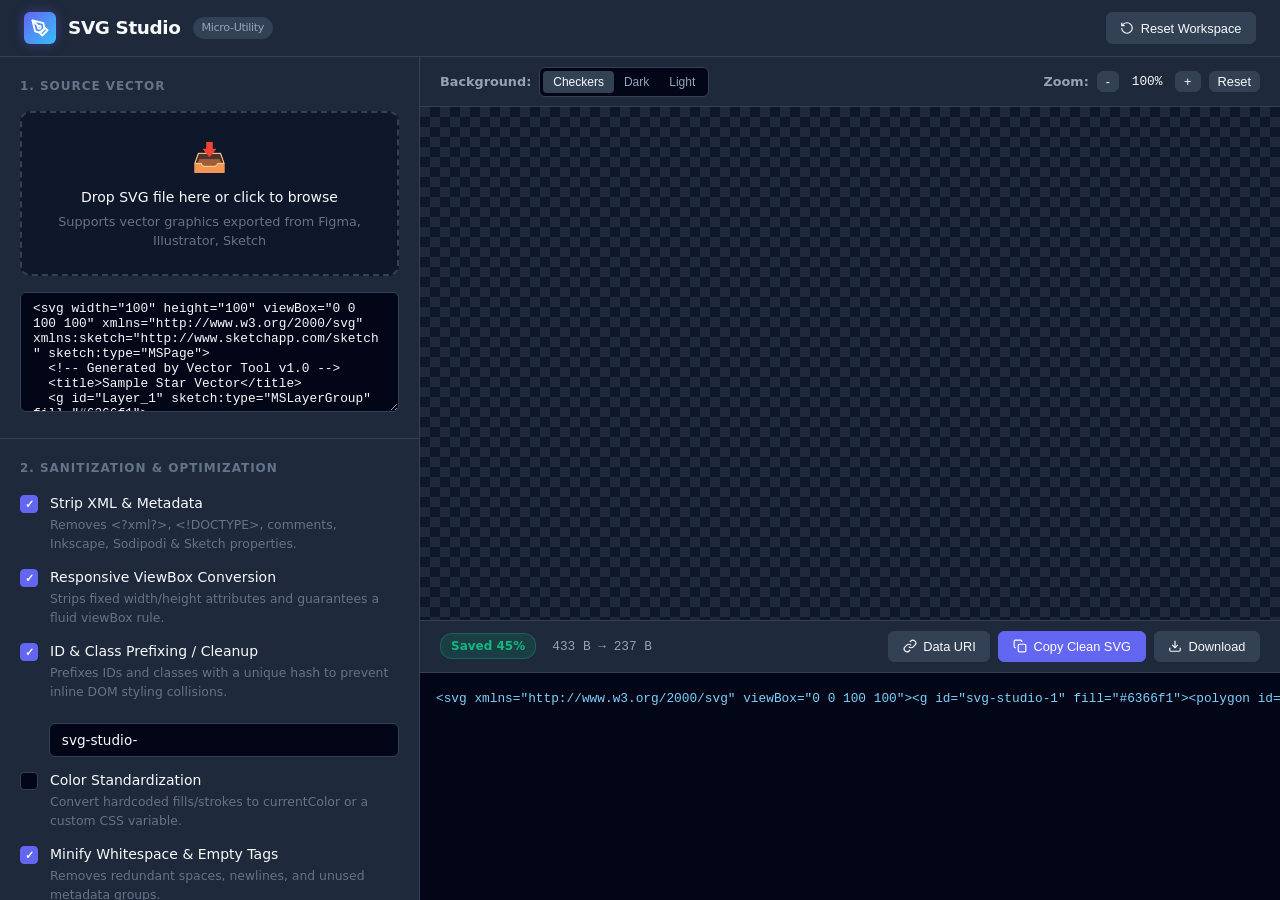
<file: SVG Studio.html>
<!DOCTYPE html>
<html lang="en">
<head>
  <meta charset="UTF-8">
  <meta name="viewport" content="width=device-width, initial-scale=1.0">
  <title>SVG Studio - Privacy-First Vector Optimizer</title>
  <style>
    :root {
      --bg-base: #0f172a;
      --bg-surface: #1e293b;
      --bg-surface-elevated: #334155;
      --bg-input: #020617;
      
      --border-color: #334155;
      --border-focus: #6366f1;

      --text-primary: #f8fafc;
      --text-secondary: #94a3b8;
      --text-muted: #64748b;

      --accent-primary: #6366f1;
      --accent-hover: #4f46e5;
      --accent-light: rgba(99, 102, 241, 0.15);

      --success-color: #10b981;
      --success-light: rgba(16, 185, 129, 0.15);
      --warning-color: #f59e0b;

      --font-sans: system-ui, -apple-system, BlinkMacSystemFont, 'Segoe UI', Roboto, Oxygen, Ubuntu, Cantarell, sans-serif;
      --font-mono: ui-monospace, SFMono-Regular, Menlo, Monaco, Consolas, "Liberation Mono", "Courier New", monospace;

      --radius-sm: 6px;
      --radius-md: 10px;
      --radius-lg: 14px;
      --transition: all 0.2s ease-in-out;
    }

    * {
      box-sizing: border-box;
      margin: 0;
      padding: 0;
    }

    body {
      background-color: var(--bg-base);
      color: var(--text-primary);
      font-family: var(--font-sans);
      height: 100vh;
      display: flex;
      flex-direction: column;
      overflow: hidden;
      font-size: 14px;
      line-height: 1.5;
    }

    /* Scrollbar Styling */
    ::-webkit-scrollbar {
      width: 8px;
      height: 8px;
    }
    ::-webkit-scrollbar-track {
      background: var(--bg-base);
    }
    ::-webkit-scrollbar-thumb {
      background: var(--bg-surface-elevated);
      border-radius: 4px;
    }
    ::-webkit-scrollbar-thumb:hover {
      background: var(--text-muted);
    }

    .header {
      background-color: var(--bg-surface);
      border-bottom: 1px solid var(--border-color);
      padding: 0.75rem 1.5rem;
      display: flex;
      justify-content: space-between;
      align-items: center;
      z-index: 10;
    }

    .brand {
      display: flex;
      align-items: center;
      gap: 0.75rem;
      font-weight: 700;
      font-size: 1.15rem;
      letter-spacing: -0.02em;
    }

    .brand-icon {
      background: linear-gradient(135deg, var(--accent-primary), #38bdf8);
      width: 32px;
      height: 32px;
      border-radius: var(--radius-sm);
      display: flex;
      align-items: center;
      justify-content: center;
      box-shadow: 0 0 12px rgba(99, 102, 241, 0.4);
    }

    .brand-badge {
      font-size: 0.7rem;
      background: var(--bg-surface-elevated);
      color: var(--text-secondary);
      padding: 2px 8px;
      border-radius: 12px;
      font-weight: 500;
      border: 1px solid var(--border-color);
    }

    .app-workspace {
      display: grid;
      grid-template-columns: 420px 1fr;
      flex: 1;
      overflow: hidden;
    }

    @media (max-width: 1024px) {
      .app-workspace {
        grid-template-columns: 1fr;
        grid-template-rows: auto 1fr;
        overflow-y: auto;
      }
    }

    /* Left Pane - Controls & Options */
    .control-pane {
      background-color: var(--bg-surface);
      border-right: 1px solid var(--border-color);
      display: flex;
      flex-direction: column;
      overflow-y: auto;
    }

    .pane-section {
      padding: 1.25rem;
      border-bottom: 1px solid var(--border-color);
    }

    .section-title {
      font-size: 0.75rem;
      font-weight: 700;
      text-transform: uppercase;
      letter-spacing: 0.08em;
      color: var(--text-muted);
      margin-bottom: 1rem;
      display: flex;
      align-items: center;
      justify-content: space-between;
    }

    /* Dropzone Styling */
    .dropzone {
      border: 2px dashed var(--border-color);
      border-radius: var(--radius-md);
      padding: 1.5rem 1rem;
      text-align: center;
      background: var(--bg-base);
      cursor: pointer;
      transition: var(--transition);
      position: relative;
    }

    .dropzone:hover, .dropzone.dragover {
      border-color: var(--accent-primary);
      background: var(--accent-light);
    }

    .dropzone input[type="file"] {
      position: absolute;
      top: 0;
      left: 0;
      width: 100%;
      height: 100%;
      opacity: 0;
      cursor: pointer;
    }

    .dropzone-icon {
      font-size: 1.75rem;
      margin-bottom: 0.5rem;
      color: var(--accent-primary);
    }

    .dropzone-text {
      font-weight: 500;
      color: var(--text-primary);
      margin-bottom: 0.25rem;
    }

    .dropzone-subtext {
      font-size: 0.8rem;
      color: var(--text-muted);
    }

    /* Form & Option Controls */
    .option-group {
      display: flex;
      flex-direction: column;
      gap: 0.85rem;
    }

    .toggle-option {
      display: flex;
      align-items: flex-start;
      gap: 0.75rem;
      cursor: pointer;
      user-select: none;
    }

    .toggle-option input[type="checkbox"] {
      appearance: none;
      width: 18px;
      height: 18px;
      background: var(--bg-input);
      border: 1px solid var(--border-color);
      border-radius: 4px;
      margin-top: 2px;
      cursor: pointer;
      display: grid;
      place-content: center;
      transition: var(--transition);
      flex-shrink: 0;
    }

    .toggle-option input[type="checkbox"]:checked {
      background: var(--accent-primary);
      border-color: var(--accent-primary);
    }

    .toggle-option input[type="checkbox"]:checked::before {
      content: "✓";
      color: white;
      font-size: 11px;
      font-weight: bold;
    }

    .toggle-label {
      font-weight: 500;
      color: var(--text-primary);
      font-size: 0.875rem;
    }

    .toggle-desc {
      font-size: 0.775rem;
      color: var(--text-muted);
      margin-top: 2px;
    }

    /* Sub-inputs */
    .sub-control {
      margin-top: 0.5rem;
      margin-left: 1.8rem;
    }

    .text-input, .select-input {
      width: 100%;
      background: var(--bg-input);
      border: 1px solid var(--border-color);
      border-radius: var(--radius-sm);
      padding: 0.5rem 0.75rem;
      color: var(--text-primary);
      font-family: var(--font-sans);
      font-size: 0.85rem;
      transition: var(--transition);
    }

    .text-input:focus, .select-input:focus {
      outline: none;
      border-color: var(--border-focus);
      box-shadow: 0 0 0 2px var(--accent-light);
    }

    textarea.text-input {
      font-family: var(--font-mono);
      font-size: 0.8rem;
      resize: vertical;
      min-height: 120px;
    }

    /* Right Pane - Preview & Output Workspace */
    .preview-pane {
      background: var(--bg-base);
      display: flex;
      flex-direction: column;
      overflow: hidden;
      position: relative;
    }

    .preview-toolbar {
      background: var(--bg-surface);
      border-bottom: 1px solid var(--border-color);
      padding: 0.6rem 1.25rem;
      display: flex;
      justify-content: space-between;
      align-items: center;
      flex-wrap: wrap;
      gap: 0.75rem;
    }

    .toolbar-group {
      display: flex;
      align-items: center;
      gap: 0.5rem;
    }

    .segmented-control {
      display: inline-flex;
      background: var(--bg-input);
      padding: 3px;
      border-radius: var(--radius-sm);
      border: 1px solid var(--border-color);
    }

    .segmented-btn {
      background: transparent;
      border: none;
      color: var(--text-secondary);
      padding: 4px 10px;
      font-size: 0.75rem;
      font-weight: 500;
      border-radius: 4px;
      cursor: pointer;
      transition: var(--transition);
    }

    .segmented-btn.active {
      background: var(--bg-surface-elevated);
      color: var(--text-primary);
      box-shadow: 0 1px 3px rgba(0,0,0,0.2);
    }

    /* Live Preview Stage */
    .stage-container {
      flex: 1;
      display: flex;
      align-items: center;
      justify-content: center;
      position: relative;
      overflow: hidden;
      min-height: 280px;
    }

    /* Checkerboard / Grid backgrounds */
    .stage-bg-checkers {
      background-color: #1e293b;
      background-image: 
        linear-gradient(45deg, #0f172a 25%, transparent 25%), 
        linear-gradient(-45deg, #0f172a 25%, transparent 25%), 
        linear-gradient(45deg, transparent 75%, #0f172a 75%), 
        linear-gradient(-45deg, transparent 75%, #0f172a 75%);
      background-size: 20px 20px;
      background-position: 0 0, 0 10px, 10px -10px, -10px 0px;
    }

    .stage-bg-dark {
      background-color: #090d16;
    }

    .stage-bg-light {
      background-color: #f8fafc;
    }

    .svg-stage {
      max-width: 80%;
      max-height: 80%;
      display: flex;
      align-items: center;
      justify-content: center;
      transition: transform 0.1s ease-out;
      transform-origin: center center;
    }

    .svg-stage svg {
      max-width: 100%;
      max-height: 100%;
      height: auto;
      width: auto;
      filter: drop-shadow(0 8px 16px rgba(0,0,0,0.3));
    }

    .output-panel {
      height: 280px;
      background: var(--bg-surface);
      border-top: 1px solid var(--border-color);
      display: flex;
      flex-direction: column;
    }

    .metrics-header {
      padding: 0.6rem 1.25rem;
      background: var(--bg-surface);
      border-bottom: 1px solid var(--border-color);
      display: flex;
      align-items: center;
      justify-content: space-between;
    }

    .metric-badge {
      display: inline-flex;
      align-items: center;
      gap: 0.5rem;
      background: var(--success-light);
      color: var(--success-color);
      border: 1px solid rgba(16, 185, 129, 0.3);
      padding: 3px 10px;
      border-radius: 12px;
      font-size: 0.75rem;
      font-weight: 600;
    }

    .size-info {
      font-size: 0.8rem;
      color: var(--text-secondary);
      font-family: var(--font-mono);
    }

    .code-container {
      flex: 1;
      position: relative;
    }

    .code-editor {
      width: 100%;
      height: 100%;
      background: var(--bg-input);
      color: #7dd3fc;
      border: none;
      padding: 1rem;
      font-family: var(--font-mono);
      font-size: 0.8rem;
      line-height: 1.5;
      resize: none;
      white-space: pre;
      overflow: auto;
    }

    .code-editor:focus {
      outline: none;
    }

    /* Buttons & Actions */
    .btn {
      display: inline-flex;
      align-items: center;
      justify-content: center;
      gap: 0.4rem;
      background: var(--bg-surface-elevated);
      color: var(--text-primary);
      border: 1px solid var(--border-color);
      padding: 0.45rem 0.85rem;
      border-radius: var(--radius-sm);
      font-size: 0.8rem;
      font-weight: 500;
      cursor: pointer;
      transition: var(--transition);
      user-select: none;
    }

    .btn:hover {
      background: #475569;
      border-color: var(--text-muted);
    }

    .btn-primary {
      background: var(--accent-primary);
      border-color: var(--accent-primary);
      color: white;
    }

    .btn-primary:hover {
      background: var(--accent-hover);
      border-color: var(--accent-hover);
    }

    /* Toast Notification */
    .toast {
      position: fixed;
      bottom: 2rem;
      right: 2rem;
      background: var(--bg-surface-elevated);
      color: var(--text-primary);
      border: 1px solid var(--accent-primary);
      padding: 0.75rem 1.25rem;
      border-radius: var(--radius-md);
      box-shadow: 0 10px 25px rgba(0,0,0,0.5);
      display: flex;
      align-items: center;
      gap: 0.5rem;
      font-size: 0.85rem;
      font-weight: 500;
      transform: translateY(100px);
      opacity: 0;
      transition: all 0.3s cubic-bezier(0.175, 0.885, 0.32, 1.275);
      z-index: 100;
      pointer-events: none;
    }

    .toast.show {
      transform: translateY(0);
      opacity: 1;
    }

    /* Empty state overlay */
    .empty-state {
      display: flex;
      flex-direction: column;
      align-items: center;
      justify-content: center;
      gap: 0.75rem;
      color: var(--text-muted);
      text-align: center;
      padding: 2rem;
    }

    .empty-state svg {
      width: 48px;
      height: 48px;
      opacity: 0.5;
    }
  </style>
</head>
<body>

  <header class="header">
    <div class="brand">
      <div class="brand-icon">
        <svg width="18" height="18" viewBox="0 0 24 24" fill="none" stroke="white" stroke-width="2.5" stroke-linecap="round" stroke-linejoin="round">
          <path d="M12 19l7-7 3 3-7 7-3-3z"></path>
          <path d="M18 13l-1.5-7.5L2 2l3.5 14.5L11 18l7-5z"></path>
          <path d="M2 2l7.586 7.586"></path>
          <circle cx="11" cy="11" r="2"></circle>
        </svg>
      </div>
      <span>SVG Studio</span>
      <span class="brand-badge">Micro-Utility</span>
    </div>
    <div>
      <button class="btn" id="btn-reset-default" title="Reset raw input & settings">
        <svg width="14" height="14" viewBox="0 0 24 24" fill="none" stroke="currentColor" stroke-width="2"><path d="M3 12a9 9 0 1 0 9-9 9.75 9.75 0 0 0-6.74 2.74L3 8"></path><path d="M3 3v5h5"></path></svg>
        Reset Workspace
      </button>
    </div>
  </header>

  <main class="app-workspace">
    
    <!-- LEFT PANE: Input & Optimization Rules -->
    <section class="control-pane">
      
      <!-- Dropzone & Raw Input -->
      <div class="pane-section">
        <div class="section-title">
          <span>1. Source Vector</span>
        </div>
        <div class="dropzone" id="dropzone">
          <input type="file" id="file-input" accept=".svg,image/svg+xml">
          <div class="dropzone-icon">📥</div>
          <div class="dropzone-text">Drop SVG file here or click to browse</div>
          <div class="dropzone-subtext">Supports vector graphics exported from Figma, Illustrator, Sketch</div>
        </div>
        
        <div style="margin-top: 1rem;">
          <textarea class="text-input" id="raw-input" placeholder="Or paste raw <svg> markup here..."></textarea>
        </div>
      </div>

      <!-- Optimization Toggles -->
      <div class="pane-section">
        <div class="section-title">
          <span>2. Sanitization & Optimization</span>
        </div>
        <div class="option-group">
          
          <!-- Strip Metadata -->
          <label class="toggle-option">
            <input type="checkbox" id="opt-strip-metadata" checked>
            <div>
              <div class="toggle-label">Strip XML & Metadata</div>
              <div class="toggle-desc">Removes &lt;?xml?&gt;, &lt;!DOCTYPE&gt;, comments, Inkscape, Sodipodi & Sketch properties.</div>
            </div>
          </label>

          <!-- Normalize Dimensions / ViewBox -->
          <label class="toggle-option">
            <input type="checkbox" id="opt-normalize-viewbox" checked>
            <div>
              <div class="toggle-label">Responsive ViewBox Conversion</div>
              <div class="toggle-desc">Strips fixed width/height attributes and guarantees a fluid viewBox rule.</div>
            </div>
          </label>

          <!-- ID & Class Sanitization -->
          <label class="toggle-option">
            <input type="checkbox" id="opt-sanitize-ids" checked>
            <div>
              <div class="toggle-label">ID & Class Prefixing / Cleanup</div>
              <div class="toggle-desc">Prefixes IDs and classes with a unique hash to prevent inline DOM styling collisions.</div>
            </div>
          </label>
          <div class="sub-control" id="id-prefix-container">
            <input type="text" class="text-input" id="opt-id-prefix" placeholder="Prefix (e.g. icon-a3b)" value="svg-studio-">
          </div>

          <!-- Color Replacer -->
          <label class="toggle-option">
            <input type="checkbox" id="opt-color-replace">
            <div>
              <div class="toggle-label">Color Standardization</div>
              <div class="toggle-desc">Convert hardcoded fills/strokes to currentColor or a custom CSS variable.</div>
            </div>
          </label>
          <div class="sub-control" id="color-replace-container" style="display: none;">
            <select class="select-input" id="opt-color-mode">
              <option value="currentColor">Replace fills & strokes with 'currentColor'</option>
              <option value="var">Replace with custom CSS Variable</option>
            </select>
            <input type="text" class="text-input" id="opt-custom-var" placeholder="var(--icon-color)" value="var(--icon-color)" style="margin-top: 0.5rem; display: none;">
          </div>

          <!-- Precision & Whitespace -->
          <label class="toggle-option">
            <input type="checkbox" id="opt-clean-whitespace" checked>
            <div>
              <div class="toggle-label">Minify Whitespace & Empty Tags</div>
              <div class="toggle-desc">Removes redundant spaces, newlines, and unused metadata groups.</div>
            </div>
          </label>

        </div>
      </div>
    </section>

    <!-- RIGHT PANE: Visual Stage & Clean Output -->
    <section class="preview-pane">
      
      <!-- Toolbar -->
      <div class="preview-toolbar">
        <div class="toolbar-group">
          <span style="font-size: 0.8rem; font-weight: 600; color: var(--text-secondary);">Background:</span>
          <div class="segmented-control" id="bg-selector">
            <button class="segmented-btn active" data-bg="stage-bg-checkers">Checkers</button>
            <button class="segmented-btn" data-bg="stage-bg-dark">Dark</button>
            <button class="segmented-btn" data-bg="stage-bg-light">Light</button>
          </div>
        </div>

        <div class="toolbar-group">
          <span style="font-size: 0.8rem; font-weight: 600; color: var(--text-secondary);">Zoom:</span>
          <button class="btn" id="btn-zoom-out" style="padding: 2px 8px;">-</button>
          <span id="zoom-level" style="font-size: 0.8rem; font-family: var(--font-mono); width: 40px; text-align: center;">100%</span>
          <button class="btn" id="btn-zoom-in" style="padding: 2px 8px;">+</button>
          <button class="btn" id="btn-zoom-reset" style="padding: 2px 8px;">Reset</button>
        </div>
      </div>

      <!-- Live Interactive Stage -->
      <div class="stage-container stage-bg-checkers" id="stage-container">
        <div class="svg-stage" id="svg-stage">
          <div class="empty-state" id="empty-state">
            <svg viewBox="0 0 24 24" fill="none" stroke="currentColor" stroke-width="1.5">
              <rect x="3" y="3" width="18" height="18" rx="2" ry="2"></rect>
              <circle cx="8.5" cy="8.5" r="1.5"></circle>
              <polyline points="21 15 16 10 5 21"></polyline>
            </svg>
            <div>No SVG loaded yet</div>
          </div>
        </div>
      </div>

      <!-- Output Code Panel & Action Controls -->
      <div class="output-panel">
        <div class="metrics-header">
          <div style="display: flex; align-items: center; gap: 1rem;">
            <div class="metric-badge" id="savings-badge">
              <span>Saved 0%</span>
            </div>
            <div class="size-info" id="size-info">
              0 B → 0 B
            </div>
          </div>
          <div style="display: flex; gap: 0.5rem;">
            <button class="btn" id="btn-copy-uri" title="Copy as CSS Background-Image Data URI">
              <svg width="14" height="14" viewBox="0 0 24 24" fill="none" stroke="currentColor" stroke-width="2"><path d="M10 13a5 5 0 0 0 7.54.54l3-3a5 5 0 0 0-7.07-7.07l-1.72 1.71"></path><path d="M14 11a5 5 0 0 0-7.54-.54l-3 3a5 5 0 0 0 7.07 7.07l1.71-1.71"></path></svg>
              Data URI
            </button>
            <button class="btn btn-primary" id="btn-copy-code">
              <svg width="14" height="14" viewBox="0 0 24 24" fill="none" stroke="currentColor" stroke-width="2"><rect x="9" y="9" width="13" height="13" rx="2" ry="2"></rect><path d="M5 15H4a2 2 0 0 1-2-2V4a2 2 0 0 1 2-2h9a2 2 0 0 1 2 2v1"></path></svg>
              Copy Clean SVG
            </button>
            <button class="btn" id="btn-download">
              <svg width="14" height="14" viewBox="0 0 24 24" fill="none" stroke="currentColor" stroke-width="2"><path d="M21 15v4a2 2 0 0 1-2 2H5a2 2 0 0 1-2-2v-4"></path><polyline points="7 10 12 15 17 10"></polyline><line x1="12" y1="15" x2="12" y2="3"></line></svg>
              Download
            </button>
          </div>
        </div>
        <div class="code-container">
          <textarea class="code-editor" id="clean-output" readonly placeholder="Sanitized SVG output code will appear here..."></textarea>
        </div>
      </div>

    </section>
  </main>

  <!-- Toast Container -->
  <div class="toast" id="toast">
    <span id="toast-icon">✨</span>
    <span id="toast-msg">Action performed successfully</span>
  </div>

  <script>
    const DEFAULT_SVG = `<svg width="100" height="100" viewBox="0 0 100 100" xmlns="http://www.w3.org/2000/svg" xmlns:sketch="http://www.sketchapp.com/sketch" sketch:type="MSPage">
  <!-- Generated by Vector Tool v1.0 -->
  <title>Sample Star Vector</title>
  <g id="Layer_1" sketch:type="MSLayerGroup" fill="#6366f1">
    <polygon id="Star" points="50,5 64,36 98,36 70,57 81,91 50,70 19,91 30,57 2,36 36,36" stroke="#38bdf8" stroke-width="4"/>
  </g>
</svg>`;

    // State Variables
    let rawSVGCode = DEFAULT_SVG;
    let sanitizedSVGCode = '';
    let currentZoom = 1.0;

    // Element References
    const rawInput = document.getElementById('raw-input');
    const cleanOutput = document.getElementById('clean-output');
    const svgStage = document.getElementById('svg-stage');
    const stageContainer = document.getElementById('stage-container');
    const fileInput = document.getElementById('file-input');
    const dropzone = document.getElementById('dropzone');

    // Controls
    const optStripMetadata = document.getElementById('opt-strip-metadata');
    const optNormalizeViewbox = document.getElementById('opt-normalize-viewbox');
    const optSanitizeIds = document.getElementById('opt-sanitize-ids');
    const optIdPrefix = document.getElementById('opt-id-prefix');
    const idPrefixContainer = document.getElementById('id-prefix-container');
    const optColorReplace = document.getElementById('opt-color-replace');
    const colorReplaceContainer = document.getElementById('color-replace-container');
    const optColorMode = document.getElementById('opt-color-mode');
    const optCustomVar = document.getElementById('opt-custom-var');
    const optCleanWhitespace = document.getElementById('opt-clean-whitespace');

    // Buttons & Display
    const sizeInfo = document.getElementById('size-info');
    const savingsBadge = document.getElementById('savings-badge');
    const toast = document.getElementById('toast');
    const toastMsg = document.getElementById('toast-msg');
    const zoomLevelDisplay = document.getElementById('zoom-level');

    function processSVG() {
      rawSVGCode = rawInput.value.trim();

      if (!rawSVGCode) {
        cleanOutput.value = '';
        svgStage.innerHTML = `<div class="empty-state">No SVG loaded</div>`;
        updateMetrics(0, 0);
        return;
      }

      let code = rawSVGCode;

      // 1. Regex pre-strip XML declaration, doctypes, and comments
      if (optStripMetadata.checked) {
        code = code.replace(/<\?xml[\s\S]*?\?>/gi, '');
        code = code.replace(/<!DOCTYPE[\s\S]*?>/gi, '');
        code = code.replace(/<!--[\s\S]*?-->/g, '');
      }

      // Parse via DOMParser for DOM-level manipulation
      const parser = new DOMParser();
      const doc = parser.parseFromString(code, 'image/svg+xml');
      const parserError = doc.querySelector('parsererror');

      if (parserError) {
        cleanOutput.value = "/* Invalid SVG XML Markup */\n" + parserError.textContent;
        return;
      }

      const svgEl = doc.querySelector('svg');
      if (!svgEl) {
        cleanOutput.value = "/* No <svg> root element found */";
        return;
      }

      // 2. Metadata & Attribute stripping
      if (optStripMetadata.checked) {
        const metadataNodes = doc.querySelectorAll('metadata, title, desc');
        metadataNodes.forEach(node => node.remove());

        // Strip editor attributes (sketch, inkscape, sodipodi, illustrator)
        const stripAttrRegex = /^(sketch:|inkscape:|sodipodi:|xmlns:sketch|xmlns:inkscape|xmlns:sodipodi|i:)/i;
        
        function cleanNodeAttributes(node) {
          if (node.attributes) {
            Array.from(node.attributes).forEach(attr => {
              if (stripAttrRegex.test(attr.name)) {
                node.removeAttribute(attr.name);
              }
            });
          }
          for (let child of node.children) {
            cleanNodeAttributes(child);
          }
        }
        cleanNodeAttributes(svgEl);
      }

      // 3. ViewBox Normalization
      if (optNormalizeViewbox.checked) {
        const widthAttr = svgEl.getAttribute('width');
        const heightAttr = svgEl.getAttribute('height');
        const viewBoxAttr = svgEl.getAttribute('viewBox');

        if (!viewBoxAttr && widthAttr && heightAttr) {
          const w = parseFloat(widthAttr);
          const h = parseFloat(heightAttr);
          if (!isNaN(w) && !isNaN(h)) {
            svgEl.setAttribute('viewBox', `0 0 ${w} ${h}`);
          }
        }

        // Remove hardcoded width and height
        svgEl.removeAttribute('width');
        svgEl.removeAttribute('height');
      }

      // 4. ID & Class Prefixing / Sanitation
      if (optSanitizeIds.checked) {
        const prefix = optIdPrefix.value || 'svg-studio-';
        const idMap = new Map();
        let idCounter = 1;

        // Find all IDs
        const elementsWithId = doc.querySelectorAll('[id]');
        elementsWithId.forEach(el => {
          const oldId = el.getAttribute('id');
          const newId = `${prefix}${idCounter++}`;
          idMap.set(oldId, newId);
          el.setAttribute('id', newId);
        });

        // Update url(#id) references in fills, strokes, clips, masks
        if (idMap.size > 0) {
          const allElements = doc.querySelectorAll('*');
          allElements.forEach(el => {
            Array.from(el.attributes).forEach(attr => {
              idMap.forEach((newId, oldId) => {
                if (attr.value.includes(`#${oldId}`)) {
                  attr.value = attr.value.replace(new RegExp(`#${oldId}`, 'g'), `#${newId}`);
                }
              });
            });
          });
        }
      }

      // 5. Color Replacement
      if (optColorReplace.checked) {
        const replacementColor = optColorMode.value === 'currentColor' 
          ? 'currentColor' 
          : (optCustomVar.value || 'var(--icon-color)');

        const targetNodes = doc.querySelectorAll('*');
        targetNodes.forEach(node => {
          if (node.hasAttribute('fill') && node.getAttribute('fill') !== 'none') {
            node.setAttribute('fill', replacementColor);
          }
          if (node.hasAttribute('stroke') && node.getAttribute('stroke') !== 'none') {
            node.setAttribute('stroke', replacementColor);
          }
        });
      }

      // Export serialized string
      const serializer = new XMLSerializer();
      let resultString = serializer.serializeToString(svgEl);

      // 6. Whitespace Minification
      if (optCleanWhitespace.checked) {
        resultString = resultString
          .replace(/>\s+</g, '><')
          .replace(/\s+/g, ' ')
          .trim();
      }

      sanitizedSVGCode = resultString;
      cleanOutput.value = sanitizedSVGCode;

      // Update Live Stage Preview
      svgStage.innerHTML = sanitizedSVGCode;

      // Calculate sizes
      const rawBytes = new Blob([rawSVGCode]).size;
      const cleanBytes = new Blob([sanitizedSVGCode]).size;
      updateMetrics(rawBytes, cleanBytes);
    }

    // Byte formatting helper
    function formatBytes(bytes) {
      if (bytes === 0) return '0 B';
      const k = 1024;
      const sizes = ['B', 'KB', 'MB'];
      const i = Math.floor(Math.log(bytes) / Math.log(k));
      return parseFloat((bytes / Math.pow(k, i)).toFixed(1)) + ' ' + sizes[i];
    }

    function updateMetrics(rawBytes, cleanBytes) {
      sizeInfo.textContent = `${formatBytes(rawBytes)} → ${formatBytes(cleanBytes)}`;
      
      if (rawBytes > 0) {
        const savedPercent = Math.max(0, Math.round(((rawBytes - cleanBytes) / rawBytes) * 100));
        savingsBadge.textContent = `Saved ${savedPercent}%`;
        savingsBadge.style.display = 'inline-flex';
      } else {
        savingsBadge.style.display = 'none';
      }
    }

    // Show Toast Notice
    function showToast(msg, icon = '✨') {
      toastMsg.textContent = msg;
      document.getElementById('toast-icon').textContent = icon;
      toast.classList.add('show');
      setTimeout(() => toast.classList.remove('show'), 2500);
    }

    // Input Event Listeners
    rawInput.value = DEFAULT_SVG;
    rawInput.addEventListener('input', processSVG);

    // Toggle options change
    [optStripMetadata, optNormalizeViewbox, optSanitizeIds, optColorReplace, optCleanWhitespace, optColorMode].forEach(el => {
      el.addEventListener('change', () => {
        // Toggle sub-control visibility
        idPrefixContainer.style.display = optSanitizeIds.checked ? 'block' : 'none';
        colorReplaceContainer.style.display = optColorReplace.checked ? 'block' : 'none';
        optCustomVar.style.display = (optColorReplace.checked && optColorMode.value === 'var') ? 'block' : 'none';
        processSVG();
      });
    });

    optIdPrefix.addEventListener('input', processSVG);
    optCustomVar.addEventListener('input', processSVG);

    // File Drag & Drop logic
    dropzone.addEventListener('dragover', (e) => {
      e.preventDefault();
      dropzone.classList.add('dragover');
    });

    dropzone.addEventListener('dragleave', () => {
      dropzone.classList.remove('dragover');
    });

    dropzone.addEventListener('drop', (e) => {
      e.preventDefault();
      dropzone.classList.remove('dragover');
      if (e.dataTransfer.files.length > 0) {
        handleFile(e.dataTransfer.files[0]);
      }
    });

    fileInput.addEventListener('change', (e) => {
      if (e.target.files.length > 0) {
        handleFile(e.target.files[0]);
      }
    });

    function handleFile(file) {
      if (!file.type.includes('svg') && !file.name.endsWith('.svg')) {
        showToast('Please upload a valid .svg vector file', '⚠️');
        return;
      }
      const reader = new FileReader();
      reader.onload = (e) => {
        rawInput.value = e.target.result;
        processSVG();
        showToast(`Loaded ${file.name}`);
      };
      reader.readAsText(file);
    }

    // Zoom Controls
    function setZoom(val) {
      currentZoom = Math.min(Math.max(0.2, val), 3.0);
      svgStage.style.transform = `scale(${currentZoom})`;
      zoomLevelDisplay.textContent = `${Math.round(currentZoom * 100)}%`;
    }

    document.getElementById('btn-zoom-in').addEventListener('click', () => setZoom(currentZoom + 0.2));
    document.getElementById('btn-zoom-out').addEventListener('click', () => setZoom(currentZoom - 0.2));
    document.getElementById('btn-zoom-reset').addEventListener('click', () => setZoom(1.0));

    // Background Selector
    document.getElementById('bg-selector').addEventListener('click', (e) => {
      if (e.target.classList.contains('segmented-btn')) {
        document.querySelectorAll('#bg-selector .segmented-btn').forEach(btn => btn.classList.remove('active'));
        e.target.classList.add('active');
        
        const targetBg = e.target.getAttribute('data-bg');
        stageContainer.className = `stage-container ${targetBg}`;
      }
    });

    // Copy Clean SVG
    document.getElementById('btn-copy-code').addEventListener('click', () => {
      if (!sanitizedSVGCode) return;
      navigator.clipboard.writeText(sanitizedSVGCode).then(() => {
        showToast('Clean SVG copied to clipboard!', '📋');
      });
    });

    // Copy Data URI for CSS
    document.getElementById('btn-copy-uri').addEventListener('click', () => {
      if (!sanitizedSVGCode) return;
      const encoded = encodeURIComponent(sanitizedSVGCode)
        .replace(/'/g, "%27")
        .replace(/"/g, "%22");
      const dataURI = `data:image/svg+xml;utf8,${encoded}`;
      
      navigator.clipboard.writeText(`background-image: url('${dataURI}');`).then(() => {
        showToast('CSS Data URI copied!', '🎨');
      });
    });

    // Download SVG File
    document.getElementById('btn-download').addEventListener('click', () => {
      if (!sanitizedSVGCode) return;
      const blob = new Blob([sanitizedSVGCode], { type: 'image/svg+xml;charset=utf-8' });
      const url = URL.createObjectURL(blob);
      const link = document.createElement('a');
      link.href = url;
      link.download = 'cleaned-vector.svg';
      document.body.appendChild(link);
      link.click();
      document.body.removeChild(link);
      URL.revokeObjectURL(url);
      showToast('SVG file downloaded!', '💾');
    });

    // Reset workspace
    document.getElementById('btn-reset-default').addEventListener('click', () => {
      rawInput.value = DEFAULT_SVG;
      setZoom(1.0);
      processSVG();
      showToast('Workspace reset to default', '🔄');
    });

    // Initial Processing
    processSVG();
  </script>
</body>
</html>
</file>
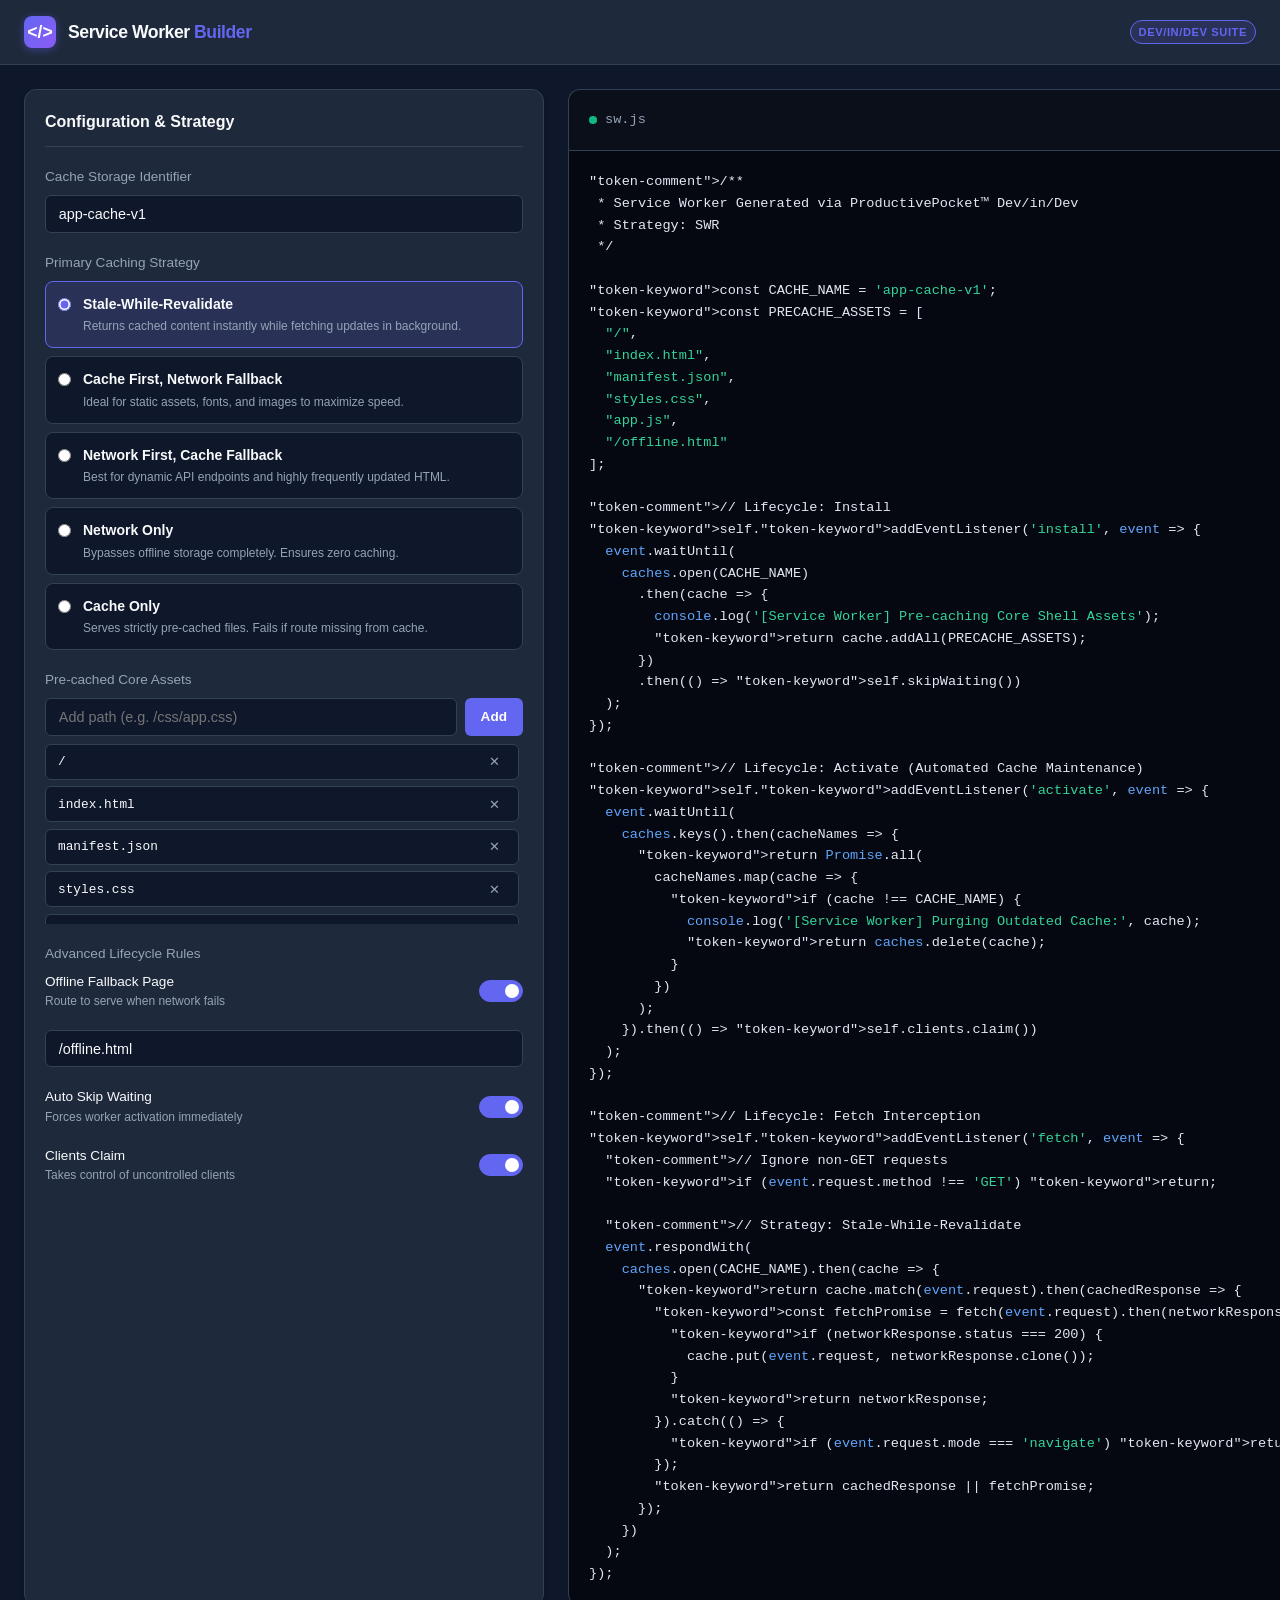
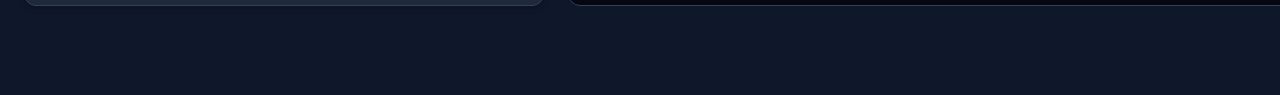
<file: SWBuilder.html>
<!DOCTYPE html>
<html lang="en">
<head>
  <meta charset="UTF-8">
  <meta name="viewport" content="width=device-width, initial-scale=1.0">
  <title>Service Worker Builder | ProductivePocket™ Dev/in/Dev</title>
  <style>
    :root {
      --bg-dark: #0f172a;
      --bg-card: #1e293b;
      --bg-card-hover: #334155;
      --border-color: #334155;
      --text-main: #f8fafc;
      --text-muted: #94a3b8;
      --primary: #6366f1;
      --primary-hover: #4f46e5;
      --primary-alpha: rgba(99, 102, 241, 0.15);
      --accent: #10b981;
      --accent-hover: #059669;
      --danger: #ef4444;
      --danger-hover: #dc2626;
      --font-sans: -apple-system, BlinkMacSystemFont, "Segoe UI", Roboto, Helvetica, Arial, sans-serif;
      --font-mono: ui-monospace, SFMono-Regular, Menlo, Monaco, Consolas, "Liberation Mono", "Courier New", monospace;
    }

    * {
      box-sizing: border-box;
      margin: 0;
      padding: 0;
    }

    body {
      background-color: var(--bg-dark);
      color: var(--text-main);
      font-family: var(--font-sans);
      line-height: 1.5;
      min-height: 100vh;
      display: flex;
      flex-direction: column;
    }

    header {
      background-color: var(--bg-card);
      border-bottom: 1px solid var(--border-color);
      padding: 1rem 1.5rem;
      display: flex;
      justify-content: space-between;
      align-items: center;
      position: sticky;
      top: 0;
      z-index: 50;
    }

    .brand {
      display: flex;
      align-items: center;
      gap: 0.75rem;
    }

    .brand-icon {
      width: 32px;
      height: 32px;
      background: linear-gradient(135deg, var(--primary), #8b5cf6);
      border-radius: 8px;
      display: flex;
      align-items: center;
      justify-content: center;
      font-weight: bold;
      color: #fff;
      font-size: 1.1rem;
      box-shadow: 0 2px 8px rgba(99, 102, 241, 0.4);
    }

    .brand-text {
      font-size: 1.1rem;
      font-weight: 700;
      letter-spacing: -0.025em;
    }

    .brand-text span {
      color: var(--primary);
    }

    .badge {
      background-color: var(--primary-alpha);
      color: var(--primary);
      border: 1px solid var(--primary);
      font-size: 0.7rem;
      font-weight: 600;
      padding: 0.15rem 0.5rem;
      border-radius: 9999px;
      text-transform: uppercase;
      letter-spacing: 0.05em;
    }

    .app-container {
      display: grid;
      grid-template-columns: 1fr;
      gap: 1.5rem;
      padding: 1.5rem;
      flex: 1;
      max-width: 1600px;
      margin: 0 auto;
      width: 100%;
    }

    @media (min-width: 1024px) {
      .app-container {
        grid-template-columns: 480px 1fr;
      }
    }

    @media (min-width: 1280px) {
      .app-container {
        grid-template-columns: 520px 1fr;
      }
    }

    .card {
      background-color: var(--bg-card);
      border: 1px solid var(--border-color);
      border-radius: 12px;
      padding: 1.25rem;
      display: flex;
      flex-direction: column;
      gap: 1.25rem;
      box-shadow: 0 4px 6px -1px rgba(0, 0, 0, 0.1), 0 2px 4px -1px rgba(0, 0, 0, 0.06);
    }

    .card-title {
      font-size: 1rem;
      font-weight: 600;
      color: var(--text-main);
      display: flex;
      align-items: center;
      justify-content: space-between;
      border-bottom: 1px solid var(--border-color);
      padding-bottom: 0.75rem;
    }

    .form-group {
      display: flex;
      flex-direction: column;
      gap: 0.5rem;
    }

    label {
      font-size: 0.85rem;
      font-weight: 500;
      color: var(--text-muted);
    }

    input[type="text"], select {
      background-color: var(--bg-dark);
      border: 1px solid var(--border-color);
      color: var(--text-main);
      padding: 0.6rem 0.8rem;
      border-radius: 6px;
      font-family: inherit;
      font-size: 0.9rem;
      outline: none;
      transition: border-color 0.2s;
      width: 100%;
    }

    input[type="text"]:focus, select:focus {
      border-color: var(--primary);
      box-shadow: 0 0 0 2px var(--primary-alpha);
    }

    .strategy-grid {
      display: flex;
      flex-direction: column;
      gap: 0.5rem;
    }

    .strategy-card {
      border: 1px solid var(--border-color);
      border-radius: 8px;
      padding: 0.75rem;
      background-color: var(--bg-dark);
      cursor: pointer;
      transition: all 0.2s;
      display: flex;
      align-items: flex-start;
      gap: 0.75rem;
    }

    .strategy-card:hover {
      border-color: var(--primary);
      background-color: var(--bg-card-hover);
    }

    .strategy-card.selected {
      border-color: var(--primary);
      background-color: var(--primary-alpha);
    }

    .strategy-card input[type="radio"] {
      margin-top: 0.25rem;
      accent-color: var(--primary);
    }

    .strategy-info {
      display: flex;
      flex-direction: column;
    }

    .strategy-name {
      font-size: 0.875rem;
      font-weight: 600;
      color: var(--text-main);
    }

    .strategy-desc {
      font-size: 0.75rem;
      color: var(--text-muted);
      margin-top: 0.15rem;
    }

    .asset-input-group {
      display: flex;
      gap: 0.5rem;
    }

    .btn {
      background-color: var(--primary);
      color: #fff;
      border: none;
      padding: 0.6rem 1rem;
      border-radius: 6px;
      font-weight: 600;
      font-size: 0.85rem;
      cursor: pointer;
      transition: background-color 0.2s, transform 0.1s;
      display: inline-flex;
      align-items: center;
      justify-content: center;
      gap: 0.4rem;
    }

    .btn:hover {
      background-color: var(--primary-hover);
    }

    .btn:active {
      transform: scale(0.98);
    }

    .btn-secondary {
      background-color: var(--bg-dark);
      border: 1px solid var(--border-color);
      color: var(--text-main);
    }

    .btn-secondary:hover {
      background-color: var(--bg-card-hover);
    }

    .btn-accent {
      background-color: var(--accent);
    }

    .btn-accent:hover {
      background-color: var(--accent-hover);
    }

    .btn-danger-sm {
      background-color: transparent;
      color: var(--text-muted);
      border: none;
      padding: 0.2rem 0.4rem;
      border-radius: 4px;
      cursor: pointer;
      font-size: 0.8rem;
    }

    .btn-danger-sm:hover {
      color: var(--danger);
      background-color: rgba(239, 68, 68, 0.1);
    }

    .asset-list {
      display: flex;
      flex-direction: column;
      gap: 0.4rem;
      max-height: 180px;
      overflow-y: auto;
      padding-right: 0.25rem;
    }

    .asset-item {
      display: flex;
      align-items: center;
      justify-content: space-between;
      background-color: var(--bg-dark);
      border: 1px solid var(--border-color);
      padding: 0.4rem 0.75rem;
      border-radius: 6px;
      font-family: var(--font-mono);
      font-size: 0.8rem;
    }

    .toggle-group {
      display: flex;
      align-items: center;
      justify-content: space-between;
    }

    .toggle-switch {
      position: relative;
      display: inline-block;
      width: 44px;
      height: 22px;
    }

    .toggle-switch input {
      opacity: 0;
      width: 0;
      height: 0;
    }

    .slider {
      position: absolute;
      cursor: pointer;
      top: 0;
      left: 0;
      right: 0;
      bottom: 0;
      background-color: var(--bg-dark);
      border: 1px solid var(--border-color);
      transition: .2s;
      border-radius: 22px;
    }

    .slider:before {
      position: absolute;
      content: "";
      height: 14px;
      width: 14px;
      left: 3px;
      bottom: 3px;
      background-color: var(--text-muted);
      transition: .2s;
      border-radius: 50%;
    }

    input:checked + .slider {
      background-color: var(--primary);
      border-color: var(--primary);
    }

    input:checked + .slider:before {
      transform: translateX(22px);
      background-color: #fff;
    }

    .preview-container {
      display: flex;
      flex-direction: column;
      height: 100%;
      min-height: 500px;
    }

    .code-header {
      display: flex;
      justify-content: space-between;
      align-items: center;
      background-color: #0b0f19;
      padding: 0.75rem 1.25rem;
      border-top-left-radius: 12px;
      border-top-right-radius: 12px;
      border: 1px solid var(--border-color);
      border-bottom: none;
    }

    .code-title {
      font-family: var(--font-mono);
      font-size: 0.85rem;
      color: var(--text-muted);
      display: flex;
      align-items: center;
      gap: 0.5rem;
    }

    .code-title-dot {
      width: 8px;
      height: 8px;
      background-color: var(--accent);
      border-radius: 50%;
    }

    .code-actions {
      display: flex;
      gap: 0.5rem;
    }

    .code-wrapper {
      background-color: #050811;
      border: 1px solid var(--border-color);
      border-bottom-left-radius: 12px;
      border-bottom-right-radius: 12px;
      padding: 1.25rem;
      flex: 1;
      overflow-x: auto;
      position: relative;
    }

    pre {
      margin: 0;
      font-family: var(--font-mono);
      font-size: 0.85rem;
      line-height: 1.6;
      color: #e2e8f0;
      white-space: pre;
    }

    /* Custom Syntax Highlighting */
    .token-comment { color: #64748b; font-style: italic; }
    .token-keyword { color: #f472b6; font-weight: 600; }
    .token-string { color: #34d399; }
    .token-function { color: #60a5fa; }
    .token-operator { color: #93c5fd; }
    .token-variable { color: #f8fafc; }

    .toast {
      position: fixed;
      bottom: 2rem;
      right: 2rem;
      background-color: var(--accent);
      color: #fff;
      padding: 0.75rem 1.25rem;
      border-radius: 8px;
      font-weight: 600;
      font-size: 0.875rem;
      box-shadow: 0 10px 15px -3px rgba(0, 0, 0, 0.3);
      display: flex;
      align-items: center;
      gap: 0.5rem;
      transform: translateY(100px);
      opacity: 0;
      transition: all 0.3s cubic-bezier(0.68, -0.55, 0.265, 1.55);
      z-index: 100;
    }

    .toast.show {
      transform: translateY(0);
      opacity: 1;
    }
  </style>
</head>
<body>

  <header>
    <div class="brand">
      <div class="brand-icon">&lt;/&gt;</div>
      <div class="brand-text">Service Worker <span>Builder</span></div>
    </div>
    <div class="badge">Dev/in/Dev Suite</div>
  </header>

  <main class="app-container">
    
    <!-- Left Pane: Controls -->
    <div class="card">
      <div class="card-title">
        <span>Configuration & Strategy</span>
      </div>

      <!-- Cache Name Input -->
      <div class="form-group">
        <label for="cacheName">Cache Storage Identifier</label>
        <input type="text" id="cacheName" value="app-cache-v1" placeholder="e.g. my-app-v1">
      </div>

      <!-- Strategy Selector -->
      <div class="form-group">
        <label>Primary Caching Strategy</label>
        <div class="strategy-grid">
          
          <label class="strategy-card selected" id="strat-swr">
            <input type="radio" name="strategy" value="swr" checked>
            <div class="strategy-info">
              <span class="strategy-name">Stale-While-Revalidate</span>
              <span class="strategy-desc">Returns cached content instantly while fetching updates in background.</span>
            </div>
          </label>

          <label class="strategy-card" id="strat-cache-first">
            <input type="radio" name="strategy" value="cache-first">
            <div class="strategy-info">
              <span class="strategy-name">Cache First, Network Fallback</span>
              <span class="strategy-desc">Ideal for static assets, fonts, and images to maximize speed.</span>
            </div>
          </label>

          <label class="strategy-card" id="strat-network-first">
            <input type="radio" name="strategy" value="network-first">
            <div class="strategy-info">
              <span class="strategy-name">Network First, Cache Fallback</span>
              <span class="strategy-desc">Best for dynamic API endpoints and highly frequently updated HTML.</span>
            </div>
          </label>

          <label class="strategy-card" id="strat-network-only">
            <input type="radio" name="strategy" value="network-only">
            <div class="strategy-info">
              <span class="strategy-name">Network Only</span>
              <span class="strategy-desc">Bypasses offline storage completely. Ensures zero caching.</span>
            </div>
          </label>

          <label class="strategy-card" id="strat-cache-only">
            <input type="radio" name="strategy" value="cache-only">
            <div class="strategy-info">
              <span class="strategy-name">Cache Only</span>
              <span class="strategy-desc">Serves strictly pre-cached files. Fails if route missing from cache.</span>
            </div>
          </label>

        </div>
      </div>

      <!-- Core Shell Assets Manager -->
      <div class="form-group">
        <label>Pre-cached Core Assets</label>
        <div class="asset-input-group">
          <input type="text" id="assetInput" placeholder="Add path (e.g. /css/app.css)">
          <button type="button" class="btn" id="addAssetBtn">Add</button>
        </div>
        <div class="asset-list" id="assetListContainer">
          <!-- Assets rendered dynamically -->
        </div>
      </div>

      <!-- Advanced Features -->
      <div class="form-group">
        <label>Advanced Lifecycle Rules</label>
        
        <div class="toggle-group" style="margin-bottom: 0.75rem;">
          <div>
            <div style="font-size: 0.85rem; font-weight: 500;">Offline Fallback Page</div>
            <div style="font-size: 0.75rem; color: var(--text-muted);">Route to serve when network fails</div>
          </div>
          <label class="toggle-switch">
            <input type="checkbox" id="toggleFallback" checked>
            <span class="slider"></span>
          </label>
        </div>

        <input type="text" id="fallbackRoute" value="/offline.html" placeholder="e.g. /offline.html">

        <div class="toggle-group" style="margin-top: 0.75rem;">
          <div>
            <div style="font-size: 0.85rem; font-weight: 500;">Auto Skip Waiting</div>
            <div style="font-size: 0.75rem; color: var(--text-muted);">Forces worker activation immediately</div>
          </div>
          <label class="toggle-switch">
            <input type="checkbox" id="toggleSkipWaiting" checked>
            <span class="slider"></span>
          </label>
        </div>

        <div class="toggle-group" style="margin-top: 0.75rem;">
          <div>
            <div style="font-size: 0.85rem; font-weight: 500;">Clients Claim</div>
            <div style="font-size: 0.75rem; color: var(--text-muted);">Takes control of uncontrolled clients</div>
          </div>
          <label class="toggle-switch">
            <input type="checkbox" id="toggleClientsClaim" checked>
            <span class="slider"></span>
          </label>
        </div>

      </div>

    </div>

    <!-- Right Pane: Live Script Preview -->
    <div class="preview-container">
      <div class="code-header">
        <div class="code-title">
          <span class="code-title-dot"></span>
          sw.js
        </div>
        <div class="code-actions">
          <button class="btn btn-secondary" id="copyBtn">
            Copy Script
          </button>
          <button class="btn btn-accent" id="downloadBtn">
            Download sw.js
          </button>
        </div>
      </div>
      <div class="code-wrapper">
        <pre><code id="codeOutput"></code></pre>
      </div>
    </div>

  </main>

  <!-- Toast Notification -->
  <div class="toast" id="toastNotification">
    <span>Action completed successfully!</span>
  </div>

  <script>
    // Initial State Variables
    let assets = ['/', 'index.html', 'manifest.json', 'styles.css', 'app.js'];

    // UI Element References
    const cacheNameInput = document.getElementById('cacheName');
    const assetInput = document.getElementById('assetInput');
    const addAssetBtn = document.getElementById('addAssetBtn');
    const assetListContainer = document.getElementById('assetListContainer');
    const toggleFallback = document.getElementById('toggleFallback');
    const fallbackRouteInput = document.getElementById('fallbackRoute');
    const toggleSkipWaiting = document.getElementById('toggleSkipWaiting');
    const toggleClientsClaim = document.getElementById('toggleClientsClaim');
    const codeOutput = document.getElementById('codeOutput');
    const copyBtn = document.getElementById('copyBtn');
    const downloadBtn = document.getElementById('downloadBtn');
    const toast = document.getElementById('toastNotification');

    // Strategy Option Handlers
    const strategyCards = document.querySelectorAll('.strategy-card');

    strategyCards.forEach(card => {
      card.addEventListener('click', () => {
        strategyCards.forEach(c => c.classList.remove('selected'));
        card.classList.add('selected');
        const radio = card.querySelector('input[type="radio"]');
        radio.checked = true;
        renderCode();
      });
    });

    // Asset List Actions
    function renderAssets() {
      assetListContainer.innerHTML = '';
      assets.forEach((asset, index) => {
        const item = document.createElement('div');
        item.className = 'asset-item';
        item.innerHTML = `
          <span>${escapeHtml(asset)}</span>
          <button class="btn-danger-sm" onclick="removeAsset(${index})">✕</button>
        `;
        assetListContainer.appendChild(item);
      });
      renderCode();
    }

    function addAsset() {
      const val = assetInput.value.trim();
      if (val && !assets.includes(val)) {
        assets.push(val);
        assetInput.value = '';
        renderAssets();
      }
    }

    function removeAsset(index) {
      assets.splice(index, 1);
      renderAssets();
    }

    addAssetBtn.addEventListener('click', addAsset);
    assetInput.addEventListener('keypress', (e) => {
      if (e.key === 'Enter') addAsset();
    });

    // Helper HTML Escaper
    function escapeHtml(str) {
      return str.replace(/&/g, "&amp;").replace(/</g, "&lt;").replace(/>/g, "&gt;");
    }

    // Toggle Fallback Route Field
    toggleFallback.addEventListener('change', () => {
      fallbackRouteInput.style.display = toggleFallback.checked ? 'block' : 'none';
      renderCode();
    });

    // Dynamic Event Listeners for inputs
    [cacheNameInput, fallbackRouteInput, toggleSkipWaiting, toggleClientsClaim].forEach(element => {
      element.addEventListener('input', renderCode);
      element.addEventListener('change', renderCode);
    });

    function generateServiceWorkerJS() {
      const cacheName = cacheNameInput.value.trim() || 'app-cache-v1';
      const strategy = document.querySelector('input[name="strategy"]:checked').value;
      const enableFallback = toggleFallback.checked;
      const fallbackRoute = fallbackRouteInput.value.trim() || '/offline.html';
      const skipWaiting = toggleSkipWaiting.checked;
      const clientsClaim = toggleClientsClaim.checked;

      let combinedAssets = [...assets];
      if (enableFallback && fallbackRoute && !combinedAssets.includes(fallbackRoute)) {
        combinedAssets.push(fallbackRoute);
      }

      const assetsFormatted = JSON.stringify(combinedAssets, null, 2);

      let fetchLogic = '';

      switch (strategy) {
        case 'swr':
          fetchLogic = `// Strategy: Stale-While-Revalidate
  event.respondWith(
    caches.open(CACHE_NAME).then(cache => {
      return cache.match(event.request).then(cachedResponse => {
        const fetchPromise = fetch(event.request).then(networkResponse => {
          if (networkResponse.status === 200) {
            cache.put(event.request, networkResponse.clone());
          }
          return networkResponse;
        }).catch(() => {
          ${enableFallback ? `if (event.request.mode === 'navigate') return caches.match('${fallbackRoute}');` : ''}
        });
        return cachedResponse || fetchPromise;
      });
    })
  );`;
          break;

        case 'cache-first':
          fetchLogic = `// Strategy: Cache First, Network Fallback
  event.respondWith(
    caches.match(event.request).then(response => {
      if (response) {
        return response;
      }
      return fetch(event.request).then(networkResponse => {
        if (!networkResponse || networkResponse.status !== 200 || networkResponse.type !== 'basic') {
          return networkResponse;
        }
        const responseToCache = networkResponse.clone();
        caches.open(CACHE_NAME).then(cache => {
          cache.put(event.request, responseToCache);
        });
        return networkResponse;
      }).catch(() => {
        ${enableFallback ? `if (event.request.mode === 'navigate') return caches.match('${fallbackRoute}');` : ''}
      });
    })
  );`;
          break;

        case 'network-first':
          fetchLogic = `// Strategy: Network First, Cache Fallback
  event.respondWith(
    fetch(event.request).then(networkResponse => {
      if (networkResponse.status === 200) {
        const responseToCache = networkResponse.clone();
        caches.open(CACHE_NAME).then(cache => {
          cache.put(event.request, responseToCache);
        });
      }
      return networkResponse;
    }).catch(() => {
      return caches.match(event.request).then(cachedResponse => {
        if (cachedResponse) {
          return cachedResponse;
        }
        ${enableFallback ? `if (event.request.mode === 'navigate') return caches.match('${fallbackRoute}');` : ''}
      });
    })
  );`;
          break;

        case 'network-only':
          fetchLogic = `// Strategy: Network Only
  event.respondWith(
    fetch(event.request).catch(() => {
      ${enableFallback ? `if (event.request.mode === 'navigate') return caches.match('${fallbackRoute}');` : ''}
    })
  );`;
          break;

        case 'cache-only':
          fetchLogic = `// Strategy: Cache Only
  event.respondWith(
    caches.match(event.request).then(response => {
      if (response) return response;
      ${enableFallback ? `if (event.request.mode === 'navigate') return caches.match('${fallbackRoute}');` : ''}
    })
  );`;
          break;
      }

      return `/**
 * Service Worker Generated via ProductivePocket™ Dev/in/Dev
 * Strategy: ${strategy.toUpperCase()}
 */

const CACHE_NAME = '${cacheName}';
const PRECACHE_ASSETS = ${assetsFormatted};

// Lifecycle: Install
self.addEventListener('install', event => {
  event.waitUntil(
    caches.open(CACHE_NAME)
      .then(cache => {
        console.log('[Service Worker] Pre-caching Core Shell Assets');
        return cache.addAll(PRECACHE_ASSETS);
      })
      ${skipWaiting ? '.then(() => self.skipWaiting())' : ''}
  );
});

// Lifecycle: Activate (Automated Cache Maintenance)
self.addEventListener('activate', event => {
  event.waitUntil(
    caches.keys().then(cacheNames => {
      return Promise.all(
        cacheNames.map(cache => {
          if (cache !== CACHE_NAME) {
            console.log('[Service Worker] Purging Outdated Cache:', cache);
            return caches.delete(cache);
          }
        })
      );
    })${clientsClaim ? '.then(() => self.clients.claim())' : ''}
  );
});

// Lifecycle: Fetch Interception
self.addEventListener('fetch', event => {
  // Ignore non-GET requests
  if (event.request.method !== 'GET') return;

  ${fetchLogic}
});`;
    }

    function syntaxHighlight(code) {
      return escapeHtml(code)
        .replace(/(\/\/.+)/g, '<span class="token-comment">$1</span>')
        .replace(/(\/\*[\s\S]*?\*\/)/g, '<span class="token-comment">$1</span>')
        .replace(/\b(const|let|var|function|return|if|else|self|addEventListener)\b/g, '<span class="token-keyword">$1</span>')
        .replace(/(['"].*?['"])/g, '<span class="token-string">$1</span>')
        .replace(/\b(console|caches|event|Promise)\b/g, '<span class="token-function">$1</span>');
    }

    function renderCode() {
      const rawCode = generateServiceWorkerJS();
      codeOutput.innerHTML = syntaxHighlight(rawCode);
    }

    function showToast(message) {
      toast.querySelector('span').innerText = message;
      toast.classList.add('show');
      setTimeout(() => {
        toast.classList.remove('show');
      }, 2500);
    }

    copyBtn.addEventListener('click', () => {
      const code = generateServiceWorkerJS();
      
      // Fallback copy strategy
      const textarea = document.createElement('textarea');
      textarea.value = code;
      document.body.appendChild(textarea);
      textarea.select();
      try {
        document.execCommand('copy');
        showToast('Script copied to clipboard!');
      } catch (err) {
        showToast('Failed to copy code');
      }
      document.body.removeChild(textarea);
    });

    downloadBtn.addEventListener('click', () => {
      const code = generateServiceWorkerJS();
      const blob = new Blob([code], { type: 'application/javascript' });
      const url = URL.createObjectURL(blob);
      const a = document.createElement('a');
      a.href = url;
      a.download = 'sw.js';
      document.body.appendChild(a);
      a.click();
      document.body.removeChild(a);
      URL.revokeObjectURL(url);
      showToast('Downloading sw.js...');
    });

    // Initialize View
    renderAssets();
  </script>
</body>
</html>
</file>
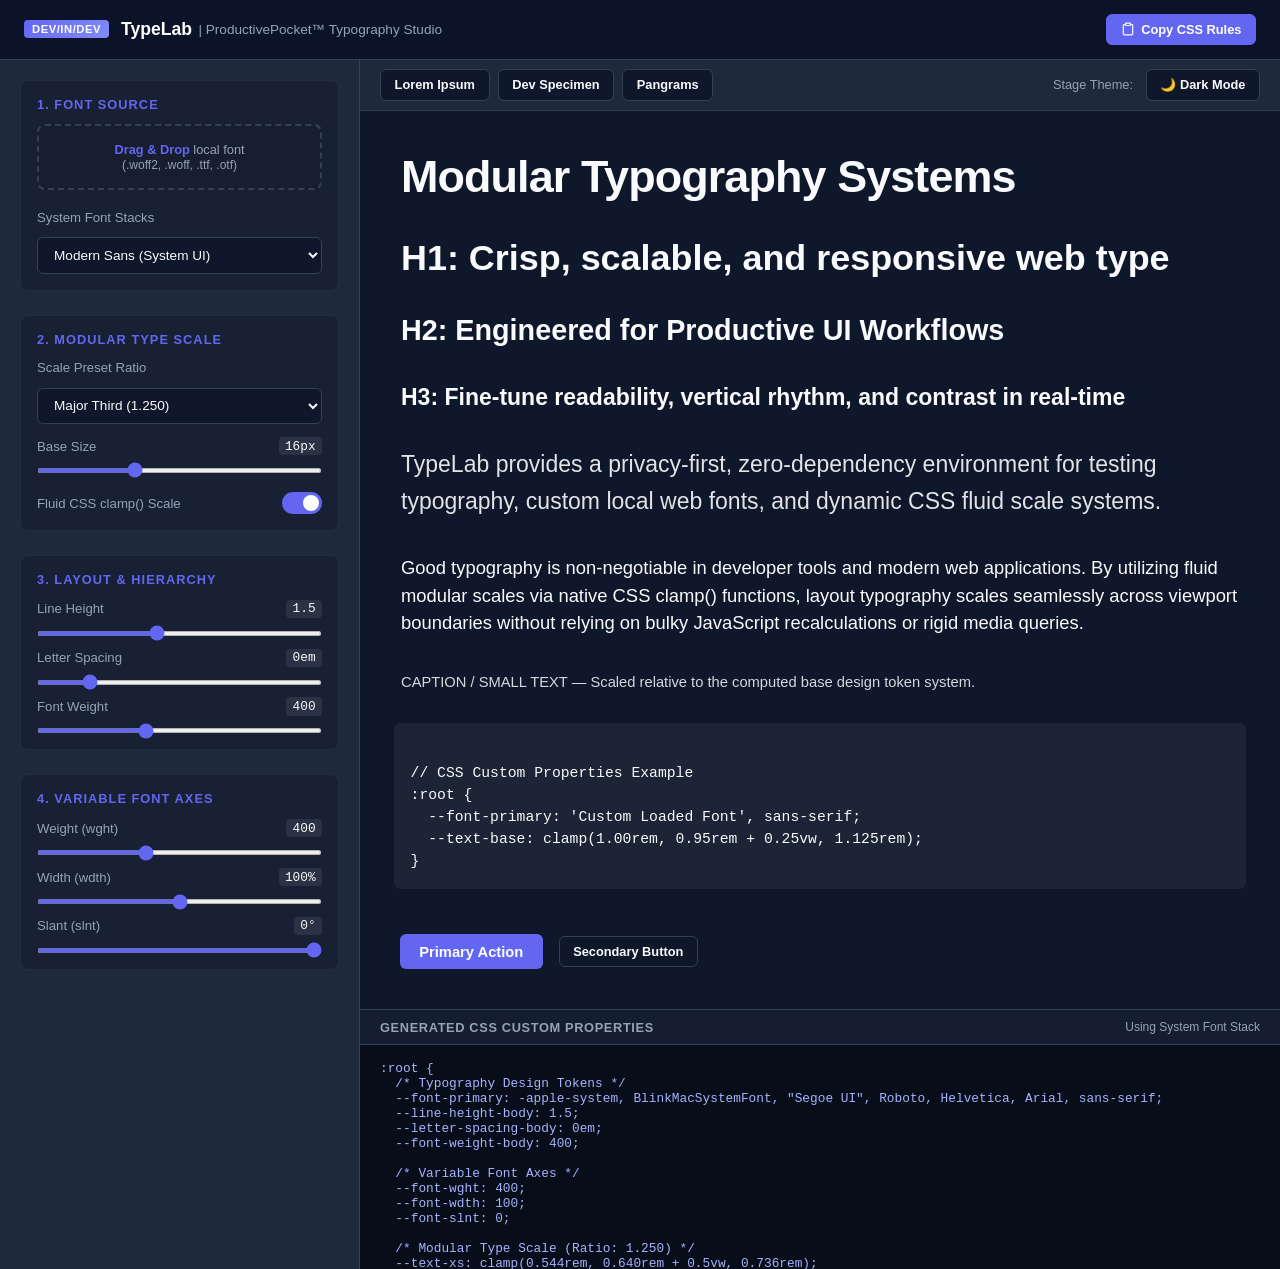
<file: TypeLab.html>
<!DOCTYPE html>
<html lang="en">
<head>
    <meta charset="UTF-8">
    <meta name="viewport" content="width=device-width, initial-scale=1.0">
    <title>TypeLab — Typography Studio & Modular Scale Testing Lab</title>
    <style>
        /* CSS Reset & Custom Properties */
        *, *::before, *::after {
            box-sizing: border-box;
            margin: 0;
            padding: 0;
        }

        :root {
            --bg-main: #0f172a;
            --bg-card: #1e293b;
            --bg-card-hover: #334155;
            --border-color: #334155;
            --text-main: #f8fafc;
            --text-muted: #94a3b8;
            --accent: #6366f1;
            --accent-hover: #4f46e5;
            --accent-light: rgba(99, 102, 241, 0.15);
            --success: #10b981;
            
            /* Calculated Dynamic Type Variables */
            --font-family-primary: -apple-system, BlinkMacSystemFont, "Segoe UI", Roboto, Helvetica, Arial, sans-serif;
            --base-size: 16px;
            --scale-ratio: 1.25;
            --font-weight: 400;
            --line-height: 1.5;
            --letter-spacing: 0em;
            
            /* Font Axes */
            --font-wght: 400;
            --font-wdth: 100;
            --font-slnt: 0;
            --font-ital: 0;

            /* Calculated Modular Sizes */
            --text-xs: 0.8rem;
            --text-sm: 0.9rem;
            --text-base: 1rem;
            --text-h3: 1.25rem;
            --text-h2: 1.563rem;
            --text-h1: 1.953rem;
            --text-display: 2.441rem;
        }

        body {
            background-color: var(--bg-main);
            color: var(--text-main);
            font-family: -apple-system, BlinkMacSystemFont, "Segoe UI", Roboto, Oxygen, Ubuntu, Cantarell, sans-serif;
            min-height: 100vh;
            display: flex;
            flex-direction: column;
            overflow-x: hidden;
        }

        /* Header Bar */
        header {
            background-color: #0b1329;
            border-bottom: 1px solid var(--border-color);
            padding: 0.85rem 1.5rem;
            display: flex;
            align-items: center;
            justify-content: space-between;
            z-index: 20;
        }

        .brand {
            display: flex;
            align-items: center;
            gap: 0.75rem;
        }

        .brand-badge {
            background: linear-gradient(135deg, var(--accent), #818cf8);
            color: #fff;
            font-size: 0.7rem;
            font-weight: 800;
            padding: 0.2rem 0.5rem;
            border-radius: 4px;
            letter-spacing: 0.05em;
            text-transform: uppercase;
        }

        .brand-title {
            font-size: 1.1rem;
            font-weight: 700;
            color: #fff;
            display: flex;
            align-items: center;
            gap: 0.4rem;
        }

        .brand-sub {
            color: var(--text-muted);
            font-weight: 400;
            font-size: 0.85rem;
        }

        .header-actions {
            display: flex;
            align-items: center;
            gap: 0.75rem;
        }

        /* Main Workspace Layout */
        .workspace {
            display: grid;
            grid-template-columns: 360px 1fr;
            flex: 1;
            height: calc(100vh - 57px);
            overflow: hidden;
        }

        @media (max-width: 900px) {
            .workspace {
                grid-template-columns: 1fr;
                height: auto;
                overflow: visible;
            }
        }

        /* Control Panel Sidebar */
        .sidebar {
            background-color: var(--bg-card);
            border-right: 1px solid var(--border-color);
            overflow-y: auto;
            padding: 1.25rem;
            display: flex;
            flex-direction: column;
            gap: 1.5rem;
        }

        .control-group {
            display: flex;
            flex-direction: column;
            gap: 0.8rem;
            background: rgba(15, 23, 42, 0.4);
            padding: 1rem;
            border-radius: 8px;
            border: 1px solid rgba(255, 255, 255, 0.05);
        }

        .control-group-title {
            font-size: 0.8rem;
            text-transform: uppercase;
            letter-spacing: 0.08em;
            color: var(--accent);
            font-weight: 700;
            display: flex;
            justify-content: space-between;
            align-items: center;
        }

        /* Form Controls */
        label {
            font-size: 0.825rem;
            color: var(--text-muted);
            display: flex;
            justify-content: space-between;
            align-items: center;
        }

        .value-badge {
            color: var(--text-main);
            font-family: monospace;
            font-size: 0.8rem;
            background: rgba(255, 255, 255, 0.08);
            padding: 0.1rem 0.4rem;
            border-radius: 4px;
        }

        select, input[type="text"] {
            width: 100%;
            background: var(--bg-main);
            border: 1px solid var(--border-color);
            color: var(--text-main);
            padding: 0.55rem 0.75rem;
            border-radius: 6px;
            font-size: 0.85rem;
            outline: none;
            transition: border-color 0.2s;
        }

        select:focus, input[type="text"]:focus {
            border-color: var(--accent);
        }

        /* File Drop Zone */
        .drop-zone {
            border: 2px dashed var(--border-color);
            border-radius: 8px;
            padding: 1rem;
            text-align: center;
            cursor: pointer;
            transition: all 0.2s ease;
            background: rgba(15, 23, 42, 0.2);
        }

        .drop-zone:hover, .drop-zone.drag-over {
            border-color: var(--accent);
            background: var(--accent-light);
        }

        .drop-zone-text {
            font-size: 0.8rem;
            color: var(--text-muted);
        }

        .drop-zone-text strong {
            color: var(--accent);
        }

        /* Sliders */
        input[type="range"] {
            width: 100%;
            height: 5px;
            background: var(--border-color);
            border-radius: 3px;
            outline: none;
            accent-color: var(--accent);
            cursor: pointer;
        }

        /* Toggle Switches */
        .toggle-row {
            display: flex;
            align-items: center;
            justify-content: space-between;
            cursor: pointer;
        }

        .switch {
            position: relative;
            display: inline-block;
            width: 40px;
            height: 22px;
        }

        .switch input {
            opacity: 0;
            width: 0;
            height: 0;
        }

        .slider {
            position: absolute;
            cursor: pointer;
            top: 0; left: 0; right: 0; bottom: 0;
            background-color: var(--border-color);
            transition: .2s;
            border-radius: 22px;
        }

        .slider:before {
            position: absolute;
            content: "";
            height: 16px;
            width: 16px;
            left: 3px;
            bottom: 3px;
            background-color: white;
            transition: .2s;
            border-radius: 50%;
        }

        input:checked + .slider {
            background-color: var(--accent);
        }

        input:checked + .slider:before {
            transform: translateX(18px);
        }

        /* Live Preview Stage */
        .stage-container {
            display: flex;
            flex-direction: column;
            overflow: hidden;
            background-color: #0b1329;
        }

        .stage-toolbar {
            background: var(--bg-card);
            border-bottom: 1px solid var(--border-color);
            padding: 0.6rem 1.25rem;
            display: flex;
            justify-content: space-between;
            align-items: center;
            gap: 1rem;
            flex-wrap: wrap;
        }

        .btn {
            background: var(--bg-main);
            color: var(--text-main);
            border: 1px solid var(--border-color);
            padding: 0.45rem 0.85rem;
            border-radius: 6px;
            font-size: 0.8rem;
            font-weight: 600;
            cursor: pointer;
            display: inline-flex;
            align-items: center;
            gap: 0.4rem;
            transition: all 0.2s;
        }

        .btn:hover {
            border-color: var(--accent);
            color: var(--accent);
        }

        .btn-primary {
            background: var(--accent);
            color: #fff;
            border-color: var(--accent);
        }

        .btn-primary:hover {
            background: var(--accent-hover);
            color: #fff;
        }

        .stage-viewport {
            flex: 1;
            overflow-y: auto;
            padding: 2.5rem;
            transition: background-color 0.3s, color 0.3s;
        }

        /* Specimen Stage Themes */
        .stage-viewport.theme-dark {
            background-color: #0f172a;
            color: #f8fafc;
        }

        .stage-viewport.theme-light {
            background-color: #f8fafc;
            color: #0f172a;
        }

        /* Live Specimen Elements */
        .specimen-wrapper {
            max-width: 900px;
            margin: 0 auto;
            display: flex;
            flex-direction: column;
            gap: 2rem;
            font-family: var(--font-family-primary);
            font-size: var(--base-size);
            line-height: var(--line-height);
            letter-spacing: var(--letter-spacing);
            font-weight: var(--font-weight);
            font-variation-settings: "wght" var(--font-wght), "wdth" var(--font-wdth), "slnt" var(--font-slnt), "ital" var(--font-ital);
        }

        .editable {
            outline: none;
            border: 1px transparent dashed;
            border-radius: 4px;
            padding: 0.2rem 0.4rem;
            margin: -0.2rem -0.4rem;
            transition: border-color 0.2s;
        }

        .editable:hover, .editable:focus {
            border-color: rgba(99, 102, 241, 0.4);
        }

        .specimen-display {
            font-size: var(--text-display);
            font-weight: 800;
            line-height: 1.1;
            letter-spacing: -0.02em;
        }

        .specimen-h1 {
            font-size: var(--text-h1);
            font-weight: 700;
            line-height: 1.2;
        }

        .specimen-h2 {
            font-size: var(--text-h2);
            font-weight: 600;
            line-height: 1.25;
        }

        .specimen-h3 {
            font-size: var(--text-h3);
            font-weight: 600;
            line-height: 1.3;
        }

        .specimen-lead {
            font-size: calc(var(--text-base) * 1.25);
            line-height: 1.6;
            opacity: 0.9;
        }

        .specimen-body {
            font-size: var(--text-base);
            line-height: var(--line-height);
        }

        .specimen-small {
            font-size: var(--text-sm);
            opacity: 0.85;
        }

        .specimen-code {
            font-family: ui-monospace, SFMono-Regular, Menlo, Monaco, Consolas, monospace;
            font-size: var(--text-sm);
            background: rgba(150, 150, 150, 0.1);
            padding: 1rem;
            border-radius: 6px;
            white-space: pre-wrap;
        }

        .specimen-components {
            display: flex;
            gap: 1rem;
            align-items: center;
            flex-wrap: wrap;
            margin-top: 1rem;
        }

        .sample-btn {
            font-family: inherit;
            background: var(--accent);
            color: #fff;
            border: none;
            padding: 0.6rem 1.2rem;
            border-radius: 6px;
            font-size: var(--text-sm);
            font-weight: 600;
            cursor: pointer;
        }

        /* Scale Breakdown Drawer */
        .export-drawer {
            background-color: var(--bg-card);
            border-top: 1px solid var(--border-color);
            max-height: 260px;
            display: flex;
            flex-direction: column;
        }

        .drawer-header {
            padding: 0.6rem 1.25rem;
            background: rgba(15, 23, 42, 0.6);
            border-bottom: 1px solid var(--border-color);
            display: flex;
            justify-content: space-between;
            align-items: center;
        }

        .drawer-title {
            font-size: 0.8rem;
            font-weight: 700;
            text-transform: uppercase;
            letter-spacing: 0.05em;
            color: var(--text-muted);
        }

        .code-output {
            background-color: #080d1a;
            color: #a5b4fc;
            padding: 1rem 1.25rem;
            font-family: ui-monospace, SFMono-Regular, Menlo, Monaco, Consolas, monospace;
            font-size: 0.8rem;
            overflow-y: auto;
            white-space: pre;
            flex: 1;
        }

        /* Toast Notification */
        .toast {
            position: fixed;
            bottom: 2rem;
            right: 2rem;
            background-color: var(--success);
            color: #fff;
            padding: 0.75rem 1.25rem;
            border-radius: 6px;
            font-size: 0.85rem;
            font-weight: 600;
            box-shadow: 0 10px 15px -3px rgba(0, 0, 0, 0.3);
            transform: translateY(100px);
            opacity: 0;
            transition: all 0.3s cubic-bezier(0.68, -0.55, 0.265, 1.55);
            z-index: 100;
            display: flex;
            align-items: center;
            gap: 0.5rem;
        }

        .toast.show {
            transform: translateY(0);
            opacity: 1;
        }
    </style>
</head>
<body>

    <!-- Header Section -->
    <header>
        <div class="brand">
            <span class="brand-badge">Dev/in/Dev</span>
            <div class="brand-title">
                TypeLab <span class="brand-sub">| ProductivePocket™ Typography Studio</span>
            </div>
        </div>
        <div class="header-actions">
            <button class="btn btn-primary" id="btn-export-css">
                <svg width="14" height="14" viewBox="0 0 24 24" fill="none" stroke="currentColor" stroke-width="2"><path d="M16 4h2a2 2 0 0 1 2 2v14a2 2 0 0 1-2 2H6a2 2 0 0 1-2-2V6a2 2 0 0 1 2-2h2"></path><rect x="8" y="2" width="8" height="4" rx="1" ry="1"></rect></svg>
                Copy CSS Rules
            </button>
        </div>
    </header>

    <!-- Main Workspace -->
    <div class="workspace">
        
        <!-- Sidebar Controls -->
        <aside class="sidebar">

            <!-- Font Source -->
            <div class="control-group">
                <div class="control-group-title">1. Font Source</div>
                
                <!-- Drag and Drop Zone -->
                <div class="drop-zone" id="drop-zone">
                    <div class="drop-zone-text">
                        <strong>Drag & Drop</strong> local font<br>
                        <span style="font-size:0.75rem;">(.woff2, .woff, .ttf, .otf)</span>
                    </div>
                    <input type="file" id="font-file-input" accept=".woff2,.woff,.ttf,.otf" style="display: none;">
                </div>

                <label style="margin-top:0.4rem;">System Font Stacks</label>
                <select id="select-system-stack">
                    <option value='-apple-system, BlinkMacSystemFont, "Segoe UI", Roboto, Helvetica, Arial, sans-serif'>Modern Sans (System UI)</option>
                    <option value='Inter, "SF Pro Display", -apple-system, sans-serif'>Neo-Grotesque</option>
                    <option value='Georgia, Cambria, "Times New Roman", Times, serif'>Editorial Serif</option>
                    <option value='"Merriweather", "Book Antiqua", Palatino, serif'>Humanist Serif</option>
                    <option value='"SF Mono", Monaco, Consolas, "Liberation Mono", monospace'>Monospace Tech</option>
                    <option value='Impact, "Arial Black", sans-serif'>Modern Display / Heavy</option>
                </select>
            </div>

            <!-- Type Scale Generator -->
            <div class="control-group">
                <div class="control-group-title">2. Modular Type Scale</div>
                
                <label>Scale Preset Ratio</label>
                <select id="select-scale-ratio">
                    <option value="1.067">Minor Second (1.067)</option>
                    <option value="1.125">Major Second (1.125)</option>
                    <option value="1.200">Minor Third (1.200)</option>
                    <option value="1.250" selected>Major Third (1.250)</option>
                    <option value="1.333">Perfect Fourth (1.333)</option>
                    <option value="1.414">Augmented Fourth (1.414)</option>
                    <option value="1.500">Perfect Fifth (1.500)</option>
                    <option value="1.618">Golden Ratio (1.618)</option>
                </select>

                <label>Base Size <span class="value-badge" id="val-base-size">16px</span></label>
                <input type="range" id="input-base-size" min="12" max="24" value="16" step="1">

                <div class="toggle-row" style="margin-top: 0.4rem;">
                    <span style="font-size:0.825rem; color: var(--text-muted);">Fluid CSS clamp() Scale</span>
                    <label class="switch">
                        <input type="checkbox" id="toggle-fluid-type" checked>
                        <span class="slider"></span>
                    </label>
                </div>
            </div>

            <!-- Global Type Properties -->
            <div class="control-group">
                <div class="control-group-title">3. Layout & Hierarchy</div>
                
                <label>Line Height <span class="value-badge" id="val-line-height">1.5</span></label>
                <input type="range" id="input-line-height" min="1.0" max="2.2" value="1.5" step="0.05">

                <label>Letter Spacing <span class="value-badge" id="val-letter-spacing">0em</span></label>
                <input type="range" id="input-letter-spacing" min="-0.05" max="0.25" value="0" step="0.005">

                <label>Font Weight <span class="value-badge" id="val-font-weight">400</span></label>
                <input type="range" id="input-font-weight" min="100" max="900" value="400" step="100">
            </div>

            <!-- Variable Font Axes -->
            <div class="control-group">
                <div class="control-group-title">4. Variable Font Axes</div>
                
                <label>Weight (wght) <span class="value-badge" id="val-axis-wght">400</span></label>
                <input type="range" id="axis-wght" min="100" max="900" value="400" step="1">

                <label>Width (wdth) <span class="value-badge" id="val-axis-wdth">100%</span></label>
                <input type="range" id="axis-wdth" min="50" max="150" value="100" step="1">

                <label>Slant (slnt) <span class="value-badge" id="val-axis-slnt">0°</span></label>
                <input type="range" id="axis-slnt" min="-15" max="0" value="0" step="1">
            </div>

        </aside>

        <!-- Live Preview Stage -->
        <main class="stage-container">
            
            <!-- Stage Top Toolbar -->
            <div class="stage-toolbar">
                <div style="display: flex; gap: 0.5rem;">
                    <button class="btn" id="btn-preset-lorem">Lorem Ipsum</button>
                    <button class="btn" id="btn-preset-dev">Dev Specimen</button>
                    <button class="btn" id="btn-preset-pangram">Pangrams</button>
                </div>

                <div style="display: flex; align-items: center; gap: 0.8rem;">
                    <span style="font-size:0.8rem; color:var(--text-muted);">Stage Theme:</span>
                    <button class="btn" id="btn-theme-toggle">🌙 Dark Mode</button>
                </div>
            </div>

            <!-- Editable Specimen Stage -->
            <div class="stage-viewport theme-dark" id="stage-viewport">
                <div class="specimen-wrapper">
                    
                    <div class="editable specimen-display" contenteditable="true" id="spec-display">
                        Modular Typography Systems
                    </div>

                    <div class="editable specimen-h1" contenteditable="true" id="spec-h1">
                        H1: Crisp, scalable, and responsive web type
                    </div>

                    <div class="editable specimen-h2" contenteditable="true" id="spec-h2">
                        H2: Engineered for Productive UI Workflows
                    </div>

                    <div class="editable specimen-h3" contenteditable="true" id="spec-h3">
                        H3: Fine-tune readability, vertical rhythm, and contrast in real-time
                    </div>

                    <div class="editable specimen-lead" contenteditable="true" id="spec-lead">
                        TypeLab provides a privacy-first, zero-dependency environment for testing typography, custom local web fonts, and dynamic CSS fluid scale systems.
                    </div>

                    <div class="editable specimen-body" contenteditable="true" id="spec-body">
                        Good typography is non-negotiable in developer tools and modern web applications. By utilizing fluid modular scales via native CSS clamp() functions, layout typography scales seamlessly across viewport boundaries without relying on bulky JavaScript recalculations or rigid media queries.
                    </div>

                    <div class="editable specimen-small" contenteditable="true" id="spec-small">
                        CAPTION / SMALL TEXT — Scaled relative to the computed base design token system.
                    </div>

                    <div class="specimen-code editable" contenteditable="true">
// CSS Custom Properties Example
:root {
  --font-primary: 'Custom Loaded Font', sans-serif;
  --text-base: clamp(1.00rem, 0.95rem + 0.25vw, 1.125rem);
}</div>

                    <div class="specimen-components">
                        <button class="sample-btn">Primary Action</button>
                        <button class="btn">Secondary Button</button>
                    </div>

                </div>
            </div>

            <!-- CSS Export Drawer -->
            <div class="export-drawer">
                <div class="drawer-header">
                    <span class="drawer-title">Generated CSS Custom Properties</span>
                    <span style="font-size:0.75rem; color:var(--text-muted);" id="font-status-label">Using System Font Stack</span>
                </div>
                <pre class="code-output" id="css-output-block"></pre>
            </div>

        </main>

    </div>

    <!-- Toast Notification -->
    <div class="toast" id="toast">
        <svg width="18" height="18" viewBox="0 0 24 24" fill="none" stroke="currentColor" stroke-width="2.5"><polyline points="20 6 9 17 4 12"></polyline></svg>
        <span>CSS Snippet copied to clipboard!</span>
    </div>

    <!-- Application Logic -->
    <script>
        document.addEventListener('DOMContentLoaded', () => {

            // DOM Element References
            const root = document.documentElement;
            const dropZone = document.getElementById('drop-zone');
            const fontFileInput = document.getElementById('font-file-input');
            const selectSystemStack = document.getElementById('select-system-stack');
            const selectScaleRatio = document.getElementById('select-scale-ratio');
            const inputBaseSize = document.getElementById('input-base-size');
            const toggleFluidType = document.getElementById('toggle-fluid-type');
            const inputLineHeight = document.getElementById('input-line-height');
            const inputLetterSpacing = document.getElementById('input-letter-spacing');
            const inputFontWeight = document.getElementById('input-font-weight');
            
            // Axis Controls
            const axisWght = document.getElementById('axis-wght');
            const axisWdth = document.getElementById('axis-wdth');
            const axisSlnt = document.getElementById('axis-slnt');

            // UI Badges
            const valBaseSize = document.getElementById('val-base-size');
            const valLineHeight = document.getElementById('val-line-height');
            const valLetterSpacing = document.getElementById('val-letter-spacing');
            const valFontWeight = document.getElementById('val-font-weight');
            const valAxisWght = document.getElementById('val-axis-wght');
            const valAxisWdth = document.getElementById('val-axis-wdth');
            const valAxisSlnt = document.getElementById('val-axis-slnt');

            // Stage Controls
            const stageViewport = document.getElementById('stage-viewport');
            const btnThemeToggle = document.getElementById('btn-theme-toggle');
            const cssOutputBlock = document.getElementById('css-output-block');
            const btnExportCss = document.getElementById('btn-export-css');
            const toast = document.getElementById('toast');
            const fontStatusLabel = document.getElementById('font-status-label');

            // State Tracking
            let customFontFaceRule = '';
            let customFontFamilyName = '';

            // Update Calculations & CSS Variables
            function updateTypography() {
                const baseSize = parseInt(inputBaseSize.value, 10);
                const ratio = parseFloat(selectScaleRatio.value);
                const lineHeight = inputLineHeight.value;
                const letterSpacing = inputLetterSpacing.value + 'em';
                const fontWeight = inputFontWeight.value;
                const isFluid = toggleFluidType.checked;

                // Update Badges
                valBaseSize.textContent = baseSize + 'px';
                valLineHeight.textContent = lineHeight;
                valLetterSpacing.textContent = letterSpacing;
                valFontWeight.textContent = fontWeight;
                valAxisWght.textContent = axisWght.value;
                valAxisWdth.textContent = axisWdth.value + '%';
                valAxisSlnt.textContent = axisSlnt.value + '°';

                // Calculate Steps
                const xs = (baseSize / Math.pow(ratio, 2)).toFixed(2);
                const sm = (baseSize / ratio).toFixed(2);
                const base = baseSize;
                const h3 = (baseSize * ratio).toFixed(2);
                const h2 = (baseSize * Math.pow(ratio, 2)).toFixed(2);
                const h1 = (baseSize * Math.pow(ratio, 3)).toFixed(2);
                const display = (baseSize * Math.pow(ratio, 4)).toFixed(2);

                // Helper to format clamp or rem
                const formatVal = (pxVal) => {
                    const remVal = (pxVal / 16).toFixed(3);
                    if (!isFluid) return `${remVal}rem`;
                    const minRem = (remVal * 0.85).toFixed(3);
                    const maxRem = (remVal * 1.15).toFixed(3);
                    return `clamp(${minRem}rem, ${remVal}rem + 0.5vw, ${maxRem}rem)`;
                };

                // Apply Variables to Root Stage
                root.style.setProperty('--base-size', `${baseSize}px`);
                root.style.setProperty('--line-height', lineHeight);
                root.style.setProperty('--letter-spacing', letterSpacing);
                root.style.setProperty('--font-weight', fontWeight);
                root.style.setProperty('--font-wght', axisWght.value);
                root.style.setProperty('--font-wdth', axisWdth.value);
                root.style.setProperty('--font-slnt', axisSlnt.value);

                root.style.setProperty('--text-xs', formatVal(xs));
                root.style.setProperty('--text-sm', formatVal(sm));
                root.style.setProperty('--text-base', formatVal(base));
                root.style.setProperty('--text-h3', formatVal(h3));
                root.style.setProperty('--text-h2', formatVal(h2));
                root.style.setProperty('--text-h1', formatVal(h1));
                root.style.setProperty('--text-display', formatVal(display));

                // Font Family Selection
                const selectedFont = customFontFamilyName ? `'${customFontFamilyName}', sans-serif` : selectSystemStack.value;
                root.style.setProperty('--font-family-primary', selectedFont);

                // Output CSS Snippet Block
                generateCSSOutput(selectedFont, {
                    xs: formatVal(xs),
                    sm: formatVal(sm),
                    base: formatVal(base),
                    h3: formatVal(h3),
                    h2: formatVal(h2),
                    h1: formatVal(h1),
                    display: formatVal(display),
                    lineHeight,
                    letterSpacing,
                    fontWeight,
                    wght: axisWght.value,
                    wdth: axisWdth.value,
                    slnt: axisSlnt.value
                });
            }

            // Generate Copyable CSS Block
            function generateCSSOutput(fontFamily, scale) {
                let css = '';
                if (customFontFaceRule) {
                    css += `/* Local Uploaded Font Face */\n${customFontFaceRule}\n\n`;
                }

                css += `:root {\n`;
                css += `  /* Typography Design Tokens */\n`;
                css += `  --font-primary: ${fontFamily};\n`;
                css += `  --line-height-body: ${scale.lineHeight};\n`;
                css += `  --letter-spacing-body: ${scale.letterSpacing};\n`;
                css += `  --font-weight-body: ${scale.fontWeight};\n\n`;

                css += `  /* Variable Font Axes */\n`;
                css += `  --font-wght: ${scale.wght};\n`;
                css += `  --font-wdth: ${scale.wdth};\n`;
                css += `  --font-slnt: ${scale.slnt};\n\n`;

                css += `  /* Modular Type Scale (Ratio: ${selectScaleRatio.value}) */\n`;
                css += `  --text-xs: ${scale.xs};\n`;
                css += `  --text-sm: ${scale.sm};\n`;
                css += `  --text-base: ${scale.base};\n`;
                css += `  --text-h3: ${scale.h3};\n`;
                css += `  --text-h2: ${scale.h2};\n`;
                css += `  --text-h1: ${scale.h1};\n`;
                css += `  --text-display: ${scale.display};\n`;
                css += `}`;

                cssOutputBlock.textContent = css;
            }

            // Handle Font Upload via FontFace API
            function handleFontFile(file) {
                if (!file) return;

                const fontName = file.name.split('.')[0].replace(/[^a-zA-Z0-9]/g, '_');
                const reader = new FileReader();

                reader.onload = function (e) {
                    const buffer = e.target.result;
                    const fontFace = new FontFace(fontName, buffer);

                    fontFace.load().then((loadedFont) => {
                        document.fonts.add(loadedFont);
                        customFontFamilyName = fontName;
                        customFontFaceRule = `@font-face {\n  font-family: '${fontName}';\n  src: url('${file.name}') format('woff2');\n  font-display: swap;\n}`;
                        
                        fontStatusLabel.textContent = `Active: ${file.name}`;
                        fontStatusLabel.style.color = '#10b981';
                        
                        updateTypography();
                        showToast(`Loaded font: ${file.name}`);
                    }).catch((err) => {
                        alert('Error loading font file: ' + err.message);
                    });
                };

                reader.readAsArrayBuffer(file);
            }

            // Drag and Drop Event Listeners
            dropZone.addEventListener('click', () => fontFileInput.click());

            dropZone.addEventListener('dragover', (e) => {
                e.preventDefault();
                dropZone.classList.add('drag-over');
            });

            dropZone.addEventListener('dragleave', () => dropZone.classList.remove('drag-over'));

            dropZone.addEventListener('drop', (e) => {
                e.preventDefault();
                dropZone.classList.remove('drag-over');
                if (e.dataTransfer.files.length) {
                    handleFontFile(e.dataTransfer.files[0]);
                }
            });

            fontFileInput.addEventListener('change', (e) => {
                if (e.target.files.length) {
                    handleFontFile(e.target.files[0]);
                }
            });

            // Preset Controls
            selectSystemStack.addEventListener('change', () => {
                customFontFamilyName = '';
                customFontFaceRule = '';
                fontStatusLabel.textContent = 'Using System Font Stack';
                fontStatusLabel.style.color = 'var(--text-muted)';
                updateTypography();
            });

            [selectScaleRatio, inputBaseSize, toggleFluidType, inputLineHeight, inputLetterSpacing, inputFontWeight, axisWght, axisWdth, axisSlnt]
                .forEach(element => element.addEventListener('input', updateTypography));

            // Theme Toggle
            btnThemeToggle.addEventListener('click', () => {
                if (stageViewport.classList.contains('theme-dark')) {
                    stageViewport.classList.remove('theme-dark');
                    stageViewport.classList.add('theme-light');
                    btnThemeToggle.textContent = '☀️ Light Mode';
                } else {
                    stageViewport.classList.remove('theme-light');
                    stageViewport.classList.add('theme-dark');
                    btnThemeToggle.textContent = '🌙 Dark Mode';
                }
            });

            // Toast Alert Helper
            function showToast(msg) {
                if (msg) toast.querySelector('span').textContent = msg;
                toast.classList.add('show');
                setTimeout(() => toast.classList.remove('show'), 2500);
            }

            // Copy CSS Block
            btnExportCss.addEventListener('click', () => {
                const codeText = cssOutputBlock.textContent;
                
                // Native fallback clipboard handler
                const textarea = document.createElement('textarea');
                textarea.value = codeText;
                document.body.appendChild(textarea);
                textarea.select();
                document.execCommand('copy');
                document.body.removeChild(textarea);

                showToast('CSS Snippet copied to clipboard!');
            });

            // Specimen Content Preset Loaders
            document.getElementById('btn-preset-lorem').addEventListener('click', () => {
                document.getElementById('spec-display').textContent = 'Lorem Ipsum Dolor';
                document.getElementById('spec-h1').textContent = 'Consectetur adipiscing elit sed do eiusmod';
                document.getElementById('spec-lead').textContent = 'Tempor incididunt ut labore et dolore magna aliqua. Ut enim ad minim veniam.';
                document.getElementById('spec-body').textContent = 'Duis aute irure dolor in reprehenderit in voluptate velit esse cillum dolore eu fugiat nulla pariatur. Excepteur sint occaecat cupidatat non proident.';
            });

            document.getElementById('btn-preset-dev').addEventListener('click', () => {
                document.getElementById('spec-display').textContent = 'Modular Typography Systems';
                document.getElementById('spec-h1').textContent = 'H1: Crisp, scalable, and responsive web type';
                document.getElementById('spec-lead').textContent = 'TypeLab provides a privacy-first, zero-dependency environment for testing typography.';
                document.getElementById('spec-body').textContent = 'Good typography is non-negotiable in developer tools and modern web applications. By utilizing fluid modular scales via native CSS clamp() functions.';
            });

            document.getElementById('btn-preset-pangram').addEventListener('click', () => {
                document.getElementById('spec-display').textContent = 'The Quick Brown Fox';
                document.getElementById('spec-h1').textContent = 'Jumps over the lazy dog near the riverbank';
                document.getElementById('spec-lead').textContent = 'Sphinx of black quartz, judge my vow. Pack my box with five dozen liquor jugs.';
                document.getElementById('spec-body').textContent = 'How vexingly quick daft zebras jump! Two driven jocks help fax my big quiz. Quick wafting zephyrs vex bold Jim.';
            });

            // Initial Kickoff
            updateTypography();
        });
    </script>
</body>
</html>
</file>
